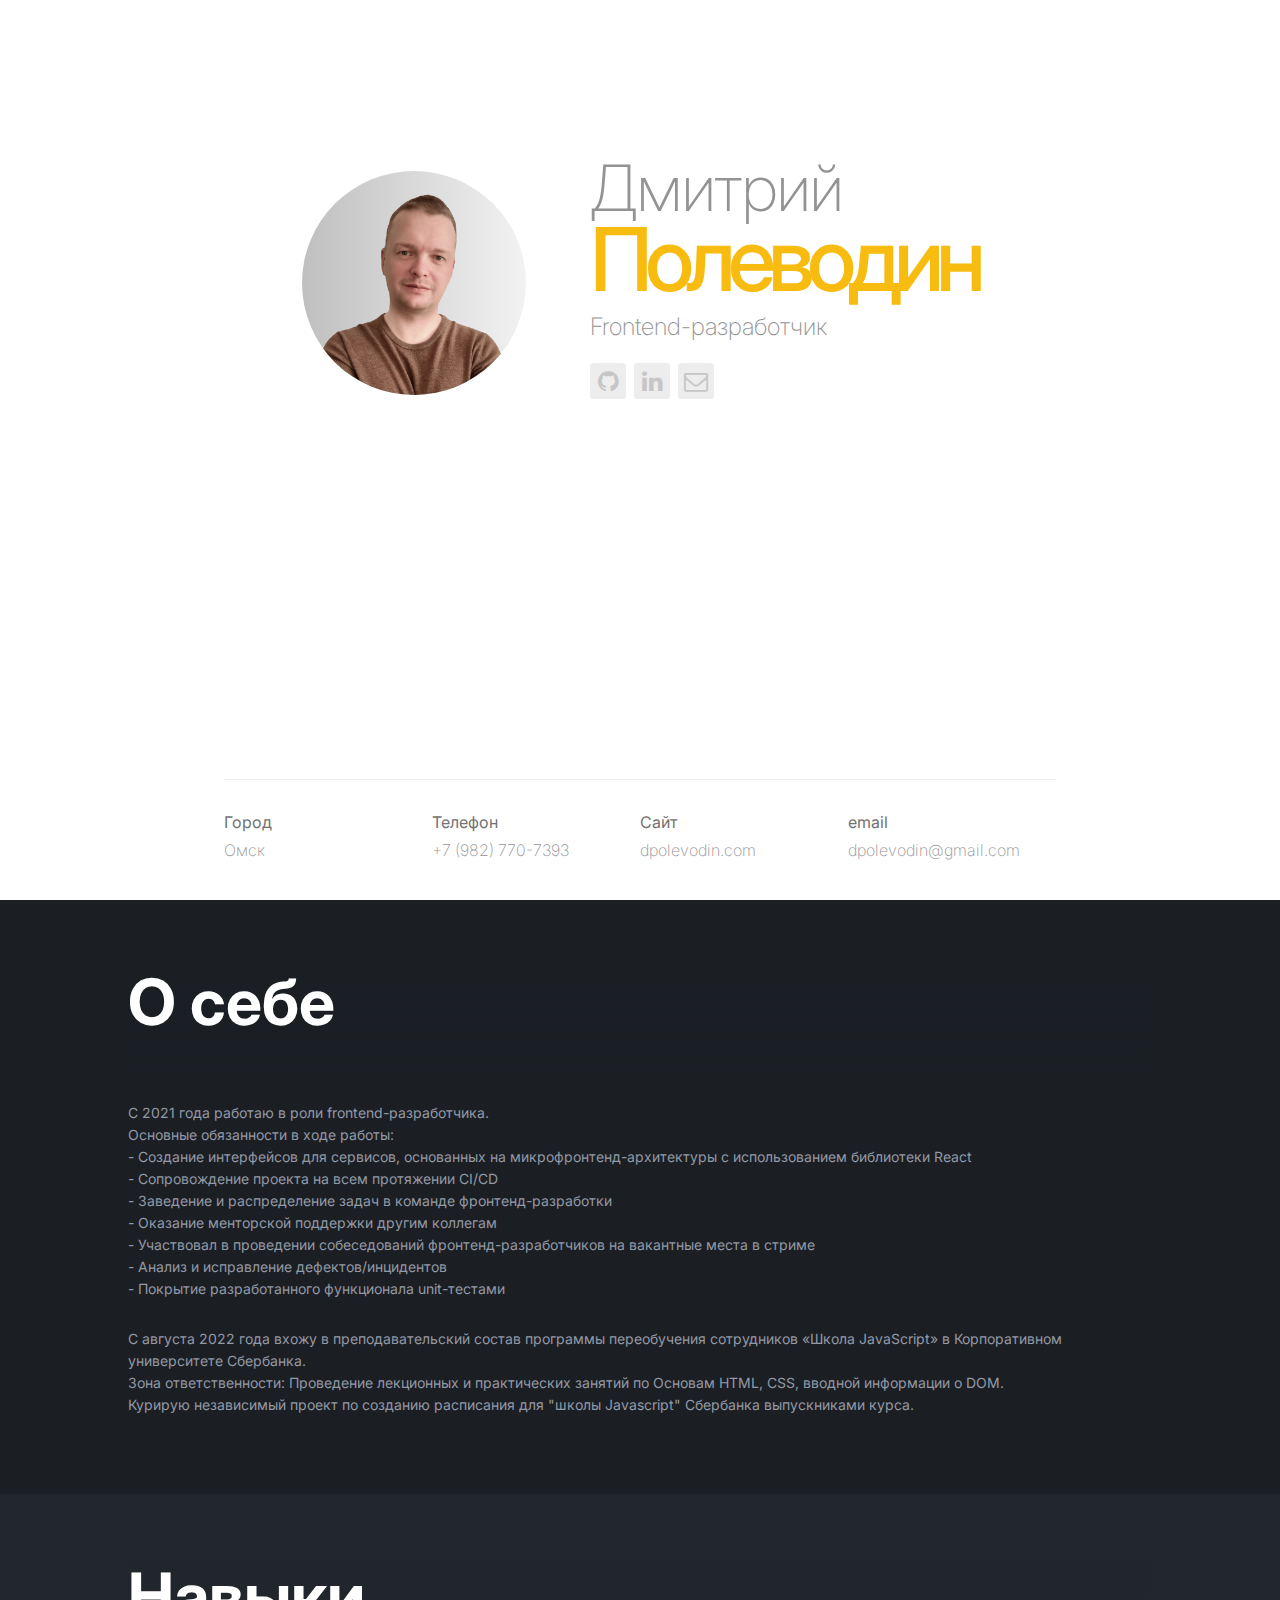
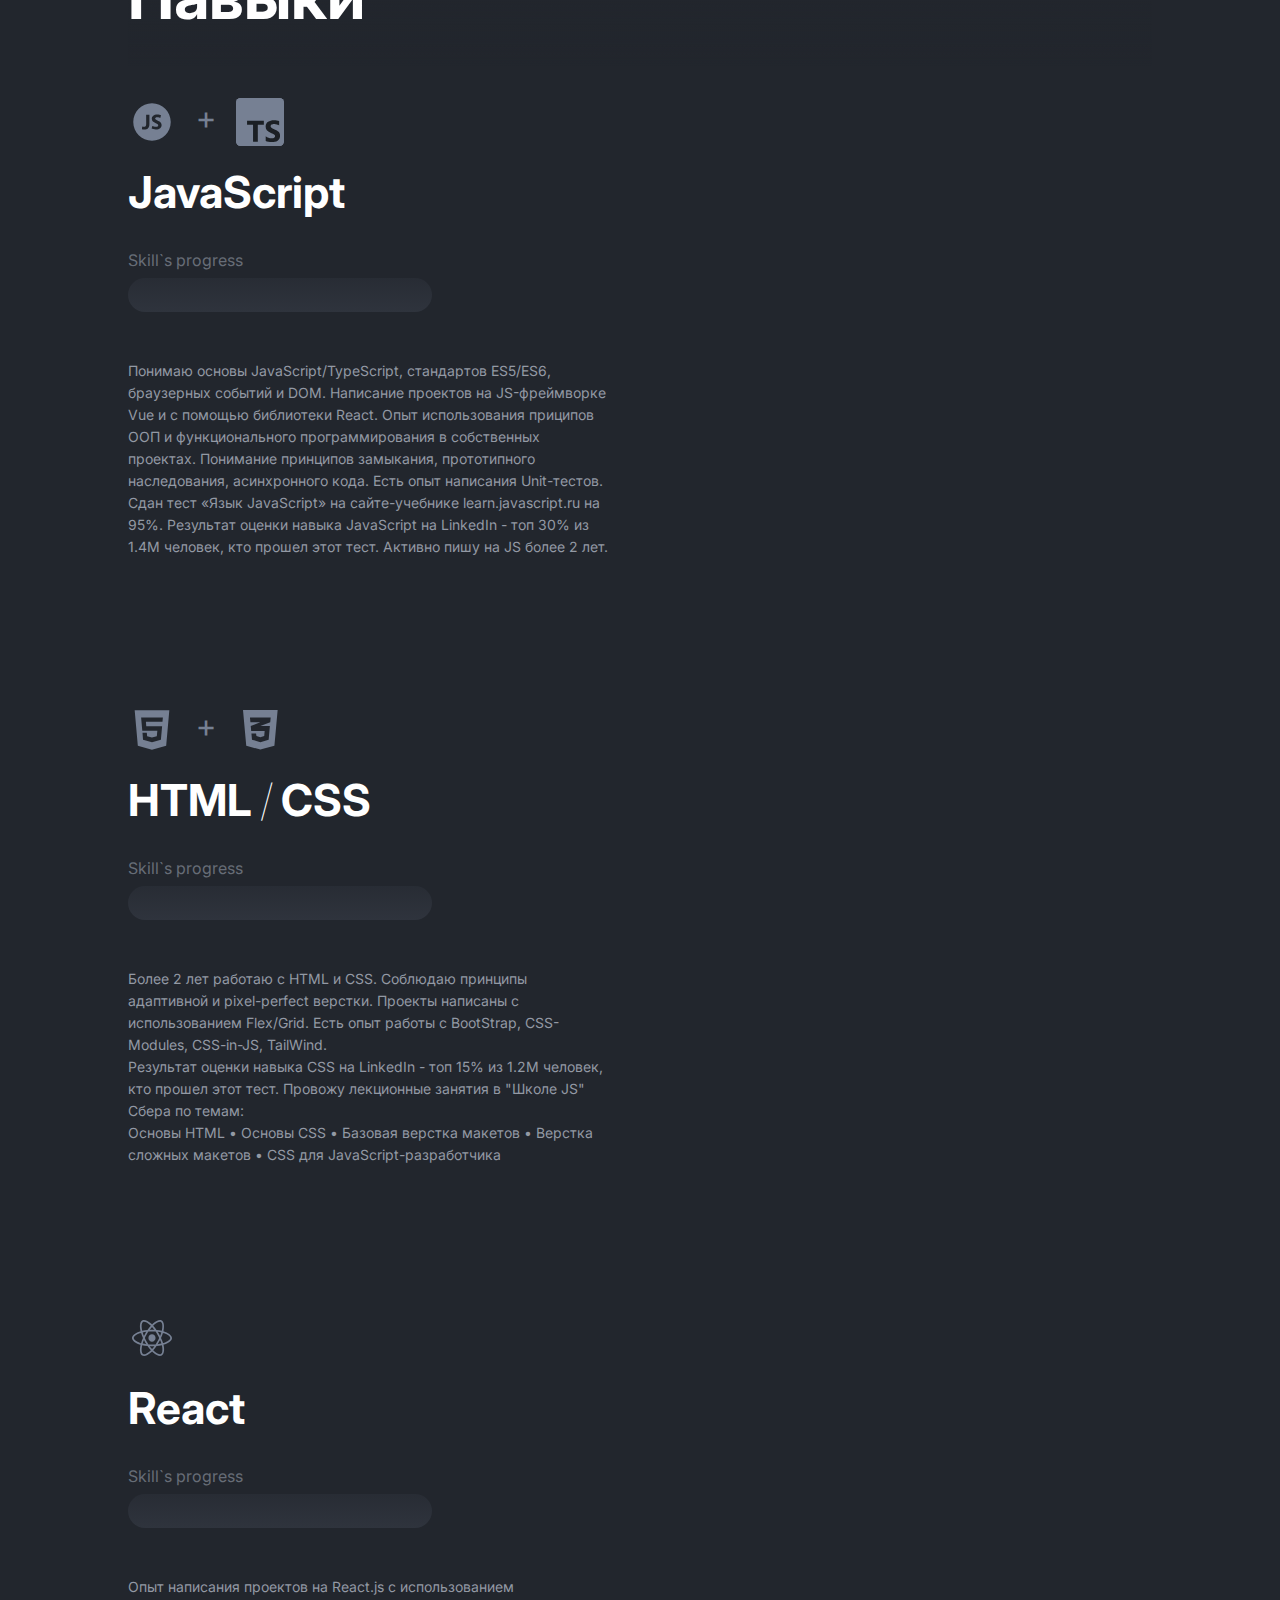
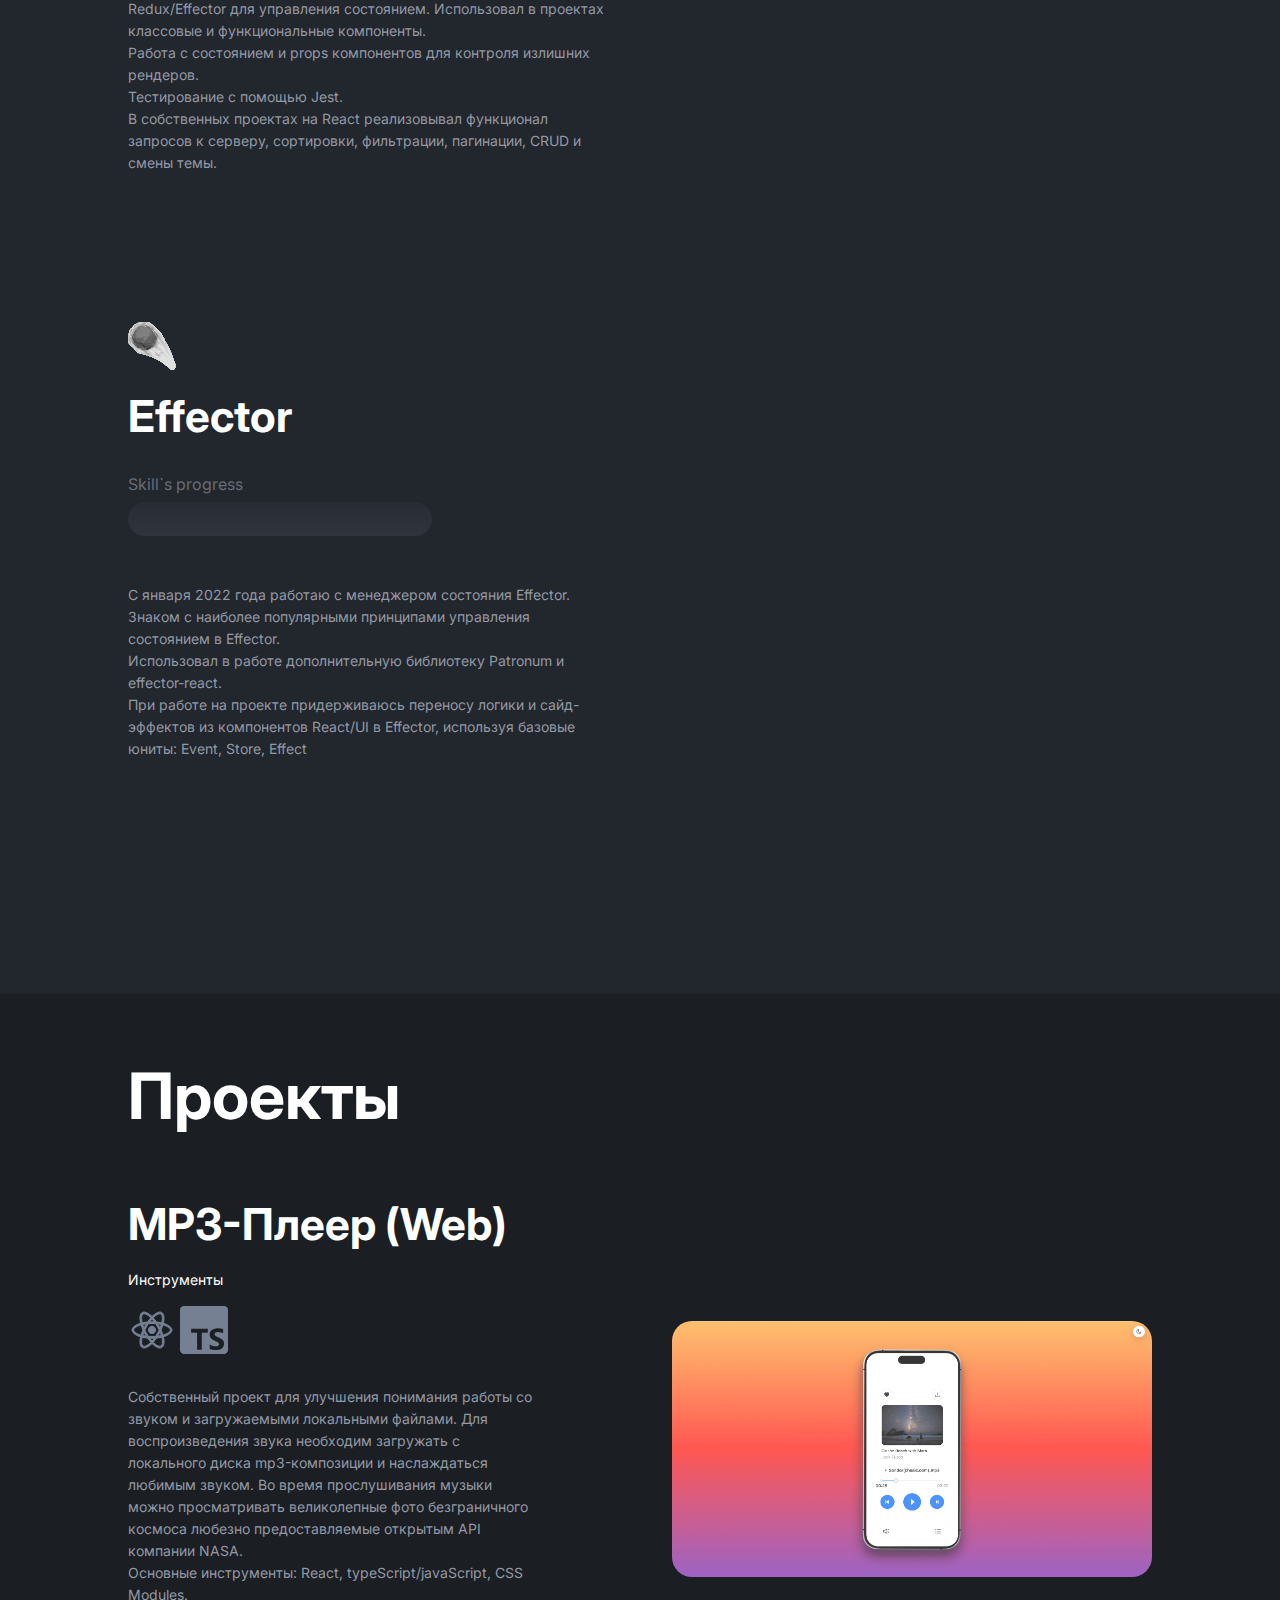
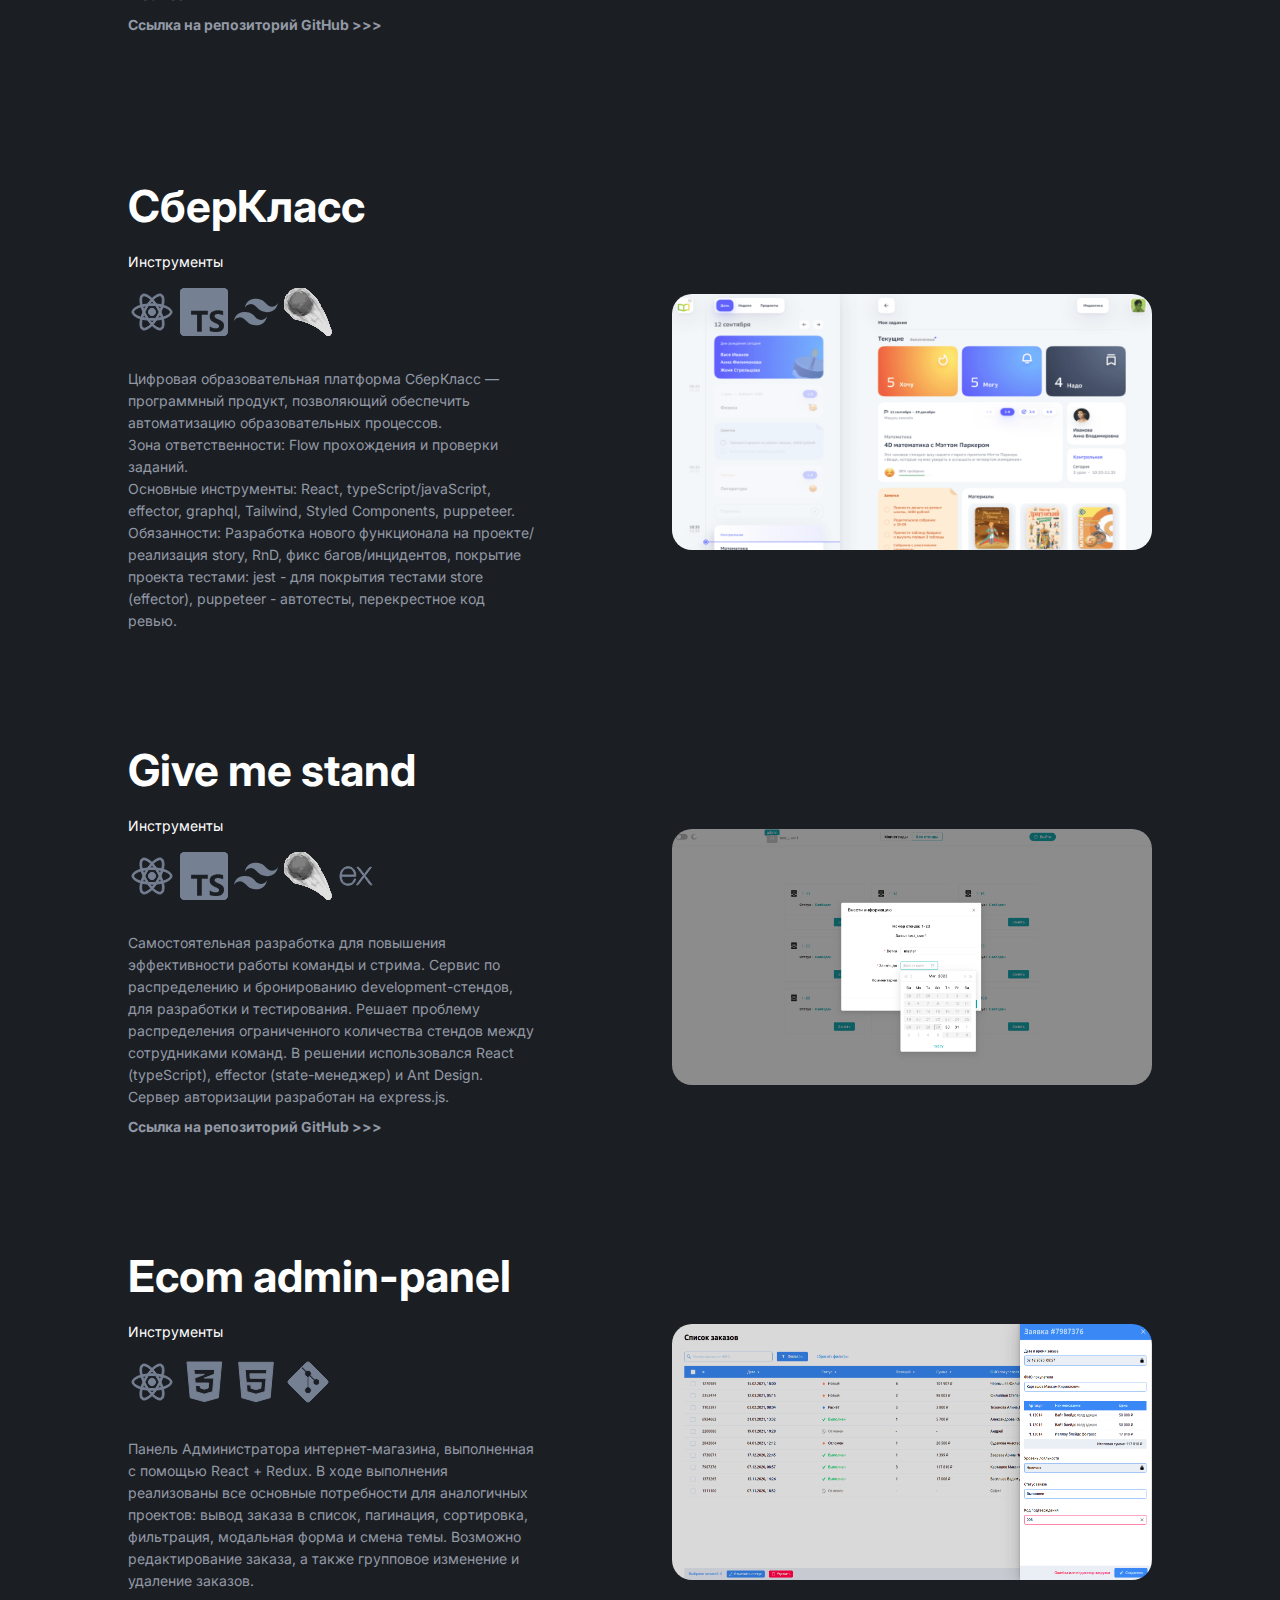
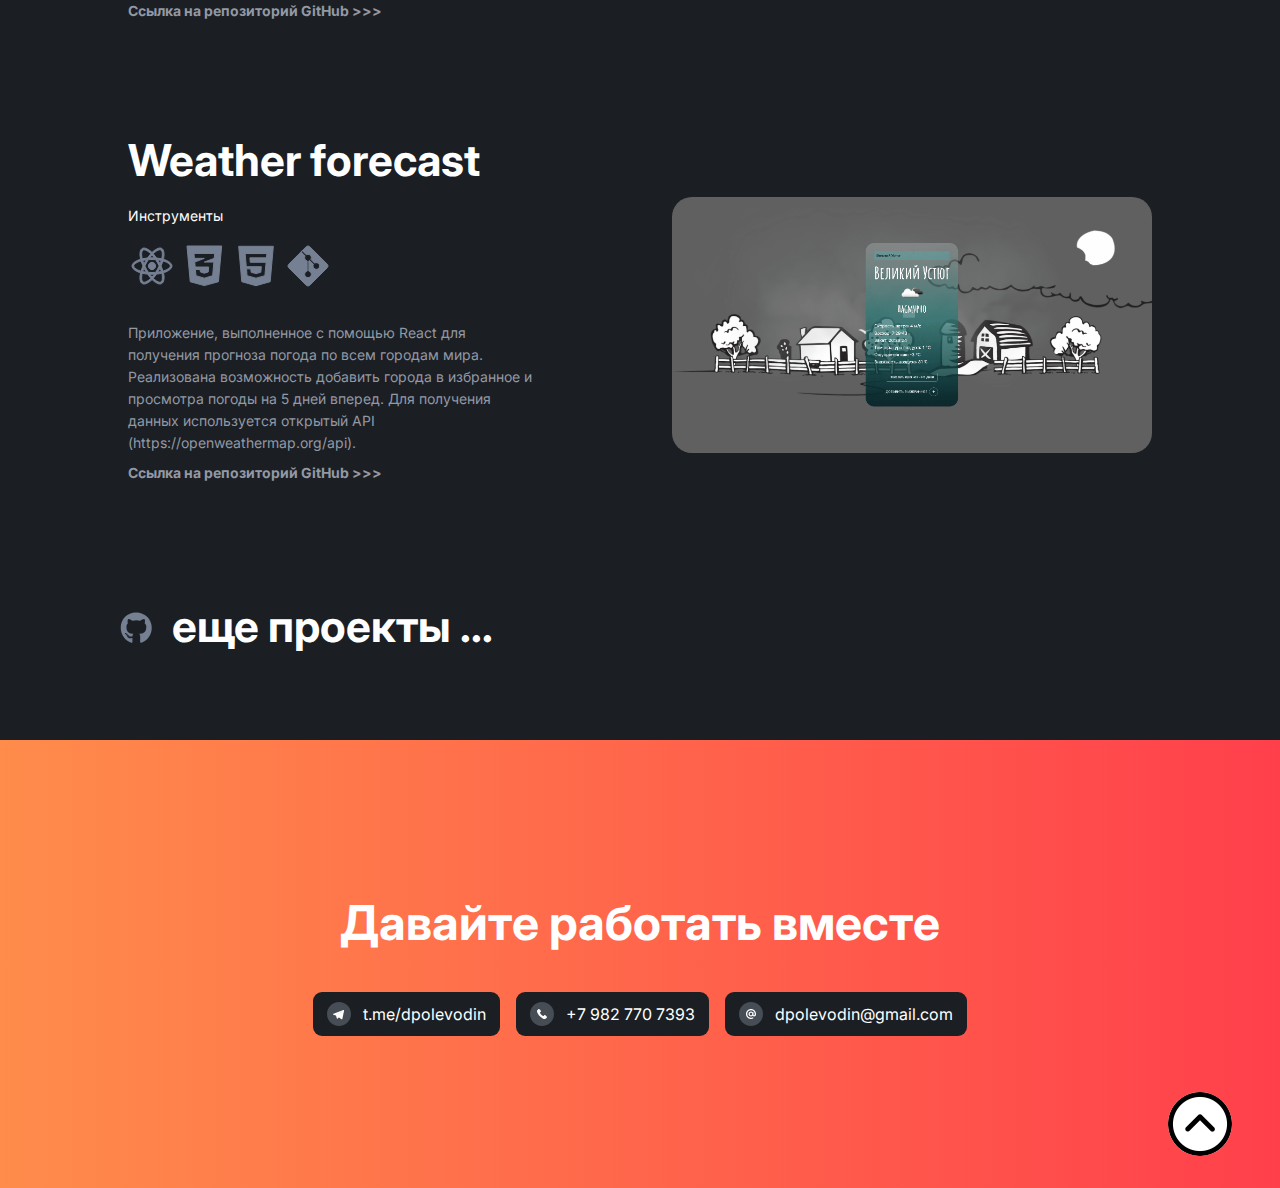
<file: index.html>
<!DOCTYPE html>
<html lang="en">
  <head>
    <meta charset="UTF-8" />
    <meta http-equiv="X-UA-Compatible" content="IE=edge" />
    <meta name="viewport" content="width=device-width, initial-scale=1.0" />
    <title>Dmitry Polevodin (Frontend-Разработчик)</title>
    <link rel="preconnect" href="https://fonts.googleapis.com" />
    <link rel="preconnect" href="https://fonts.gstatic.com" crossorigin />
    <link
      href="https://fonts.googleapis.com/css2?family=Inter:wght@100;200;300;400;500;600;700;800;900&display=swap"
      rel="stylesheet"
    />
    <link rel="stylesheet" href="./style.css" />
    <link
      rel="stylesheet"
      href="./font-awesome-4.7.0/css/font-awesome.min.css"
    />
    <link rel="icon" type="image/x-icon" href="/image/search.svg" />
  </head>
  <body>
    <div class="container">

      <div class="hero">
        <div class="hero__contact">
          <div class="hero__bio">
            <div class="hero__avatar">
              <img class="avatar" src="./image/avatar.png" alt="avatar" />
            </div>
            <div class="hero__contact-personal">
              <div class="hero__contact-name">Дмитрий</div>
              <div class="hero__contact-surname">Полеводин</div>
              <div class="hero__contact-role">
                Frontend-разработчик
              </div>
              <div class="hero__contact-social">
                <div class="hero__social-item">
                  <a
                    href="https://github.com/dpolevodin"
                    class="social-link"
                    target="_blank"
                  >
                    <i class="fa fa-github" aria-hidden="true"></i>
                  </a>
                </div>
                <div class="hero__social-item">
                  <a
                    href="https://www.linkedin.com/in/dmitry-polevodin-970940221/"
                    class="social-link"
                    target="_blank"
                  >
                    <i class="fa fa-linkedin" aria-hidden="true"></i>
                  </a>
                </div>
                <div class="hero__social-item">
                  <a
                    href="mailto:dpolevodin@gmail.com"
                    class="social-link"
                    target="_blank"
                  >
                    <i class="fa fa-envelope-o" aria-hidden="true"></i>
                  </a>
                </div>
              </div>
            </div>
          </div>

          <div class="hero__footer">
            <div class="hero__footer-content">
              <ul class="hero__foter-list">
                <li class="footer__item">Город</li>
                <li class="footer__item">Омск</li>
              </ul>
              <ul class="hero__foter-list">
                <li class="footer__item">Телефон</li>
                <li class="footer__item">+7 (982) 770-7393</li>
              </ul>
              <ul class="hero__foter-list">
                <li class="footer__item">Сайт</li>
                <li class="footer__item">
                  <a
                    class="footer__item-link"
                    href="https://dpolevodin.github.io/CV_Frontend/"
                    >dpolevodin.com</a
                  >
                </li>
              </ul>
              <ul class="hero__foter-list">
                <li class="footer__item">email</li>
                <li class="footer__item">dpolevodin@gmail.com</li>
              </ul>
            </div>
          </div>

        </div>
      </div>

      <div class="about">
        <div class="portfolio__container">
          <h2 class="portfolio__header">О себе</h2>
          <div class="portfolio__item">
            <div class="portfolio__item-content">
              <p>
                С 2021 года работаю в роли frontend-разработчика.
                <br> Основные обязанности в ходе работы:
                <br>- Создание интерфейсов для сервисов, основанных на микрофронтенд-архитектуры с использованием библиотеки React
                <br>- Сопровождение проекта на всем протяжении CI/CD 
                <br>- Заведение и распределение задач в команде фронтенд-разработки
                <br>- Оказание менторской поддержки другим коллегам
                <br>- Участвовал в проведении собеседований фронтенд-разработчиков на вакантные места в стриме
                <br>- Анализ и исправление дефектов/инцидентов
                <br>- Покрытие разработанного функционала unit-тестами
              <p>
                С августа 2022 года вхожу в преподавательский состав программы переобучения сотрудников «Школа JavaScript» в Корпоративном университете Сбербанка.
                <br>Зона ответственности: Проведение лекционных и практических занятий по Основам HTML, CSS, вводной информации о DOM.
                <br>Курирую независимый проект по созданию расписания для "школы Javascript" Сбербанка выпускниками курса.
              </p>
            </div>
          </div>
        </div>
      </div>

      <div class="skills">
        <div class="skills__container">
          <h2 class="skills__header">Навыки</h2>
          <div class="skills__item">
            <div class="skills__icon-wrapper skills__icon-wrapper_spacing">
              <svg class="skills__icon">
                <use xlink:href="#js"></use>
              </svg>
              <span class="skills__icon-text">+</span>
              <svg class="skills__icon">
                <use xlink:href="#typescript"></use>
              </svg>
            </div>
            <h3 class="skills__item-header">JavaScript</h3>
            <span class="skills__item-text">Skill`s progress</span>
            <div class="skills__progressbar-wrapper">
              <div class="skills__progressbar"></div>
            </div>
            <div class="skills__item-content">
              Понимаю основы JavaScript/TypeScript, стандартов ES5/ES6, браузерных событий
              и DOM. Написание проектов на JS-фреймворке Vue и с помощью
              библиотеки React. Опыт использования приципов ООП и
              функционального программирования в собственных проектах. Понимание
              принципов замыкания, прототипного наследования, асинхронного кода.
              Есть опыт написания Unit-тестов. Сдан тест «Язык JavaScript» на
              сайте-учебнике learn.javascript.ru на 95%. Результат оценки навыка
              JavaScript на LinkedIn - топ 30% из 1.4M человек, кто прошел этот
              тест. Активно пишу на JS более 2 лет.
            </div>
          </div>

          <div class="skills__item">
            <div class="skills__icon-wrapper">
              <svg class="skills__icon">
                <use xlink:href="#html"></use>
              </svg>
              <span class="skills__icon-text">+</span>
              <svg class="skills__icon">
                <use xlink:href="#css"></use>
              </svg>
            </div>
            <h3 class="skills__item-header">
              HTML
              <span class="skills__item-header skills__item-header_light"
                >/</span
              >
              CSS
            </h3>
            <span class="skills__item-text">Skill`s progress</span>
            <div class="skills__progressbar-wrapper">
              <div class="skills__progressbar"></div>
            </div>
            <div class="skills__item-content">
              Более 2 лет работаю с HTML и CSS. Соблюдаю принципы адаптивной и
              pixel-perfect верстки. Проекты написаны с использованием Flex/Grid.
              Есть опыт работы с BootStrap, CSS-Modules, CSS-in-JS, TailWind.
              <br>Результат оценки навыка CSS на LinkedIn - топ 15% из 1.2M человек, кто прошел этот
              тест. Провожу лекционные занятия в "Школе JS" Сбера по темам: <br>Основы HTML • Основы CSS • Базовая верстка макетов • Верстка сложных макетов • CSS для JavaScript-разработчика
            </div>
          </div>

          <div class="skills__item">
            <svg class="skills__icon">
              <use xlink:href="#react"></use>
            </svg>
            <h3 class="skills__item-header">React</h3>
            <span class="skills__item-text">Skill`s progress</span>
            <div class="skills__progressbar-wrapper">
              <div class="skills__progressbar"></div>
            </div>
            <div class="skills__item-content">
              Опыт написания проектов на React.js с использованием Redux/Effector для управления состоянием.
              Использовал в проектах классовые и функциональные компоненты.
              <br>Работа с состоянием и props компонентов для контроля излишних рендеров.
              <br>Тестирование с помощью Jest.
              <br>В собственных проектах на React реализовывал функционал запросов к серверу, сортировки, фильтрации, пагинации, CRUD и смены темы.
            </div>
          </div>

          <div class="skills__item">
            <svg class="skills__icon portfolio__icon_grey">
              <use xlink:href="#effector"></use>
            </svg>
            <h3 class="skills__item-header">Effector</h3>
            <span class="skills__item-text">Skill`s progress</span>
            <div class="skills__progressbar-wrapper">
              <div class="skills__progressbar"></div>
            </div>
            <div class="skills__item-content">
              C января 2022 года работаю с менеджером состояния Effector.
              Знаком с наиболее популярными принципами управления состоянием в Effector.
              <br>Использовал в работе дополнительную библиотеку Patronum и effector-react.
              <br>При работе на проекте придерживаюсь переносу логики и сайд-эффектов из компонентов React/UI в Effector, используя базовые юниты: Event, Store, Effect
            </div>
          </div>
        </div>
      </div>

      <div class="portfolio">
        <div class="portfolio__container">
          <h2 class="portfolio__header">Проекты</h2>

          <div class="portfolio__item">
            <div class="portfolio__item-column">
              <h3 class="portfolio__item-header">MP3-Плеер (Web)</h3>
              <span class="portfolio__item-text">Инструменты</span>
              <div class="portfolio__icon-wrapper">
                <svg class="portfolio__icon">
                  <use xlink:href="#react"></use>
                </svg>
                <svg class="portfolio__icon">
                  <use xlink:href="#typescript"></use>
                </svg>
              </div>
              <div class="portfolio__item-content portfolio__item-content_without-link">
                Собственный проект для улучшения понимания работы со звуком и загружаемыми локальными файлами.
                Для воспроизведения звука необходим загружать с локального диска mp3-композиции и наслаждаться любимым звуком.
                Во время прослушивания музыки можно просматривать великолепные фото безграничного космоса любезно предоставляемые
                открытым API компании NASA.
                <br>Основные инструменты: React, typeScript/javaScript, CSS Modules.
                </a>
                <a
                        class="portfolio__item-link"
                        href="https://github.com/dpolevodin/web-player"
                        target="_blank"
                >Ссылка на репозиторий GitHub >>>
              </a>
              </div>
            </div>
            <div class="portfolio__item-column">
              <img class="portfolio__image" src="./image/wplayer.png" />
              <div class="portfolio__image">
                <a
                        class="portfolio__link"
                        href="https://dpolevodin.github.io/web-player/"
                        target="_blank"
                >
                  <button class="portfolio__button">
                    <span class="portfolio__button-text">
                      Посмотреть проект
                    </span>
                    <svg class="portfolio__icon">
                      <use xlink:href="#arrow"></use>
                    </svg>
                  </button>
                </a>
              </div>
            </div>
          </div>

          <div class="portfolio__item">
            <div class="portfolio__item-column">
              <h3 class="portfolio__item-header">СберКласс</h3>
              <span class="portfolio__item-text">Инструменты</span>
              <div class="portfolio__icon-wrapper">
                <svg class="portfolio__icon">
                  <use xlink:href="#react"></use>
                </svg>
                <svg class="portfolio__icon">
                  <use xlink:href="#typescript"></use>
                </svg>
                <svg class="portfolio__icon">
                  <use xlink:href="#tailwind"></use>
                </svg>
                <svg class="portfolio__icon portfolio__icon_grey">
                  <use xlink:href="#effector"></use>
                </svg>
              </div>
              <div class="portfolio__item-content portfolio__item-content_without-link">
                Цифровая образовательная платформа СберКласс — программный продукт,
                позволяющий обеспечить автоматизацию образовательных процессов.
                <br>Зона ответственности: Flow прохождения и проверки заданий.
                <br>Основные инструменты: React, typeScript/javaScript, effector, graphql, Tailwind, Styled Components, puppeteer.
                <br>Обязанности: Разработка нового функционала на проекте/реализация story,
                RnD, фикс багов/инцидентов, покрытие проекта тестами:
                jest - для покрытия тестами store (effector), puppeteer - автотесты, перекрестное код ревью.
                </a>
              </div>
            </div>
            <div class="portfolio__item-column">
              <img class="portfolio__image" src="./image/sberclass.png" />
              <div class="portfolio__image">
                <a
                        class="portfolio__link"
                        href="https://sberclass.ru/"
                        target="_blank"
                >
                  <button class="portfolio__button">
                    <span class="portfolio__button-text">
                      Посмотреть проект
                    </span>
                    <svg class="portfolio__icon">
                      <use xlink:href="#arrow"></use>
                    </svg>
                  </button>
                </a>
              </div>
            </div>
          </div>

          <div class="portfolio__item">
            <div class="portfolio__item-column">
              <h3 class="portfolio__item-header">Give me stand</h3>
              <span class="portfolio__item-text">Инструменты</span>
              <div class="portfolio__icon-wrapper">
                <svg class="portfolio__icon">
                  <use xlink:href="#react"></use>
                </svg>
                <svg class="portfolio__icon">
                  <use xlink:href="#typescript"></use>
                </svg>
                <svg class="portfolio__icon">
                  <use xlink:href="#tailwind"></use>
                </svg>
                <svg class="portfolio__icon portfolio__icon_grey">
                  <use xlink:href="#effector"></use>
                </svg>
                <svg class="portfolio__icon">
                  <use xlink:href="#express"></use>
                </svg>
              </div>
              <div class="portfolio__item-content">
                Самостоятельная разработка для повышения эффективности работы команды и стрима. Сервис по распределению и бронированию
                development-стендов, для разработки и тестирования.
                Решает проблему распределения ограниченного количества стендов между сотрудниками команд.
                В решении использовался React (typeScript), effector (state-менеджер) и Ant Design.
                Сервер авторизации разработан на express.js.
                <a
                        class="portfolio__item-link"
                        href="https://github.com/dpolevodin/GiveMeStand"
                        target="_blank"
                >Ссылка на репозиторий GitHub >>>
                </a>
              </div>
            </div>
            <div class="portfolio__item-column">
              <img class="portfolio__image" src="./image/gms_main.png" />
              <div class="portfolio__image">
                <a
                        class="portfolio__link"
                        href="https://study-process.github.io/give-me-stand/"
                        target="_blank"
                >
                  <button class="portfolio__button">
                    <span class="portfolio__button-text">
                      Посмотреть проект
                    </span>
                    <svg class="portfolio__icon">
                      <use xlink:href="#arrow"></use>
                    </svg>
                  </button>
                </a>
              </div>
            </div>
          </div>

          <div class="portfolio__item">
            <div class="portfolio__item-column">
              <h3 class="portfolio__item-header">Ecom admin-panel</h3>
              <span class="portfolio__item-text">Инструменты</span>
              <div class="portfolio__icon-wrapper">
                <svg class="portfolio__icon">
                  <use xlink:href="#react"></use>
                </svg>
                <svg class="portfolio__icon">
                  <use xlink:href="#css"></use>
                </svg>
                <svg class="portfolio__icon">
                  <use xlink:href="#html"></use>
                </svg>
                <svg class="portfolio__icon">
                  <use xlink:href="#git"></use>
                </svg>
              </div>
              <div class="portfolio__item-content">
                Панель Администратора интернет-магазина, выполненная с помощью
                React + Redux. В ходе выполнения реализованы все основные
                потребности для аналогичных проектов: вывод заказа в список,
                пагинация, сортировка, фильтрация, модальная форма и смена темы.
                Возможно редактирование заказа, а также групповое изменение и
                удаление заказов.
                <a
                  class="portfolio__item-link"
                  href="https://github.com/dpolevodin/admin-panel-app"
                  target="_blank"
                  >Ссылка на репозиторий GitHub >>>
                </a>
              </div>
            </div>
            <div class="portfolio__item-column">
              <img class="portfolio__image" src="./image/admin-panel.png" />
              <div class="portfolio__image">
                <a
                  class="portfolio__link"
                  href="https://dpolevodin.github.io/admin-panel-deploy/"
                  target="_blank"
                >
                  <button class="portfolio__button">
                    <span class="portfolio__button-text">
                      Посмотреть проект
                    </span>
                    <svg class="portfolio__icon">
                      <use xlink:href="#arrow"></use>
                    </svg>
                  </button>
                </a>
              </div>
            </div>
          </div>

          <div class="portfolio__item">
            <div class="portfolio__item-column">
              <h3 class="portfolio__item-header">Weather forecast</h3>
              <span class="portfolio__item-text">Инструменты</span>
              <div class="portfolio__icon-wrapper">
                <svg class="portfolio__icon">
                  <use xlink:href="#react"></use>
                </svg>
                <svg class="portfolio__icon">
                  <use xlink:href="#css"></use>
                </svg>
                <svg class="portfolio__icon">
                  <use xlink:href="#html"></use>
                </svg>
                <svg class="portfolio__icon">
                  <use xlink:href="#git"></use>
                </svg>
              </div>
              <div class="portfolio__item-content">
                Приложение, выполненное c помощью React для получения прогноза погода по всем городам мира.
                Реализована возможность добавить города в избранное и просмотра погоды на 5 дней вперед.
                Для получения данных используется открытый API
                (https://openweathermap.org/api).
                <a
                  class="portfolio__item-link"
                  href="https://github.com/dpolevodin/weatherApp"
                  target="_blank"
                  >Ссылка на репозиторий GitHub >>>
                </a>
              </div>
            </div>
            <div class="portfolio__item-column">
              <img class="portfolio__image" src="./image/forecast.png" />
              <div class="portfolio__image">
                <a
                  class="portfolio__link"
                  href="https://dpolevodin.github.io/weatherApp/"
                  target="_blank"
                >
                  <button class="portfolio__button">
                    <span class="portfolio__button-text">
                      Посмотреть проект
                    </span>
                    <svg class="portfolio__icon">
                      <use xlink:href="#arrow"></use>
                    </svg>
                  </button>
                </a>
              </div>
            </div>
          </div>

          <a
            class="portfolio__link portfolio__item portfolio__item_more"
            href="https://github.com/dpolevodin?tab=repositories"
            target="_blank"
          >
            <svg class="portfolio__icon">
              <use xlink:href="#github"></use>
            </svg>
            <h3 class="portfolio__item-header">еще проекты ...</h3>
          </a>
        </div>
      </div>

      <div class="main-footer">
        <a class="main-footer__link main-footer__link_absolute" href="#"></a>
        <div class="main-footer__text">Давайте работать вместе</div>

        <div class="main-footer__item-wrapper">
          <a
            class="main-footer__link"
            href="https://t.me/dpolevodin"
            target="_blank"
          >
            <div class="main-footer__item">
              <svg class="main-footer__icon">
                <use xlink:href="#telegramm"></use>
              </svg>
              <span class="main-footer__item-text">t.me/dpolevodin</span>
            </div>
          </a>

          <a class="main-footer__link" href="tel:+79827707393">
            <div class="main-footer__item">
              <svg class="main-footer__icon">
                <use xlink:href="#phone"></use>
              </svg>
              <span class="main-footer__item-text">+7 982 770 7393</span>
            </div>
          </a>

          <a class="main-footer__link" href="mailto:dpolevodin@gmail.com">
            <div class="main-footer__item">
              <svg class="main-footer__icon">
                <use xlink:href="#email"></use>
              </svg>
              <span class="main-footer__item-text">dpolevodin@gmail.com</span>
            </div>
          </a>
        </div>
      </div>
    </div>

    <svg
      class="svg"
      version="1.1"
      xmlns="http://www.w3.org/2000/svg"
      xmlns:xlink="http://www.w3.org/1999/xlink"
    >
      <symbol id="js" view-box="0 0 48 48">
        <path
          fill-rule="evenodd"
          clip-rule="evenodd"
          d="M42.75 24C42.75 34.3553 34.3553 42.75 24 42.75C13.6447 42.75 5.25 34.3553 5.25 24C5.25 13.6447 13.6447 5.25 24 5.25C34.3553 5.25 42.75 13.6447 42.75 24ZM27.9375 28.8C26.55 28.8 25.1625 28.35 24.3 27.9L23.625 30.6C24.45 31.05 26.1 31.5 27.75 31.5C31.7625 31.5 33.6 29.4375 33.6 27C33.6 24.9375 32.4 23.5875 29.85 22.65C27.9375 21.9375 27.15 21.525 27.15 20.5875C27.15 19.875 27.825 19.2 29.25 19.2C30.6375 19.2 31.6875 19.6125 32.25 19.875L33 17.25C32.1375 16.8375 30.9375 16.5 29.2875 16.5C25.875 16.5 23.775 18.375 23.775 20.8125C23.775 22.95 25.3875 24.3 27.7875 25.1625C29.55 25.7625 30.225 26.2875 30.225 27.1875C30.225 28.1625 29.4375 28.8 27.9375 28.8ZM21.4125 16.725H18.15L18.1875 25.9125C18.1875 28.125 17.325 28.7625 15.9375 28.7625C15.3 28.7625 14.7 28.65 14.25 28.5L13.875 31.1625C14.5125 31.3875 15.4875 31.5 16.275 31.5C19.425 31.5 21.4125 30.0375 21.4125 25.9125V16.725Z"
        />
      </symbol>

      <symbol id="html" view-box="0 0 48 48">
        <path
          d="M6.67468 4.3125L9.82506 39.7012L23.9507 43.6875L38.1749 39.7012L41.3252 4.3125H6.67468ZM34.4831 15.8541H17.8973L18.2657 20.309H34.1148L32.8832 33.6957L24.0486 36.1323V36.1574H23.9507L15.0417 33.6957L14.5003 26.8543H18.8071L19.1267 30.3L23.9507 31.6044L28.7982 30.3L29.3402 24.6894H14.2792L13.1228 11.5479H34.8772L34.4831 15.8541Z"
        />
      </symbol>

      <symbol id="git" view-box="0 0 48 48">
        <path
          d="M43.2676 22.2192L43.2692 22.22C43.7396 22.6932 44 23.321 44 23.9879C44 24.6556 43.7396 25.2842 43.2676 25.7565L25.7676 43.2671C25.2972 43.7394 24.6689 44 24 44C23.3311 44 22.7028 43.7394 22.2308 43.2663L4.73242 25.7565C4.26042 25.2842 4 24.6556 4 23.9879C4 23.321 4.26042 22.6932 4.73079 22.22L17.0493 9.89467L21.1388 13.9846C20.8462 14.4802 20.6667 15.0506 20.6667 15.6668C20.6667 17.2156 21.7334 18.5091 23.1667 18.8817V29.1185C21.7334 29.4911 20.6667 30.7845 20.6667 32.3334C20.6667 34.1718 22.1624 35.6667 24 35.6667C25.8376 35.6667 27.3333 34.1718 27.3333 32.3334C27.3333 30.7845 26.2666 29.4911 24.8333 29.1185V18.8817C25.1279 18.8051 25.4042 18.6886 25.6615 18.5392L29.4609 22.3386C29.1756 22.8297 29 23.3923 29 24.0001C29 25.8385 30.4958 27.3334 32.3333 27.3334C34.1709 27.3334 35.6667 25.8385 35.6667 24.0001C35.6667 22.1617 34.1709 20.6667 32.3333 20.6667C31.7085 20.6667 31.13 20.8502 30.6296 21.1506L26.8495 17.3704C27.1498 16.8702 27.3333 16.2917 27.3333 15.6668C27.3333 13.8284 25.8376 12.3334 24 12.3334C23.3835 12.3334 22.8129 12.5131 22.317 12.806L18.2274 8.71598L17.0493 9.89467L22.2324 4.70867C23.1732 3.76405 24.8252 3.76323 25.7692 4.70948L43.2676 22.2192Z"
        />
      </symbol>

      <symbol id="css" view-box="0 0 48 48">
        <path
          fill-rule="evenodd"
          clip-rule="evenodd"
          d="M24.325 43.5972L38.4018 39.7476L41.65 4H7L10.2482 39.7476L24.325 43.5972ZM13.9382 11.4245H34.6722L34.223 16.3741L24.3559 20.074H33.8753L32.6491 33.6806L24.3238 36.1603L15.9861 33.6818L15.4181 27.5108H20.0336L20.4395 29.9658L24.3238 31.2107L28.2315 29.9856L28.6572 25.036H15.1904L14.7338 20.074L24.3238 16.3741H14.4245L13.9382 11.4245Z"
        />
      </symbol>

      <symbol id="vue" width="48" height="48" viewBox="0 0 128 128">
        <path
          fill="#35495e"
          d="m7.9411 0.0000076294 43.668 0.13898 12.525 21.385 12.525-21.385 43.401-0.13832-55.915 96.464zm111.23 0.55835-21.346 0.0183-33.698 57.856-33.681-57.859-21.679-0.01694 55.368 94.501zm-22.028-0.007-19.924 0.14687l-13.085 21.928-13.084-21.928-19.966-0.14669 33.05 56.479z"
        />
        <path
          style="
            block-progression: tb;
            isolation: auto;
            mix-blend-mode: normal;
            text-decoration-color: #000;
            text-decoration-line: none;
            text-decoration-style: solid;
            text-indent: 0;
            text-transform: none;
          "
          fill="#35495e"
          d="m31.393 97.211c-0.37519 0-0.74768 0.10771-1.0723 0.32226-0.32458 0.21456-0.62305 0.58536-0.62305 1.0586 0 0.06291-0.03496 0.20157 0.08594 0.44336l-0.03125-0.07617 6.5723 21.318c0.11667 0.3967 0.39457 0.70095 0.70898 0.875 0.31442 0.17406 0.66012 0.24024 0.99609 0.24024 0.7143 0 1.497-0.3415 1.7363-1.1074l6.5645-21.398v-0.07422c0 0.10376 0.03125 0.04012 0.03125-0.18945 0-0.48079-0.30694-0.83519-0.63672-1.0586-0.32978-0.2234-0.71765-0.35352-1.1211-0.35352-0.4975 0-1.0681 0.30187-1.2598 0.87695l-0.0039 0.0059-5.3125 17.729-5.333-17.705c-0.07809-0.31236-0.28651-0.57323-0.53125-0.71875s-0.51332-0.19531-0.77148-0.19531zm52.337 1.101c-1.0397 0-1.916 0.79407-1.916 1.7891 0 0.995 0.86302 1.8203 1.916 1.8203 1.0326 0 1.8516-0.84047 1.8516-1.8203 0-0.97984-0.8328-1.7891-1.8516-1.7891zm-15.408 6.8242c-3.5692 0-6.5078 2.8551-6.5078 6.2871v3.5234c0 1.9229 0.76639 3.5715 2.0664 4.709s3.1132 1.7676 5.1953 1.7676c1.5378 0 2.7923-0.34543 3.6875-0.8125 0.44762-0.23354 0.80753-0.49644 1.0723-0.78125 0.26473-0.28482 0.45898-0.59579 0.45898-0.98242 0-0.35539-0.13905-0.66357-0.36133-0.94141-0.22227-0.27784-0.56999-0.5332-1.0195-0.5332-0.32451 0-0.57511 0.13581-0.79297 0.26953s-0.42424 0.28325-0.67188 0.42578c-0.49528 0.28505-1.1506 0.5625-2.3086 0.5625-1.2892 0-2.3674-0.36804-3.1094-0.98633-0.74195-0.61829-1.1719-1.4787-1.1719-2.6035v-0.66407h6.6074c0.70333 0 1.4838 0.002 2.1562-0.42773 0.67246-0.42934 1.0801-1.2839 1.0801-2.5879 0-3.6108-3.0111-6.2246-6.3809-6.2246zm24.793 0c-1.8981 0-3.2921 0.61316-4.1875 1.5352-0.8954 0.92199-1.2812 2.1211-1.2812 3.2422 0 1.4293 0.57601 2.4512 1.4023 3.1074 0.82633 0.65627 1.857 0.98735 2.8379 1.2832 0.98088 0.29585 1.9198 0.5593 2.5527 0.94922 0.63292 0.38991 0.97461 0.81598 0.97461 1.707 0 0.47918-0.14467 0.86143-0.53516 1.1738-0.39049 0.31239-1.0803 0.55859-2.2031 0.55859-1.3283 0-2.0744-0.32958-2.6152-0.66406-0.27044-0.16725-0.48779-0.33991-0.71094-0.49414-0.22315-0.15424-0.47515-0.32032-0.82617-0.32032-0.42239 0-0.73368 0.26044-0.92383 0.53125-0.19014 0.27082-0.29883 0.57946-0.29883 0.91211 0 0.4109 0.19929 0.77261 0.48438 1.0879 0.28508 0.31529 0.67032 0.59607 1.1445 0.8418 0.94843 0.49146 2.2558 0.83594 3.8086 0.83594 1.6858 0 3.0713-0.41202 4.0508-1.209 0.97951-0.79696 1.5137-1.9827 1.5137-3.3496 0-1.5447-0.56211-2.6515-1.3887-3.3848-0.82656-0.73324-1.8702-1.113-2.8652-1.418-0.99501-0.30492-1.9542-0.54141-2.5977-0.87695-0.64342-0.33555-0.94922-0.65011-0.94922-1.3652 0-0.38766 0.15545-0.8738 0.54883-1.2578 0.39337-0.38401 1.0333-0.69531 2.0957-0.69531 0.84877 0 1.4816 0.19603 1.9863 0.40234 0.25236 0.10315 0.47033 0.20926 0.67774 0.29883 0.2074 0.0896 0.39828 0.17969 0.66992 0.17969 0.49121 0 0.82749-0.32621 1.0293-0.62891 0.2018-0.3027 0.32031-0.60175 0.32031-0.94141 0-0.42482-0.26554-0.72728-0.56055-0.95507-0.29501-0.2278-0.6657-0.41084-1.0957-0.56836-0.86001-0.31505-1.9575-0.51758-3.0586-0.51758zm-44.957 0.18945c-0.82568 0-1.5391 0.51883-1.5391 1.2852v8.3984c0 3.4 2.8915 6.4141 6.4766 6.4141 3.5244 0 6.4766-2.9788 6.4766-6.4141v-8.4297c0-0.38393-0.20992-0.71594-0.48828-0.92774-0.27836-0.21179-0.63265-0.32617-1.0176-0.32617-0.38493 0-0.74292 0.11292-1.0273 0.32031-0.28442 0.2074-0.51172 0.53685-0.51172 0.9336v8.4297c0 1.7931-1.5609 3.5254-3.4316 3.5254-1.9017 0-3.4316-1.763-3.4316-3.5254v-8.3984c0-0.39705-0.21764-0.70501-0.48828-0.92383s-0.62278-0.36133-1.0176-0.36133zm35.572 0c-0.38652 0-0.74569 0.0982-1.0293 0.3125-0.28361 0.21428-0.47852 0.56648-0.47852 0.94141v15.475c0 1.1617-0.07951 2.1375-0.33594 2.7305-0.25643 0.59299-0.56447 0.85937-1.4277 0.85937-0.75325 0-1.3809 0.65498-1.3809 1.4434 0 0.32731 0.10565 0.68667 0.37305 0.9668 0.26739 0.28012 0.68246 0.44531 1.1641 0.44531 1.6309 0 2.8759-0.72228 3.6191-1.8965 0.74322-1.1742 1.0332-2.7476 1.0332-4.5488v-15.475c0-0.39874-0.22792-0.74404-0.51758-0.94922s-0.64386-0.30469-1.0195-0.30469zm-15.439 2.5098c2.0482 0 3.4316 1.7155 3.4316 3.4629 0 0.19041-0.02067 0.3164-0.04102 0.375s-0.0203 0.0539-0.05078 0.0742c-0.06095 0.0406-0.37641 0.11914-0.98047 0.11914h-5.791v-0.69531c0-1.8288 1.5271-3.3359 3.4316-3.3359zm9.75 9.6309c-1.1085 0-1.9473 0.91714-1.9473 1.9785 0 1.0188 0.82643 1.9473 1.9473 1.9473 1.0604 0 1.9141-0.90073 1.9141-1.9473 0-1.087-0.86752-1.9785-1.9141-1.9785z"
        />
      </symbol>

      <symbol id="arrow" width="16" height="17" viewBox="0 0 16 17">
        <g clip-path="url(#clip0_2_657)">
          <path
            d="M9.15432 8.50243L4.67137 4.19264C4.54793 4.07425 4.48002 3.91597 4.48002 3.7472C4.48002 3.57833 4.54793 3.42014 4.67137 3.30157L5.06419 2.92412C5.18743 2.80537 5.35218 2.73999 5.52774 2.73999C5.7033 2.73999 5.86785 2.80536 5.99119 2.92412L11.3289 8.0553C11.4527 8.17425 11.5205 8.33318 11.52 8.50214C11.5205 8.67185 11.4528 8.8306 11.3289 8.94964L5.99616 14.0759C5.87282 14.1946 5.70827 14.26 5.53261 14.26C5.35705 14.26 5.1925 14.1946 5.06906 14.0759L4.67634 13.6984C4.42079 13.4527 4.42079 13.0528 4.67634 12.8073L9.15432 8.50243Z"
          />
        </g>
        <defs>
          <clipPath id="clip0_2_657">
            <rect
              width="16"
              height="16"
              fill="white"
              transform="translate(0 16.5) rotate(-90)"
            />
          </clipPath>
        </defs>
      </symbol>

      <symbol id="telegramm" viewBox="0 0 24 24">
        <path
          d="M12 24C18.6274 24 24 18.6274 24 12C24 5.37258 18.6274 0 12 0C5.37258 0 0 5.37258 0 12C0 18.6274 5.37258 24 12 24Z"
          fill="#474D55"
        />
        <path
          d="M10.178 16.7527C9.84705 16.7527 9.90332 16.6277 9.78916 16.3126L8.81602 13.11L16.307 8.66587"
          fill="white"
        />
        <path
          d="M10.178 16.7527C10.4334 16.7527 10.5462 16.6357 10.6888 16.4971L12.0508 15.1727L10.3518 14.1482"
          fill="white"
        />
        <path
          d="M10.3518 14.1482L14.4683 17.19C14.9381 17.4492 15.2771 17.3149 15.3941 16.7539L17.0698 8.85746C17.2413 8.16965 16.8076 7.85759 16.3581 8.06163L6.51861 11.8557C5.84697 12.1251 5.85098 12.4999 6.3962 12.6668L8.92125 13.455L14.767 9.76693C15.043 9.59958 15.2963 9.68947 15.0884 9.87402"
          fill="white"
        />
      </symbol>

      <symbol id="phone" viewBox="0 0 24 24">
        <path
          d="M12 24C18.6274 24 24 18.6274 24 12C24 5.37258 18.6274 0 12 0C5.37258 0 0 5.37258 0 12C0 18.6274 5.37258 24 12 24Z"
          fill="#474D55"
        />
        <path
          d="M15.4102 13.2557C15.0488 12.8989 14.5976 12.8989 14.2385 13.2557C13.9646 13.5273 13.6906 13.799 13.4213 14.0752C13.3476 14.1512 13.2855 14.1673 13.1957 14.1166C13.0185 14.0199 12.8297 13.9417 12.6593 13.8358C11.8652 13.3363 11.1999 12.6941 10.6106 11.9713C10.3182 11.6122 10.0581 11.2277 9.87627 10.795C9.83944 10.7075 9.84634 10.65 9.9177 10.5786C10.1916 10.3139 10.4587 10.0423 10.728 9.77063C11.1032 9.39312 11.1032 8.95115 10.7257 8.57134C10.5116 8.35496 10.2975 8.14318 10.0834 7.92681C9.86246 7.70582 9.64377 7.48254 9.42048 7.26386C9.05907 6.91167 8.60788 6.91167 8.24878 7.26616C7.97254 7.53778 7.70782 7.81631 7.42698 8.08333C7.16685 8.32964 7.03564 8.63119 7.00802 8.98338C6.96428 9.55655 7.1047 10.0975 7.30267 10.6246C7.70782 11.7157 8.32474 12.6848 9.07288 13.5734C10.0834 14.775 11.2897 15.7257 12.7008 16.4116C13.3361 16.7201 13.9945 16.9572 14.7104 16.9963C15.203 17.0239 15.6312 16.8996 15.9742 16.5152C16.209 16.2528 16.4737 16.0134 16.7223 15.7625C17.0906 15.3896 17.0929 14.9384 16.7269 14.5701C16.2895 14.1304 15.8499 13.6931 15.4102 13.2557Z"
          fill="white"
        />
      </symbol>

      <symbol id="email" view-box="0 0 24 24">
        <path
          d="M12 24C18.6274 24 24 18.6274 24 12C24 5.37258 18.6274 0 12 0C5.37258 0 0 5.37258 0 12C0 18.6274 5.37258 24 12 24Z"
          fill="#474D55"
        />
        <path
          d="M12 7C9.24304 7 7 9.24304 7 12C7 14.757 9.24304 17 12 17C12.8792 17 13.7438 16.7687 14.5006 16.3308L13.875 15.2486C13.308 15.5767 12.6595 15.75 12 15.75C9.93214 15.75 8.24999 14.0679 8.24999 12C8.24999 9.93214 9.93214 8.24999 12 8.24999C14.0679 8.24999 15.75 9.93214 15.75 12V12.5444C15.75 12.9534 15.4873 13.25 15.125 13.25C14.7804 13.25 14.5 12.9695 14.5 12.625V10.125H13.636C13.1963 9.74089 12.6283 9.49999 12 9.49999C10.6215 9.49999 9.49999 10.6215 9.49999 12C9.49999 13.3785 10.6215 14.5 12 14.5C12.6564 14.5 13.2499 14.2404 13.6965 13.8251C14.0407 14.2342 14.5498 14.5 15.125 14.5C16.1763 14.5 17 13.641 17 12.5444V12C17 9.24304 14.757 7 12 7ZM12 13.25C11.3106 13.25 10.75 12.6894 10.75 12C10.75 11.3106 11.3106 10.75 12 10.75C12.6894 10.75 13.25 11.3106 13.25 12C13.25 12.6894 12.6894 13.25 12 13.25Z"
          fill="white"
        />
      </symbol>

      <symbol id="react" view-box="0 0 16 16">
        <path
          d="M36.6719 17.6662C36.25 17.5216 35.8281 17.385 35.4062 17.2564C35.4766 16.9591 35.5391 16.6618 35.6016 16.3645C36.5625 11.5755 35.9297 7.72658 33.7969 6.45701C31.7422 5.24368 28.3906 6.50522 25 9.54256C24.6641 9.83986 24.3359 10.1532 24.0234 10.4666C23.8125 10.2577 23.5938 10.0488 23.375 9.8479C19.8203 6.60164 16.2578 5.23564 14.125 6.51325C12.0781 7.73462 11.4688 11.3585 12.3281 15.8904C12.4141 16.3404 12.5078 16.7823 12.6172 17.2323C12.1172 17.377 11.625 17.5377 11.1641 17.7064C6.99219 19.1929 4 21.5392 4 23.9659C4 26.4729 7.1875 28.9879 11.5234 30.5147C11.875 30.6352 12.2266 30.7557 12.5859 30.8602C12.4688 31.3423 12.3672 31.8164 12.2734 32.3065C11.4531 36.7661 12.0938 40.3016 14.1406 41.515C16.25 42.7685 19.7969 41.4828 23.25 38.3732C23.5234 38.1241 23.7969 37.8669 24.0703 37.5937C24.4141 37.9393 24.7734 38.2687 25.1328 38.5901C28.4766 41.5471 31.7812 42.7444 33.8203 41.531C35.9297 40.2775 36.6172 36.4768 35.7266 31.8485C35.6562 31.495 35.5781 31.1334 35.4922 30.7637C35.7422 30.6914 35.9844 30.6111 36.2266 30.5307C40.7344 28.996 44 26.5131 44 23.9659C44 21.5312 40.9219 19.1688 36.6719 17.6662ZM26.1016 10.8443C29.0078 8.24084 31.7188 7.22036 32.9531 7.95157C34.2734 8.73099 34.7812 11.8808 33.9531 16.019C33.8984 16.2922 33.8438 16.5574 33.7734 16.8225C32.0391 16.4208 30.2812 16.1315 28.5156 15.9708C27.5 14.4762 26.3906 13.0459 25.1875 11.704C25.4922 11.4067 25.7891 11.1255 26.1016 10.8443ZM17.0625 28.1362C17.4609 28.8353 17.8672 29.5343 18.2969 30.2173C17.0781 30.0807 15.8672 29.8799 14.6719 29.6147C15.0156 28.4576 15.4453 27.2604 15.9453 26.039C16.3047 26.7461 16.6719 27.4452 17.0625 28.1362ZM14.6953 18.4698C15.8203 18.2126 17.0156 18.0037 18.2578 17.843C17.8438 18.5099 17.4375 19.1929 17.0547 19.884C16.6719 20.567 16.2969 21.266 15.9453 21.9731C15.4531 20.7759 15.0391 19.6027 14.6953 18.4698ZM16.8359 24.0061C17.3516 22.8972 17.9141 21.8124 18.5078 20.7437C19.1016 19.675 19.7422 18.6385 20.4141 17.618C21.5859 17.5296 22.7812 17.4814 24 17.4814C25.2188 17.4814 26.4219 17.5296 27.5859 17.618C28.25 18.6305 28.8828 19.667 29.4844 20.7277C30.0859 21.7883 30.6484 22.8731 31.1797 23.9739C30.6562 25.0828 30.0937 26.1756 29.4922 27.2523C28.8984 28.321 28.2656 29.3576 27.6016 30.3861C26.4375 30.4745 25.2266 30.5147 24 30.5147C22.7734 30.5147 21.5859 30.4745 20.4375 30.4022C19.7578 29.3817 19.1172 28.3371 18.5156 27.2684C17.9141 26.1997 17.3594 25.1149 16.8359 24.0061ZM30.9453 28.1201C31.3438 27.413 31.7188 26.6979 32.0859 25.9747C32.5859 27.1398 33.0234 28.321 33.4062 29.5343C32.1953 29.8156 30.9688 30.0325 29.7344 30.1772C30.1562 29.5022 30.5547 28.8112 30.9453 28.1201ZM32.0703 21.9731C31.7031 21.266 31.3281 20.5589 30.9375 19.8679C30.5547 19.1849 30.1562 18.5099 29.7422 17.843C31 18.0037 32.2031 18.2207 33.3281 18.4858C32.9688 19.675 32.5469 20.8321 32.0703 21.9731ZM24.0156 12.9334C24.8359 13.8495 25.6094 14.8137 26.3281 15.8101C24.7812 15.7378 23.2266 15.7378 21.6797 15.8101C22.4453 14.7735 23.2344 13.8093 24.0156 12.9334ZM14.9531 8.00782C16.2656 7.22036 19.1797 8.3453 22.25 11.1416C22.4453 11.3184 22.6406 11.5112 22.8438 11.704C21.6328 13.0459 20.5156 14.4762 19.4922 15.9708C17.7266 16.1315 15.9766 16.4127 14.2422 16.8065C14.1406 16.3967 14.0547 15.9788 13.9688 15.561C13.2344 11.6719 13.7188 8.73903 14.9531 8.00782ZM13.0391 29.1888C12.7109 29.0924 12.3906 28.9879 12.0703 28.8755C10.4063 28.3371 8.51562 27.4853 7.14844 26.3684C6.35938 25.806 5.82812 24.9382 5.67969 23.9659C5.67969 22.4954 8.14844 20.6152 11.7109 19.3376C12.1562 19.1769 12.6094 19.0322 13.0625 18.8956C13.5938 20.6393 14.2344 22.3508 14.9766 24.0061C14.2266 25.6854 13.5781 27.4211 13.0391 29.1888ZM22.1484 37.0634C20.8594 38.2767 19.3672 39.241 17.7422 39.8999C16.875 40.3257 15.875 40.3659 14.9844 40.0043C13.7422 39.2651 13.2266 36.4286 13.9297 32.6119C14.0156 32.1619 14.1094 31.7119 14.2188 31.27C15.9688 31.6557 17.7344 31.9208 19.5234 32.0574C20.5547 33.56 21.6875 34.9983 22.8984 36.3483C22.6484 36.5974 22.3984 36.8384 22.1484 37.0634ZM24.0625 35.1108C23.2656 34.2269 22.4688 33.2466 21.6953 32.194C22.4453 32.2262 23.2188 32.2422 24 32.2422C24.8047 32.2422 25.5938 32.2262 26.375 32.186C25.6562 33.2065 24.8828 34.1787 24.0625 35.1108ZM34.2734 37.5214C34.2031 38.5017 33.7344 39.4177 32.9844 40.0365C31.7422 40.7757 29.0938 39.8115 26.2344 37.2884C25.9062 36.9991 25.5781 36.6857 25.2422 36.3643C26.4375 35.0064 27.5391 33.5681 28.5391 32.0574C30.3281 31.9048 32.1094 31.6235 33.8672 31.2137C33.9453 31.5432 34.0156 31.8726 34.0781 32.194C34.4609 33.9296 34.5234 35.7376 34.2734 37.5214ZM35.6953 28.8835C35.4766 28.9558 35.2578 29.0281 35.0312 29.0924C34.4844 27.3407 33.8125 25.6292 33.0391 23.9659C33.7891 22.3267 34.4219 20.6393 34.9531 18.9117C35.3594 19.0322 35.75 19.1608 36.125 19.2894C39.7656 20.575 42.3203 22.4874 42.3203 23.9498C42.3203 25.5247 39.5938 27.5577 35.6953 28.8835ZM24 27.6782C25.9766 27.6782 27.5781 26.031 27.5781 23.998C27.5781 21.9651 25.9766 20.3179 24 20.3179C22.0234 20.3179 20.4219 21.9651 20.4219 23.998C20.4219 26.031 22.0234 27.6782 24 27.6782Z"
        />
      </symbol>
      <symbol id="express" width="40" height="40" viewBox="-4 0 40 24">
        <path d="M32 24.795c-1.164.296-1.884.013-2.53-.957l-4.594-6.356-.664-.88-5.365 7.257c-.613.873-1.256 1.253-2.4.944l6.87-9.222-6.396-8.33c1.1-.214 1.86-.105 2.535.88l4.765 6.435 4.8-6.4c.615-.873 1.276-1.205 2.38-.883l-2.48 3.288-3.36 4.375c-.4.5-.345.842.023 1.325L32 24.795zM.008 15.427l.562-2.764C2.1 7.193 8.37 4.92 12.694 8.3c2.527 1.988 3.155 4.8 3.03 7.95H1.48c-.214 5.67 3.867 9.092 9.07 7.346 1.825-.613 2.9-2.042 3.438-3.83.273-.896.725-1.036 1.567-.78-.43 2.236-1.4 4.104-3.45 5.273-3.063 1.75-7.435 1.184-9.735-1.248C1 21.6.434 19.812.18 17.9c-.04-.316-.12-.617-.18-.92q.008-.776.008-1.552zm1.498-.38h12.872c-.084-4.1-2.637-7.012-6.126-7.037-3.83-.03-6.58 2.813-6.746 7.037z"/>
      </symbol>
      <symbol id="typescript" viewBox="0 0 512 512">
        <rect fill="#768093" height="512" rx="50" width="512"/><rect fill="#768093" height="512" rx="50" width="512"/><path clip-rule="evenodd" d="m316.939 407.424v50.061c8.138 4.172 17.763 7.3 28.875 9.386s22.823 3.129 35.135 3.129c11.999 0 23.397-1.147 34.196-3.442 10.799-2.294 20.268-6.075 28.406-11.342 8.138-5.266 14.581-12.15 19.328-20.65s7.121-19.007 7.121-31.522c0-9.074-1.356-17.026-4.069-23.857s-6.625-12.906-11.738-18.225c-5.112-5.319-11.242-10.091-18.389-14.315s-15.207-8.213-24.18-11.967c-6.573-2.712-12.468-5.345-17.685-7.9-5.217-2.556-9.651-5.163-13.303-7.822-3.652-2.66-6.469-5.476-8.451-8.448-1.982-2.973-2.974-6.336-2.974-10.091 0-3.441.887-6.544 2.661-9.308s4.278-5.136 7.512-7.118c3.235-1.981 7.199-3.52 11.894-4.615 4.696-1.095 9.912-1.642 15.651-1.642 4.173 0 8.581.313 13.224.938 4.643.626 9.312 1.591 14.008 2.894 4.695 1.304 9.259 2.947 13.694 4.928 4.434 1.982 8.529 4.276 12.285 6.884v-46.776c-7.616-2.92-15.937-5.084-24.962-6.492s-19.381-2.112-31.066-2.112c-11.895 0-23.163 1.278-33.805 3.833s-20.006 6.544-28.093 11.967c-8.086 5.424-14.476 12.333-19.171 20.729-4.695 8.395-7.043 18.433-7.043 30.114 0 14.914 4.304 27.638 12.912 38.172 8.607 10.533 21.675 19.45 39.204 26.751 6.886 2.816 13.303 5.579 19.25 8.291s11.086 5.528 15.415 8.448c4.33 2.92 7.747 6.101 10.252 9.543 2.504 3.441 3.756 7.352 3.756 11.733 0 3.233-.783 6.231-2.348 8.995s-3.939 5.162-7.121 7.196-7.147 3.624-11.894 4.771c-4.748 1.148-10.303 1.721-16.668 1.721-10.851 0-21.597-1.903-32.24-5.71-10.642-3.806-20.502-9.516-29.579-17.13zm-84.159-123.342h64.22v-41.082h-179v41.082h63.906v182.918h50.874z" fill="#1b1f24" fill-rule="evenodd"/>
      </symbol>

      <symbol id="github" viewBox="0 -256 744 768">
        <path d="M165.9 397.4c0 2-2.3 3.6-5.2 3.6-3.3.3-5.6-1.3-5.6-3.6 0-2 2.3-3.6 5.2-3.6 3-.3 5.6 1.3 5.6 3.6zm-31.1-4.5c-.7 2 1.3 4.3 4.3 4.9 2.6 1 5.6 0 6.2-2s-1.3-4.3-4.3-5.2c-2.6-.7-5.5.3-6.2 2.3zm44.2-1.7c-2.9.7-4.9 2.6-4.6 4.9.3 2 2.9 3.3 5.9 2.6 2.9-.7 4.9-2.6 4.6-4.6-.3-1.9-3-3.2-5.9-2.9zM244.8 8C106.1 8 0 113.3 0 252c0 110.9 69.8 205.8 169.5 239.2 12.8 2.3 17.3-5.6 17.3-12.1 0-6.2-.3-40.4-.3-61.4 0 0-70 15-84.7-29.8 0 0-11.4-29.1-27.8-36.6 0 0-22.9-15.7 1.6-15.4 0 0 24.9 2 38.6 25.8 21.9 38.6 58.6 27.5 72.9 20.9 2.3-16 8.8-27.1 16-33.7-55.9-6.2-112.3-14.3-112.3-110.5 0-27.5 7.6-41.3 23.6-58.9-2.6-6.5-11.1-33.3 2.6-67.9 20.9-6.5 69 27 69 27 20-5.6 41.5-8.5 62.8-8.5s42.8 2.9 62.8 8.5c0 0 48.1-33.6 69-27 13.7 34.7 5.2 61.4 2.6 67.9 16 17.7 25.8 31.5 25.8 58.9 0 96.5-58.9 104.2-114.8 110.5 9.2 7.9 17 22.9 17 46.4 0 33.7-.3 75.4-.3 83.6 0 6.5 4.6 14.4 17.3 12.1C428.2 457.8 496 362.9 496 252 496 113.3 383.5 8 244.8 8zM97.2 352.9c-1.3 1-1 3.3.7 5.2 1.6 1.6 3.9 2.3 5.2 1 1.3-1 1-3.3-.7-5.2-1.6-1.6-3.9-2.3-5.2-1zm-10.8-8.1c-.7 1.3.3 2.9 2.3 3.9 1.6 1 3.6.7 4.3-.7.7-1.3-.3-2.9-2.3-3.9-2-.6-3.6-.3-4.3.7zm32.4 35.6c-1.6 1.3-1 4.3 1.3 6.2 2.3 2.3 5.2 2.6 6.5 1 1.3-1.3.7-4.3-1.3-6.2-2.2-2.3-5.2-2.6-6.5-1zm-11.4-14.7c-1.6 1-1.6 3.6 0 5.9 1.6 2.3 4.3 3.3 5.6 2.3 1.6-1.3 1.6-3.9 0-6.2-1.4-2.3-4-3.3-5.6-2z"/>
      </symbol>

      <symbol id="tailwind" viewBox="0 0 1000 1000">
        <path d="M489.5 226.499C328 231.632 280 346.999 269 409.499C283.333 386.332 328.5 335.5 395 335.5C472.5 335.5 531.5 422 567.5 449C611.237 481.803 699.123 525.115 814.5 490C906.5 462 949.167 364.332 958.5 317.999C914 378.499 846.5 414.838 763 371.999C705.5 342.499 662.5 221 489.5 226.499Z" fill="#768093"/>
        <path d="M261 500.999C99.5 506.132 51.5 621.499 40.5 683.999C54.8333 660.832 100 610 166.5 610C244 610 303 696.5 339 723.5C382.737 756.303 470.623 799.615 586 764.5C678 736.5 720.667 638.832 730 592.499C685.5 652.999 618 689.338 534.5 646.499C477 616.999 434 495.5 261 500.999Z" fill="#768093"/>
      </symbol>

      <symbol id="effector" viewBox="0 0 1600 1600">
        <g id="layer101" fill="#7f2400" stroke="none">
          <path d="M1367 1532 c-40 -37 -85 -77 -102 -87 -16 -10 -58 -42 -91 -71 -34 -29 -72 -55 -85 -59 -13 -4 -37 -17 -53 -28 -45 -32 -288 -147 -310 -147 -12 0 -30 -7 -40 -15 -11 -8 -31 -15 -44 -15 -13 0 -57 -11 -98 -25 -41 -14 -91 -25 -112 -25 -23 0 -59 -13 -97 -33 -49 -28 -66 -45 -101 -102 -23 -37 -50 -72 -60 -78 -39 -21 -98 -72 -124 -108 l-27 -37 3 -182 c3 -208 13 -243 84 -300 22 -18 49 -49 60 -69 38 -75 124 -121 237 -127 41 -2 91 -8 111 -13 20 -5 70 -8 110 -6 90 4 118 21 247 149 50 48 106 99 126 112 20 12 52 45 70 71 18 26 48 70 66 97 18 26 33 56 33 66 0 9 13 31 30 48 17 18 30 42 30 55 0 21 14 47 86 157 12 19 26 49 30 65 4 17 15 41 26 54 10 13 18 29 18 35 0 6 15 43 33 81 18 39 39 90 46 115 7 25 19 56 26 70 7 14 16 41 20 60 4 19 11 40 16 45 4 6 10 22 12 35 3 14 14 41 25 60 16 28 19 47 15 93 -3 31 -9 57 -14 57 -5 0 -9 6 -9 13 0 24 -39 51 -81 54 -38 4 -44 0 -112 -65z"/>
        </g>
        <g id="layer102" fill="#943102" stroke="none">
          <path d="M1367 1532 c-40 -37 -85 -77 -102 -87 -16 -10 -58 -42 -91 -71 -34 -29 -72 -55 -85 -59 -13 -4 -37 -17 -53 -28 -45 -32 -288 -147 -310 -147 -12 0 -30 -7 -40 -15 -11 -8 -31 -15 -44 -15 -13 0 -57 -11 -98 -25 -41 -14 -91 -25 -112 -25 -23 0 -59 -13 -97 -33 -49 -28 -66 -45 -101 -102 -23 -37 -50 -72 -60 -78 -39 -21 -98 -72 -124 -108 l-27 -37 3 -182 c3 -208 13 -243 84 -300 22 -18 49 -49 60 -69 38 -75 124 -121 237 -127 41 -2 91 -8 111 -13 20 -5 70 -8 110 -6 90 4 118 21 247 149 50 48 106 99 126 112 20 12 52 45 70 71 18 26 48 70 66 97 18 26 33 56 33 66 0 9 13 31 30 48 17 18 30 42 30 55 0 21 14 47 86 157 12 19 26 49 30 65 4 17 15 41 26 54 10 13 18 29 18 35 0 6 15 43 33 81 18 39 39 90 46 115 7 25 19 56 26 70 7 14 16 41 20 60 4 19 11 40 16 45 4 6 10 22 12 35 3 14 14 41 25 60 16 28 19 47 15 93 -3 31 -9 57 -14 57 -5 0 -9 6 -9 13 0 24 -39 51 -81 54 -38 4 -44 0 -112 -65z m-687 -622 c0 -6 -14 -19 -31 -29 -26 -16 -35 -17 -51 -8 -17 11 -16 13 19 29 44 20 63 22 63 8z m47 -47 c-4 -3 -10 -3 -14 0 -3 4 0 7 7 7 7 0 10 -3 7 -7z m-144 -9 c9 -9 -31 -51 -65 -70 -38 -20 -37 1 1 44 29 31 50 39 64 26z"/>
        </g>
        <g id="layer103" fill="#af3a01" stroke="none">
          <path d="M1367 1532 c-40 -37 -85 -77 -102 -87 -16 -10 -58 -42 -91 -71 -34 -29 -72 -55 -85 -59 -13 -4 -37 -17 -53 -28 -45 -32 -288 -147 -310 -147 -12 0 -30 -7 -40 -15 -11 -8 -31 -15 -44 -15 -13 0 -57 -11 -98 -25 -41 -14 -91 -25 -112 -25 -23 0 -59 -13 -97 -33 -49 -28 -66 -45 -101 -102 -23 -37 -50 -72 -60 -78 -39 -21 -98 -72 -124 -108 l-27 -37 3 -182 c3 -208 13 -243 84 -300 22 -18 49 -49 60 -69 38 -75 124 -121 237 -127 41 -2 91 -8 111 -13 20 -5 70 -8 110 -6 90 4 118 21 247 149 50 48 106 99 126 112 20 12 52 45 70 71 18 26 48 70 66 97 18 26 33 56 33 66 0 9 13 31 30 48 17 18 30 42 30 55 0 21 14 47 86 157 12 19 26 49 30 65 4 17 15 41 26 54 10 13 18 29 18 35 0 6 15 43 33 81 18 39 39 90 46 115 7 25 19 56 26 70 7 14 16 41 20 60 4 19 11 40 16 45 4 6 10 22 12 35 3 14 14 41 25 60 16 28 19 47 15 93 -3 31 -9 57 -14 57 -5 0 -9 6 -9 13 0 24 -39 51 -81 54 -38 4 -44 0 -112 -65z m-658 -611 c7 -5 11 -14 7 -19 -4 -6 2 -16 13 -22 13 -6 18 -16 14 -26 -5 -13 -17 -15 -59 -12 -64 5 -111 32 -93 54 21 25 93 41 118 25z m-352 -58 c-4 -3 -10 -3 -14 0 -3 4 0 7 7 7 7 0 10 -3 7 -7z m248 -18 c31 -19 35 -25 20 -26 -11 -1 -24 -1 -28 0 -5 1 -28 -14 -50 -34 -23 -19 -50 -41 -59 -49 -41 -35 -108 -57 -108 -35 0 21 2 24 22 32 19 7 19 6 7 -10 -7 -10 0 -6 17 10 30 27 51 36 39 17 -3 -5 -1 -10 4 -10 14 0 14 17 0 26 -7 4 8 25 37 55 27 27 51 49 54 49 3 0 23 -12 45 -25z m100 -25 c3 -5 -1 -10 -10 -10 -9 0 -13 5 -10 10 3 6 8 10 10 10 2 0 7 -4 10 -10z m56 -10 c10 0 19 -4 19 -10 0 -13 -6 -13 -31 0 -10 6 -19 16 -18 23 0 9 2 9 6 0 2 -7 13 -13 24 -13z m-421 -100 c0 -5 -7 -10 -17 -10 -9 0 -31 -11 -50 -26 -32 -24 -33 -24 -33 -5 0 14 11 26 33 35 39 17 67 20 67 6z m507 -37 c-4 -3 -7 0 -7 7 0 7 3 10 7 7 3 -4 3 -10 0 -14z"/>
        </g>
        <g id="layer104" fill="#b94703" stroke="none">
          <path d="M1367 1532 c-40 -37 -85 -77 -102 -87 -16 -10 -58 -42 -91 -71 -34 -29 -72 -55 -85 -59 -13 -4 -37 -17 -53 -28 -45 -32 -288 -147 -310 -147 -12 0 -30 -7 -40 -15 -11 -8 -31 -15 -44 -15 -13 0 -57 -11 -98 -25 -41 -14 -91 -25 -112 -25 -23 0 -59 -13 -97 -33 -49 -28 -66 -45 -101 -102 -23 -37 -50 -72 -60 -78 -39 -21 -98 -72 -124 -108 l-27 -37 3 -182 c3 -208 13 -243 84 -300 22 -18 49 -49 60 -69 38 -75 124 -121 237 -127 41 -2 91 -8 111 -13 20 -5 70 -8 110 -6 90 4 118 21 247 149 50 48 106 99 126 112 20 12 52 45 70 71 18 26 48 70 66 97 18 26 33 56 33 66 0 9 13 31 30 48 17 18 30 42 30 55 0 21 14 47 86 157 12 19 26 49 30 65 4 17 15 41 26 54 10 13 18 29 18 35 0 6 15 43 33 81 18 39 39 90 46 115 7 25 19 56 26 70 7 14 16 41 20 60 4 19 11 40 16 45 4 6 10 22 12 35 3 14 14 41 25 60 16 28 19 47 15 93 -3 31 -9 57 -14 57 -5 0 -9 6 -9 13 0 24 -39 51 -81 54 -38 4 -44 0 -112 -65z m-658 -611 c7 -5 11 -13 8 -18 -3 -5 11 -20 32 -34 25 -15 35 -27 27 -32 -8 -5 -5 -12 8 -22 11 -8 16 -18 13 -22 -4 -4 -57 -7 -118 -8 -109 -1 -111 -1 -131 -28 -11 -15 -39 -38 -61 -51 -48 -28 -147 -43 -158 -25 -11 18 -63 -27 -69 -59 -3 -15 -15 -31 -26 -37 -12 -6 -28 -16 -36 -23 -35 -28 -38 34 -5 75 13 15 26 35 30 45 3 9 19 19 35 23 22 4 32 14 37 33 4 15 10 21 12 15 3 -7 17 -13 31 -13 52 0 106 28 159 81 l52 53 46 -23 c25 -12 51 -21 58 -18 6 2 -4 11 -23 20 -61 27 -65 32 -44 55 20 22 96 30 123 13z m-312 -66 c-15 -14 -27 -30 -27 -35 0 -6 -9 -10 -20 -10 -14 0 -20 6 -18 18 2 10 -2 16 -10 14 -8 -1 -12 3 -10 10 4 11 41 21 98 27 9 0 4 -9 -13 -24z m303 -135 c0 -5 -9 -10 -20 -10 -11 0 -20 5 -20 10 0 6 9 10 20 10 11 0 20 -4 20 -10z m27 -7 c-4 -3 -10 -3 -14 0 -3 4 0 7 7 7 7 0 10 -3 7 -7z m159 -20 c-7 -7 -26 7 -26 19 0 6 6 6 15 -2 9 -7 13 -15 11 -17z m-26 -32 c0 -11 -5 -10 -20 4 -15 14 -17 20 -8 26 13 8 28 -7 28 -30z"/>
        </g>
        <g id="layer105" fill="#cd3b01" stroke="none">
          <path d="M1367 1532 c-40 -37 -85 -77 -102 -87 -16 -10 -58 -42 -91 -71 -34 -29 -72 -55 -85 -59 -13 -4 -37 -17 -53 -28 -45 -32 -288 -147 -310 -147 -12 0 -30 -7 -40 -15 -11 -8 -31 -15 -44 -15 -13 0 -57 -11 -98 -25 -41 -14 -91 -25 -112 -25 -23 0 -59 -13 -97 -33 -49 -28 -66 -45 -101 -102 -23 -37 -50 -72 -60 -78 -39 -21 -98 -72 -124 -108 l-27 -37 3 -182 c3 -208 13 -243 84 -300 22 -18 49 -49 60 -69 38 -75 124 -121 237 -127 41 -2 91 -8 111 -13 20 -5 70 -8 110 -6 90 4 118 21 247 149 50 48 106 99 126 112 20 12 52 45 70 71 18 26 48 70 66 97 18 26 33 56 33 66 0 9 13 31 30 48 17 18 30 42 30 55 0 21 14 47 86 157 12 19 26 49 30 65 4 17 15 41 26 54 10 13 18 29 18 35 0 6 15 43 33 81 18 39 39 90 46 115 7 25 19 56 26 70 7 14 16 41 20 60 4 19 11 40 16 45 4 6 10 22 12 35 3 14 14 41 25 60 16 28 19 47 15 93 -3 31 -9 57 -14 57 -5 0 -9 6 -9 13 0 24 -39 51 -81 54 -38 4 -44 0 -112 -65z m-664 -609 c10 -2 16 -11 13 -18 -3 -8 15 -23 45 -39 27 -15 50 -34 51 -42 0 -8 1 -20 2 -26 1 -7 -12 -15 -28 -18 -21 -4 -30 -12 -33 -29 -2 -17 1 -22 11 -18 20 8 27 -3 15 -24 -7 -13 -21 -19 -47 -19 -46 0 -112 18 -112 30 0 15 39 32 60 25 11 -4 20 -3 20 2 0 5 -23 14 -51 20 -59 14 -71 10 -134 -48 -51 -47 -81 -59 -153 -60 -57 -1 -97 -14 -88 -27 7 -11 -15 -34 -63 -67 -23 -16 -47 -39 -51 -51 -12 -31 -30 -40 -30 -15 0 11 8 25 18 30 13 7 19 22 20 47 1 21 6 42 12 48 5 5 10 18 10 28 0 10 6 18 14 18 8 0 16 6 19 14 3 8 19 17 35 21 22 4 32 14 37 33 4 15 10 21 12 15 14 -39 130 4 195 73 l47 48 45 -23 c26 -12 52 -21 59 -18 6 2 -4 11 -23 20 -62 28 -64 31 -45 61 16 25 22 27 59 21 23 -4 49 -9 59 -12z m-311 -84 c-41 -39 -62 -43 -62 -13 0 8 -7 14 -16 14 -33 0 6 29 44 33 80 8 78 9 34 -34z m-172 -63 c0 -3 -5 -8 -12 -12 -7 -4 -8 -3 -4 4 7 12 16 16 16 8z m690 -60 c0 -8 -3 -22 -6 -31 -6 -14 -10 -13 -31 7 -22 21 -23 23 -6 29 29 12 43 10 43 -5z m-44 -60 c10 -24 22 -43 25 -40 4 2 12 -3 19 -10 9 -12 6 -18 -14 -31 -14 -10 -26 -21 -26 -26 0 -16 32 -10 46 9 12 15 13 13 14 -22 0 -22 -3 -36 -7 -33 -3 4 -12 2 -19 -4 -10 -8 -24 -1 -56 29 -24 22 -52 41 -62 43 -10 2 -24 11 -29 20 -15 23 15 52 45 45 13 -3 17 -3 10 0 -10 5 -10 9 -1 20 9 11 8 15 -6 20 -13 5 -14 9 -3 15 28 18 46 9 64 -35z m94 -108 c0 -18 -2 -20 -9 -8 -6 8 -7 18 -5 22 9 14 14 9 14 -14z m-210 -22 c0 -3 -4 -8 -10 -11 -5 -3 -10 -1 -10 4 0 6 5 11 10 11 6 0 10 -2 10 -4z"/>
        </g>
        <g id="layer106" fill="#d14c02" stroke="none">
          <path d="M1367 1532 c-40 -37 -85 -77 -102 -87 -16 -10 -58 -42 -91 -71 -34 -29 -72 -55 -85 -59 -13 -4 -37 -17 -53 -28 -45 -32 -288 -147 -310 -147 -12 0 -30 -7 -40 -15 -11 -8 -31 -15 -44 -15 -13 0 -57 -11 -98 -25 -41 -14 -91 -25 -112 -25 -23 0 -59 -13 -97 -33 -49 -28 -66 -45 -101 -102 -23 -37 -50 -72 -60 -78 -39 -21 -98 -72 -124 -108 l-27 -37 3 -182 c3 -208 13 -243 84 -300 22 -18 49 -49 60 -69 38 -75 124 -121 237 -127 41 -2 91 -8 111 -13 20 -5 70 -8 110 -6 90 4 118 21 247 149 50 48 106 99 126 112 20 12 52 45 70 71 18 26 48 70 66 97 18 26 33 56 33 66 0 9 13 31 30 48 17 18 30 42 30 55 0 21 14 47 86 157 12 19 26 49 30 65 4 17 15 41 26 54 10 13 18 29 18 35 0 6 15 43 33 81 18 39 39 90 46 115 7 25 19 56 26 70 7 14 16 41 20 60 4 19 11 40 16 45 4 6 10 22 12 35 3 14 14 41 25 60 16 28 19 47 15 93 -3 31 -9 57 -14 57 -5 0 -9 6 -9 13 0 24 -39 51 -81 54 -38 4 -44 0 -112 -65z m-664 -609 c10 -2 16 -11 13 -18 -3 -8 15 -23 45 -39 27 -15 50 -34 51 -42 0 -8 1 -20 2 -26 1 -7 -12 -15 -28 -18 -21 -4 -30 -12 -33 -28 -2 -17 1 -22 14 -20 12 2 18 -3 18 -17 0 -19 -6 -20 -82 -18 -49 2 -83 -2 -83 -7 0 -15 -34 -12 -56 5 -23 17 -60 19 -70 4 -12 -20 -71 -39 -126 -40 -77 -1 -88 -6 -88 -37 0 -29 -16 -43 -83 -74 -22 -10 -36 -22 -32 -28 7 -12 -12 -40 -26 -40 -18 0 -9 48 9 52 14 4 19 16 20 43 1 21 6 43 12 49 5 5 10 21 10 35 0 29 26 61 50 61 23 0 50 31 33 37 -24 8 -13 49 20 80 25 24 44 32 92 38 l60 7 -22 -24 c-13 -13 -23 -35 -23 -48 0 -23 0 -23 21 -4 20 18 21 18 31 1 8 -16 14 -14 51 23 23 22 45 40 49 40 4 0 25 -9 47 -21 23 -11 46 -19 53 -16 8 3 1 9 -14 16 -16 6 -39 18 -52 26 l-24 16 22 25 c18 21 27 23 61 18 22 -3 48 -8 58 -11z m-479 -157 c-6 -16 -24 -23 -24 -8 0 10 22 33 27 28 2 -2 1 -11 -3 -20z m-31 -51 c-21 -29 -38 -33 -23 -6 8 16 20 25 38 30 2 1 -5 -10 -15 -24z m717 1 c0 -8 -3 -22 -6 -31 -6 -14 -10 -13 -31 7 -22 21 -23 23 -6 29 29 12 43 10 43 -5z m-44 -60 c10 -24 22 -43 25 -40 4 2 12 -3 19 -10 9 -12 6 -18 -14 -31 -14 -10 -26 -21 -26 -26 0 -16 32 -10 46 9 12 15 13 13 14 -22 0 -22 -3 -36 -7 -33 -3 4 -12 2 -19 -4 -10 -8 -24 -1 -56 29 -24 22 -52 41 -62 43 -10 2 -24 11 -29 20 -15 23 15 52 45 45 13 -3 17 -3 10 0 -10 5 -10 9 -1 20 9 11 8 15 -6 20 -13 5 -14 9 -3 15 28 18 46 9 64 -35z m-166 -46 c0 -5 -9 -10 -20 -10 -11 0 -20 5 -20 10 0 6 9 10 20 10 11 0 20 -4 20 -10z m-340 -20 c0 -5 -5 -10 -11 -10 -5 0 -7 5 -4 10 3 6 8 10 11 10 2 0 4 -4 4 -10z m600 -42 c0 -18 -2 -20 -9 -8 -6 8 -7 18 -5 22 9 14 14 9 14 -14z m-210 -22 c0 -3 -4 -8 -10 -11 -5 -3 -10 -1 -10 4 0 6 5 11 10 11 6 0 10 -2 10 -4z"/>
          <path d="M670 750 c19 -13 30 -13 30 0 0 6 -10 10 -22 10 -19 0 -20 -2 -8 -10z"/>
        </g>
        <g id="layer107" fill="#ea3d00" stroke="none">
          <path d="M1367 1532 c-40 -37 -85 -77 -102 -87 -16 -10 -58 -42 -91 -71 -34 -29 -72 -55 -85 -59 -13 -4 -37 -17 -53 -28 -45 -32 -288 -147 -310 -147 -12 0 -30 -7 -40 -15 -11 -8 -31 -15 -44 -15 -13 0 -57 -11 -98 -25 -41 -14 -91 -25 -112 -25 -23 0 -59 -13 -97 -33 -49 -28 -66 -45 -101 -102 -23 -37 -50 -72 -60 -78 -39 -21 -98 -72 -124 -108 l-27 -37 3 -182 c3 -208 13 -243 84 -300 22 -18 49 -49 60 -69 38 -75 124 -121 237 -127 41 -2 91 -8 111 -13 20 -5 70 -8 110 -6 90 4 118 21 247 149 50 48 106 99 126 112 20 12 52 45 70 71 18 26 48 70 66 97 18 26 33 56 33 66 0 9 13 31 30 48 17 18 30 42 30 55 0 21 14 47 86 157 12 19 26 49 30 65 4 17 15 41 26 54 10 13 18 29 18 35 0 6 15 43 33 81 18 39 39 90 46 115 7 25 19 56 26 70 7 14 16 41 20 60 4 19 11 40 16 45 4 6 10 22 12 35 3 14 14 41 25 60 16 28 19 47 15 93 -3 31 -9 57 -14 57 -5 0 -9 6 -9 13 0 24 -39 51 -81 54 -38 4 -44 0 -112 -65z m-661 -609 c8 -3 13 -11 10 -18 -2 -7 15 -24 42 -39 26 -14 58 -34 72 -45 l25 -20 -23 -23 c-26 -29 -27 -32 -7 -52 9 -8 26 -38 39 -65 13 -28 25 -48 28 -46 3 3 11 -2 18 -10 19 -23 29 -103 18 -141 -7 -27 -14 -33 -40 -36 -34 -3 -35 -6 -53 -91 -9 -46 -30 -26 -30 29 0 43 -3 50 -27 62 -17 8 -28 21 -28 33 0 13 -7 19 -21 19 -24 0 -48 26 -49 51 0 9 -12 30 -27 46 -16 17 -28 38 -28 47 0 15 -40 46 -92 72 -7 3 -27 -6 -44 -20 -17 -14 -35 -26 -40 -26 -5 0 -9 -9 -9 -20 0 -22 12 -25 40 -10 20 11 50 4 50 -11 0 -5 -8 -12 -17 -15 -58 -18 -64 -23 -53 -44 14 -27 6 -25 -35 6 -21 15 -36 21 -40 15 -10 -17 -53 -13 -64 7 -7 11 -13 13 -18 6 -9 -13 -49 -27 -78 -28 -14 -1 -28 -17 -47 -54 -25 -49 -28 -52 -38 -32 -15 28 -9 65 10 65 11 0 15 11 16 38 0 21 6 43 12 49 7 7 12 23 12 36 0 36 18 62 44 62 35 0 52 25 32 45 -19 19 -12 37 31 77 24 23 40 28 109 34 56 5 83 3 88 -5 8 -12 -34 -33 -69 -35 -13 -1 -21 -9 -24 -26 l-3 -25 22 20 c21 19 22 19 32 1 9 -17 14 -15 48 23 21 22 43 41 49 41 6 0 28 -9 50 -21 23 -11 46 -19 53 -17 6 2 -15 18 -48 34 -59 29 -69 46 -40 67 11 8 114 1 142 -10z m-188 -15 c-3 -7 -15 -13 -28 -13 -13 0 -25 6 -27 13 -3 8 6 12 27 12 21 0 30 -4 28 -12z m-288 -137 c-10 -20 -30 -29 -30 -14 0 10 33 44 37 39 3 -2 0 -14 -7 -25z m17 -18 c-4 -3 -7 0 -7 7 0 7 3 10 7 7 3 -4 3 -10 0 -14z m-54 -38 c-18 -25 -40 -35 -27 -12 14 24 27 37 36 37 5 0 1 -11 -9 -25z m721 9 c3 -9 6 -32 6 -51 l0 -36 -35 39 c-40 45 -41 51 -17 57 32 9 40 7 46 -9z m56 -178 c0 -47 -22 -16 -26 36 -3 42 -3 42 11 18 8 -14 14 -38 15 -54z m-745 -118 c4 -3 9 -27 11 -53 6 -47 5 -47 -17 -32 -12 9 -30 34 -39 55 l-18 40 29 -2 c16 -1 31 -5 34 -8z m682 -105 c-4 -3 -7 0 -7 7 0 7 3 10 7 7 3 -4 3 -10 0 -14z"/>
        </g>
        <g id="layer108" fill="#b1562f" stroke="none">
          <path d="M1367 1532 c-40 -37 -85 -77 -102 -87 -16 -10 -58 -42 -91 -71 -34 -29 -72 -55 -85 -59 -13 -4 -37 -17 -53 -28 -45 -32 -288 -147 -310 -147 -12 0 -30 -7 -40 -15 -11 -8 -31 -15 -44 -15 -13 0 -57 -11 -98 -25 -41 -14 -91 -25 -112 -25 -23 0 -59 -13 -97 -33 -49 -28 -66 -45 -101 -102 -23 -37 -50 -72 -60 -78 -39 -21 -98 -72 -124 -108 l-27 -37 3 -182 c3 -208 13 -243 84 -300 22 -18 49 -49 60 -69 38 -75 124 -121 237 -127 41 -2 91 -8 111 -13 20 -5 70 -8 110 -6 90 4 118 21 247 149 50 48 106 99 126 112 20 12 52 45 70 71 18 26 48 70 66 97 18 26 33 56 33 66 0 9 13 31 30 48 17 18 30 42 30 55 0 21 14 47 86 157 12 19 26 49 30 65 4 17 15 41 26 54 10 13 18 29 18 35 0 6 15 43 33 81 18 39 39 90 46 115 7 25 19 56 26 70 7 14 16 41 20 60 4 19 11 40 16 45 4 6 10 22 12 35 3 14 14 41 25 60 16 28 19 47 15 93 -3 31 -9 57 -14 57 -5 0 -9 6 -9 13 0 24 -39 51 -81 54 -38 4 -44 0 -112 -65z m-661 -609 c8 -3 13 -11 10 -18 -2 -7 15 -24 42 -39 26 -14 58 -34 72 -45 l25 -20 -23 -23 c-26 -29 -27 -32 -7 -52 9 -8 26 -38 39 -65 13 -28 25 -48 28 -46 3 3 11 -2 18 -10 19 -23 29 -103 18 -141 -7 -27 -14 -33 -40 -36 -34 -3 -35 -6 -53 -91 -9 -46 -30 -26 -30 29 0 43 -3 50 -27 62 -17 8 -28 21 -28 33 0 13 -7 19 -23 19 -15 0 -28 9 -34 23 -6 12 -16 34 -23 49 -7 14 -23 29 -35 32 -13 3 -42 28 -65 56 -23 27 -46 50 -50 50 -5 0 -24 -10 -44 -22 -50 -33 -48 -76 3 -49 10 6 28 7 40 4 17 -4 19 -8 10 -19 -6 -8 -20 -14 -31 -14 -27 0 -33 -27 -12 -52 19 -20 19 -21 -6 -13 -14 4 -38 18 -54 30 l-29 23 -29 -21 c-28 -21 -30 -21 -42 -4 -15 19 -46 23 -63 6 -6 -6 -9 -28 -6 -49 4 -26 0 -47 -12 -67 -16 -28 -16 -31 4 -76 23 -50 27 -77 11 -77 -5 0 -10 5 -10 10 0 6 -12 23 -27 38 -16 15 -36 44 -45 65 -16 36 -16 37 2 37 44 0 81 73 44 87 -17 6 -63 -41 -64 -67 0 -11 -4 -10 -16 5 -18 25 -15 70 6 70 11 0 15 11 16 38 0 21 6 43 12 49 7 7 12 24 12 39 0 15 11 40 24 56 13 15 27 39 31 52 4 13 23 40 41 61 33 36 39 39 109 45 41 4 82 4 91 1 15 -6 15 -8 -1 -26 -23 -26 -10 -26 22 0 32 25 43 25 92 -1 23 -11 46 -19 53 -17 6 2 -15 18 -48 34 -59 29 -69 46 -40 67 11 8 114 1 142 -10z m-188 -15 c-3 -7 -15 -13 -28 -13 -13 0 -25 6 -27 13 -3 8 6 12 27 12 21 0 30 -4 28 -12z m-288 -137 c-10 -20 -30 -29 -30 -14 0 10 33 44 37 39 3 -2 0 -14 -7 -25z m-37 -56 c-18 -25 -40 -35 -27 -12 14 24 27 37 36 37 5 0 1 -11 -9 -25z m721 9 c3 -9 6 -32 6 -51 l0 -36 -35 39 c-40 45 -41 51 -17 57 32 9 40 7 46 -9z m56 -178 c0 -47 -22 -16 -26 36 -3 42 -3 42 11 18 8 -14 14 -38 15 -54z m-63 -223 c-4 -3 -7 0 -7 7 0 7 3 10 7 7 3 -4 3 -10 0 -14z"/>
        </g>
        <g id="layer109" fill="#f35701" stroke="none">
          <path d="M1367 1532 c-40 -37 -85 -77 -102 -87 -16 -10 -58 -42 -91 -71 -34 -29 -72 -55 -85 -59 -13 -4 -37 -17 -53 -28 -45 -32 -288 -147 -310 -147 -12 0 -30 -7 -40 -15 -11 -8 -31 -15 -44 -15 -13 0 -57 -11 -98 -25 -41 -14 -91 -25 -112 -25 -23 0 -59 -13 -97 -33 -49 -28 -66 -45 -101 -102 -23 -37 -50 -72 -60 -78 -39 -21 -98 -72 -124 -108 l-27 -37 3 -182 c3 -208 13 -243 84 -300 22 -18 49 -49 60 -69 38 -75 124 -121 237 -127 41 -2 91 -8 111 -13 20 -5 70 -8 110 -6 90 4 118 21 247 149 50 48 106 99 126 112 20 12 52 45 70 71 18 26 48 70 66 97 18 26 33 56 33 66 0 9 13 31 30 48 17 18 30 42 30 55 0 21 14 47 86 157 12 19 26 49 30 65 4 17 15 41 26 54 10 13 18 29 18 35 0 6 15 43 33 81 18 39 39 90 46 115 7 25 19 56 26 70 7 14 16 41 20 60 4 19 11 40 16 45 4 6 10 22 12 35 3 14 14 41 25 60 16 28 19 47 15 93 -3 31 -9 57 -14 57 -5 0 -9 6 -9 13 0 24 -39 51 -81 54 -38 4 -44 0 -112 -65z m-639 -617 c51 -24 71 -42 32 -30 -29 9 -25 -2 8 -20 15 -8 40 -26 57 -39 l29 -25 -22 -24 c-27 -28 -27 -28 -2 -57 15 -17 20 -19 20 -8 0 21 50 34 61 16 5 -7 9 -33 9 -57 0 -42 -1 -43 -15 -25 -22 29 -18 0 6 -40 25 -43 42 -47 34 -8 l-6 27 15 -25 c19 -32 21 -80 2 -80 -8 0 -18 -19 -25 -44 -10 -40 -14 -45 -43 -48 -34 -3 -35 -6 -53 -91 -9 -46 -30 -26 -30 29 0 43 -3 50 -27 62 -17 8 -28 21 -28 33 0 13 -7 19 -23 19 -15 0 -28 9 -34 23 -6 12 -16 34 -23 49 -7 14 -23 29 -35 32 -13 3 -42 28 -65 56 -23 27 -46 50 -50 50 -5 0 -24 -10 -44 -22 -50 -33 -48 -76 3 -49 10 6 28 7 40 4 17 -4 19 -8 10 -19 -6 -8 -20 -14 -31 -14 -27 0 -33 -27 -12 -52 19 -20 19 -21 -6 -13 -14 4 -38 18 -54 30 l-29 23 -29 -21 c-28 -21 -30 -21 -42 -4 -15 19 -46 23 -63 6 -6 -6 -9 -28 -6 -49 4 -26 0 -47 -12 -67 -16 -28 -16 -31 4 -76 23 -50 27 -77 11 -77 -5 0 -10 5 -10 10 0 6 -12 23 -27 38 -16 15 -36 44 -45 65 -16 36 -16 37 2 37 44 0 81 73 44 87 -17 6 -63 -41 -64 -66 0 -11 -6 -9 -20 7 -26 27 -25 47 1 66 16 11 22 28 25 66 3 34 13 64 32 92 15 22 36 58 47 78 11 21 33 52 48 70 26 31 33 33 103 37 42 3 83 2 91 -1 14 -6 14 -9 -2 -26 -23 -26 -10 -26 22 0 14 11 37 20 52 20 25 1 25 1 5 13 -21 12 -21 35 0 49 24 17 112 7 164 -17z m-301 -1 c-3 -3 -12 -4 -19 -1 -8 3 -5 6 6 6 11 1 17 -2 13 -5z m91 -6 c-3 -7 -15 -13 -28 -13 -13 0 -25 6 -27 13 -3 8 6 12 27 12 21 0 30 -4 28 -12z m-288 -137 c-6 -12 -17 -21 -26 -21 -11 0 -12 4 -4 19 9 18 31 32 38 25 2 -1 -1 -12 -8 -23z m-36 -56 c-16 -25 -34 -33 -34 -16 0 12 29 41 41 41 5 0 2 -11 -7 -25z m713 -392 c-4 -3 -7 0 -7 7 0 7 3 10 7 7 3 -4 3 -10 0 -14z"/>
        </g>
        <g id="layer110" fill="#db592c" stroke="none">
          <path d="M1367 1532 c-40 -37 -85 -77 -102 -87 -16 -10 -58 -42 -91 -71 -34 -29 -72 -55 -85 -59 -13 -4 -37 -17 -53 -28 -45 -32 -288 -147 -310 -147 -12 0 -30 -7 -40 -15 -11 -8 -31 -15 -44 -15 -13 0 -57 -11 -98 -25 -41 -14 -91 -25 -112 -25 -23 0 -59 -13 -97 -33 -49 -28 -66 -45 -101 -102 -23 -37 -50 -72 -60 -78 -39 -21 -98 -72 -124 -108 l-27 -37 3 -182 c3 -208 13 -243 84 -300 22 -18 49 -49 60 -69 38 -75 124 -121 237 -127 41 -2 91 -8 111 -13 20 -5 70 -8 110 -6 90 4 118 21 247 149 50 48 106 99 126 112 20 12 52 45 70 71 18 26 48 70 66 97 18 26 33 56 33 66 0 9 13 31 30 48 17 18 30 42 30 55 0 21 14 47 86 157 12 19 26 49 30 65 4 17 15 41 26 54 10 13 18 29 18 35 0 6 15 43 33 81 18 39 39 90 46 115 7 25 19 56 26 70 7 14 16 41 20 60 4 19 11 40 16 45 4 6 10 22 12 35 3 14 14 41 25 60 16 28 19 47 15 93 -3 31 -9 57 -14 57 -5 0 -9 6 -9 13 0 24 -39 51 -81 54 -38 4 -44 0 -112 -65z m-639 -617 c54 -25 69 -41 30 -30 -21 5 -22 4 -5 -7 78 -55 116 -88 107 -93 -14 -8 6 -35 26 -35 20 0 34 -33 34 -81 0 -40 -1 -41 -15 -23 -22 29 -18 0 6 -40 25 -43 42 -47 34 -8 l-6 27 15 -25 c20 -32 21 -80 2 -80 -9 0 -19 -19 -26 -50 -7 -27 -21 -62 -33 -76 -19 -25 -21 -25 -33 -9 -15 20 -18 16 -28 -44 -4 -19 -14 -43 -24 -54 -9 -11 -17 -28 -17 -40 0 -13 -22 -38 -60 -69 -75 -60 -113 -78 -167 -78 l-43 0 47 25 c26 14 56 25 66 25 10 0 27 10 38 22 l19 22 -27 -17 c-37 -23 -46 -21 -41 7 4 20 14 27 57 37 86 20 96 42 45 98 -29 32 -30 38 -24 86 6 50 5 53 -22 63 -15 7 -41 11 -58 9 -24 -2 -30 2 -30 18 0 11 9 24 21 29 21 9 20 10 -12 43 -40 40 -51 41 -66 8 -10 -21 -8 -29 10 -48 12 -13 22 -28 22 -34 0 -15 -30 -25 -44 -14 -6 5 -38 19 -70 31 -56 21 -60 22 -93 6 -18 -9 -42 -16 -52 -16 -20 0 -37 -42 -25 -61 3 -5 0 -16 -6 -24 -13 -16 -8 -50 17 -102 11 -24 12 -36 3 -52 -9 -19 -7 -23 16 -32 15 -5 33 -8 41 -5 18 7 17 32 -2 40 -19 7 -20 26 -1 26 8 0 22 -14 30 -32 20 -39 20 -48 0 -48 -10 0 -14 -7 -12 -22 2 -18 10 -23 33 -24 33 0 55 -10 55 -23 0 -10 -47 -3 -80 12 -50 23 -100 60 -105 78 -4 10 -22 33 -41 51 -19 18 -34 42 -34 54 0 26 -58 144 -71 144 -17 0 -9 39 12 54 16 11 22 28 25 66 3 34 13 64 32 92 15 22 36 58 47 78 11 21 33 53 49 71 28 33 30 34 120 36 107 3 108 3 77 12 -44 12 -33 27 26 38 101 18 153 15 211 -12z m-301 -1 c-3 -3 -12 -4 -19 -1 -8 3 -5 6 6 6 11 1 17 -2 13 -5z m-197 -143 c-6 -12 -17 -21 -26 -21 -11 0 -12 4 -4 19 9 18 31 32 38 25 2 -1 -1 -12 -8 -23z m-36 -56 c-16 -25 -34 -33 -34 -16 0 12 29 41 41 41 5 0 2 -11 -7 -25z m-114 -199 c0 -3 -5 -8 -12 -12 -7 -4 -8 -3 -4 4 7 12 16 16 16 8z m253 -126 c-7 -8 -22 24 -16 34 4 5 10 1 13 -10 4 -10 6 -21 3 -24z m637 26 c0 -2 -3 -11 -6 -20 -9 -24 -33 -20 -27 4 4 16 33 30 33 16z m-621 -89 c-9 -21 -15 -24 -25 -16 -11 9 -10 15 4 34 22 30 37 16 21 -18z m558 -4 c-4 -3 -7 0 -7 7 0 7 3 10 7 7 3 -4 3 -10 0 -14z"/>
          <path d="M520 880 c0 -5 15 -10 33 -10 24 0 28 3 17 10 -20 13 -50 13 -50 0z"/>
          <path d="M840 710 c0 -7 3 -10 7 -7 3 4 3 10 0 14 -4 3 -7 0 -7 -7z"/>
          <path d="M588 113 c7 -3 16 -2 19 1 4 3 -2 6 -13 5 -11 0 -14 -3 -6 -6z"/>
        </g>
        <g id="layer111" fill="#fe6801" stroke="none">
          <path d="M1367 1532 c-40 -37 -85 -77 -102 -87 -16 -10 -58 -42 -91 -71 -34 -29 -72 -55 -85 -59 -13 -4 -37 -17 -53 -28 -45 -32 -288 -147 -310 -147 -12 0 -30 -7 -40 -15 -11 -8 -31 -15 -44 -15 -13 0 -57 -11 -98 -25 -41 -14 -91 -25 -112 -25 -23 0 -59 -13 -97 -33 -49 -28 -66 -45 -101 -102 -23 -37 -50 -72 -60 -78 -39 -21 -98 -72 -124 -108 l-27 -37 3 -182 c3 -208 13 -243 84 -300 22 -18 49 -49 60 -69 38 -75 124 -121 237 -127 41 -2 91 -8 111 -13 20 -5 70 -8 110 -6 90 4 118 21 247 149 50 48 106 99 126 112 20 12 52 45 70 71 18 26 48 70 66 97 18 26 33 56 33 66 0 9 13 31 30 48 17 18 30 42 30 55 0 21 14 47 86 157 12 19 26 49 30 65 4 17 15 41 26 54 10 13 18 29 18 35 0 6 15 43 33 81 18 39 39 90 46 115 7 25 19 56 26 70 7 14 16 41 20 60 4 19 11 40 16 45 4 6 10 22 12 35 3 14 14 41 25 60 16 28 19 47 15 93 -3 31 -9 57 -14 57 -5 0 -9 6 -9 13 0 24 -39 51 -81 54 -38 4 -44 0 -112 -65z m-639 -617 c53 -25 70 -42 30 -30 -29 9 -19 0 55 -49 41 -28 55 -42 47 -51 -12 -14 6 -35 31 -35 17 0 39 -46 39 -81 0 -10 9 -33 20 -51 22 -36 28 -132 9 -158 -8 -12 -10 -9 -6 12 2 15 0 33 -4 40 -6 9 -9 5 -9 -12 0 -26 -32 -103 -52 -127 -8 -10 -14 -10 -24 -2 -10 8 -15 2 -23 -29 -6 -21 -20 -47 -31 -57 -12 -11 -18 -25 -15 -36 4 -12 -5 -26 -31 -46 -21 -15 -50 -40 -66 -54 -34 -33 -78 -49 -132 -49 -46 0 -49 -4 37 43 16 8 28 17 28 21 -4 39 1 44 52 56 87 21 98 43 46 99 -29 32 -30 38 -24 86 6 50 5 53 -22 63 -15 7 -41 11 -58 9 -24 -2 -30 2 -30 18 0 11 9 24 21 29 21 9 20 10 -12 43 -40 40 -51 41 -66 8 -10 -21 -8 -29 10 -48 12 -13 22 -28 22 -34 0 -15 -30 -25 -44 -14 -6 5 -38 19 -70 31 -56 21 -60 22 -93 6 -18 -9 -42 -16 -52 -16 -20 0 -37 -42 -25 -61 3 -5 0 -16 -6 -24 -13 -16 -8 -50 17 -102 11 -24 12 -36 3 -52 -9 -19 -7 -23 16 -32 15 -5 33 -8 41 -5 18 7 17 32 -2 40 -19 7 -20 26 -1 26 8 0 22 -14 30 -32 20 -39 20 -48 0 -48 -10 0 -14 -7 -12 -23 2 -17 10 -22 33 -23 33 0 55 -10 55 -23 0 -24 -124 25 -160 63 -66 69 -99 116 -109 152 -6 22 -25 61 -42 87 -34 51 -34 74 1 152 27 58 33 85 21 85 -15 0 -14 26 2 42 6 8 19 27 27 43 8 15 31 37 50 47 19 11 43 29 53 40 17 20 70 31 140 28 25 0 27 1 15 14 -8 8 -26 16 -39 18 -13 2 8 8 46 12 39 4 75 9 80 11 38 13 135 3 183 -20z m-648 -399 c0 -3 -5 -8 -12 -12 -7 -4 -8 -3 -4 4 7 12 16 16 16 8z m253 -126 c-7 -8 -22 24 -16 34 4 5 10 1 13 -10 4 -10 6 -21 3 -24z m637 17 c0 -7 -12 -24 -27 -38 -16 -14 -34 -34 -41 -44 -12 -19 -12 -19 -6 3 14 56 74 119 74 79z m-621 -80 c-9 -21 -15 -24 -25 -16 -11 9 -10 15 4 34 22 30 37 16 21 -18z m-98 -124 c13 -16 12 -17 -3 -4 -10 7 -18 15 -18 17 0 8 8 3 21 -13z"/>
          <path d="M558 873 c7 -3 16 -2 19 1 4 3 -2 6 -13 5 -11 0 -14 -3 -6 -6z"/>
          <path d="M890 651 c0 -7 11 -26 25 -43 14 -17 25 -23 25 -15 0 7 -11 27 -25 43 -14 16 -25 23 -25 15z"/>
          <path d="M643 153 c4 -3 10 -3 14 0 3 4 0 7 -7 7 -7 0 -10 -3 -7 -7z"/>
          <path d="M588 113 c7 -3 16 -2 19 1 4 3 -2 6 -13 5 -11 0 -14 -3 -6 -6z"/>
        </g>
        <g id="layer112" fill="#b76f4a" stroke="none">
          <path d="M1367 1532 c-40 -37 -85 -77 -102 -87 -16 -10 -58 -42 -91 -71 -34 -29 -72 -55 -85 -59 -13 -4 -37 -17 -53 -28 -45 -32 -288 -147 -310 -147 -12 0 -30 -7 -40 -15 -11 -8 -31 -15 -44 -15 -13 0 -57 -11 -98 -25 -41 -14 -91 -25 -112 -25 -23 0 -59 -13 -97 -33 -49 -28 -66 -45 -101 -102 -23 -37 -50 -72 -60 -78 -39 -21 -98 -72 -124 -108 l-27 -37 3 -182 c3 -208 13 -243 84 -300 22 -18 49 -49 60 -69 38 -75 124 -121 237 -127 41 -2 91 -8 111 -13 20 -5 70 -8 110 -6 90 4 118 21 247 149 50 48 106 99 126 112 20 12 52 45 70 71 18 26 48 70 66 97 18 26 33 56 33 66 0 9 13 31 30 48 17 18 30 42 30 55 0 21 14 47 86 157 12 19 26 49 30 65 4 17 15 41 26 54 10 13 18 29 18 35 0 6 15 43 33 81 18 39 39 90 46 115 7 25 19 56 26 70 7 14 16 41 20 60 4 19 11 40 16 45 4 6 10 22 12 35 3 14 14 41 25 60 16 28 19 47 15 93 -3 31 -9 57 -14 57 -5 0 -9 6 -9 13 0 24 -39 51 -81 54 -38 4 -44 0 -112 -65z m-639 -617 c54 -25 69 -41 30 -30 -21 5 -22 5 -4 -7 99 -67 135 -100 155 -140 11 -24 21 -54 21 -66 0 -12 9 -36 20 -54 22 -36 28 -132 9 -158 -8 -12 -10 -9 -6 12 2 15 0 33 -4 40 -6 9 -9 5 -9 -12 0 -26 -32 -103 -52 -127 -8 -10 -14 -10 -24 -2 -10 8 -15 2 -23 -29 -6 -21 -20 -47 -31 -57 -12 -11 -18 -25 -15 -36 4 -12 -5 -26 -31 -46 -21 -15 -50 -40 -66 -55 -35 -33 -117 -61 -146 -51 -20 8 -17 11 30 35 38 20 48 29 36 33 -9 4 -29 0 -45 -8 -46 -23 -98 -28 -165 -16 -67 12 -62 8 -167 129 -21 25 -44 63 -50 86 -6 22 -25 61 -42 87 -34 51 -34 74 1 152 27 58 33 85 21 85 -15 0 -14 26 2 42 6 8 19 27 27 43 8 15 31 37 50 47 19 11 43 29 53 40 17 20 70 31 140 28 25 0 27 1 15 14 -8 8 -26 16 -39 18 -13 2 8 8 46 12 39 4 75 9 80 11 38 13 135 3 183 -20z m-648 -399 c0 -3 -5 -8 -12 -12 -7 -4 -8 -3 -4 4 7 12 16 16 16 8z m906 -80 c-12 -25 -33 -55 -46 -68 -14 -14 -31 -33 -38 -44 -12 -18 -12 -17 -6 5 7 27 37 72 79 119 16 17 30 32 31 32 1 0 -8 -20 -20 -44z m-861 -176 c3 -5 4 -10 1 -10 -3 0 -8 5 -11 10 -3 6 -4 10 -1 10 3 0 8 -4 11 -10z m135 -65 c13 -14 21 -25 18 -25 -2 0 -15 11 -28 25 -13 14 -21 25 -18 25 2 0 15 -11 28 -25z m347 -172 c-4 -3 -10 -3 -14 0 -3 4 0 7 7 7 7 0 10 -3 7 -7z"/>
          <path d="M558 873 c7 -3 16 -2 19 1 4 3 -2 6 -13 5 -11 0 -14 -3 -6 -6z"/>
          <path d="M890 651 c0 -7 11 -26 25 -43 14 -17 25 -23 25 -15 0 7 -11 27 -25 43 -14 16 -25 23 -25 15z"/>
          <path d="M643 153 c4 -3 10 -3 14 0 3 4 0 7 -7 7 -7 0 -10 -3 -7 -7z"/>
        </g>
        <g id="layer113" fill="#d46a34" stroke="none">
          <path d="M1367 1532 c-40 -37 -85 -77 -102 -87 -16 -10 -58 -42 -91 -71 -34 -29 -72 -55 -85 -59 -13 -4 -37 -17 -53 -28 -45 -32 -288 -147 -310 -147 -12 0 -30 -7 -40 -15 -11 -8 -31 -15 -44 -15 -13 0 -57 -11 -98 -25 -41 -14 -91 -25 -112 -25 -23 0 -59 -13 -97 -33 -49 -28 -66 -45 -101 -102 -23 -37 -50 -72 -60 -78 -39 -21 -98 -72 -124 -108 l-27 -37 3 -182 c3 -208 13 -243 84 -300 22 -18 49 -49 60 -69 38 -75 124 -121 237 -127 41 -2 91 -8 111 -13 20 -5 70 -8 110 -6 90 4 118 21 247 149 50 48 106 99 126 112 20 12 52 45 70 71 18 26 48 70 66 97 18 26 33 56 33 66 0 9 13 31 30 48 17 18 30 42 30 55 0 21 14 47 86 157 12 19 26 49 30 65 4 17 15 41 26 54 10 13 18 29 18 35 0 6 15 43 33 81 18 39 39 90 46 115 7 25 19 56 26 70 7 14 16 41 20 60 4 19 11 40 16 45 4 6 10 22 12 35 3 14 14 41 25 60 16 28 19 47 15 93 -3 31 -9 57 -14 57 -5 0 -9 6 -9 13 0 24 -39 51 -81 54 -38 4 -44 0 -112 -65z m-613 -626 c30 -18 44 -31 37 -36 -8 -4 7 -21 42 -48 55 -41 97 -106 97 -150 0 -12 9 -36 20 -54 22 -36 28 -132 9 -158 -8 -12 -10 -9 -6 12 2 15 0 33 -4 40 -6 9 -9 5 -9 -12 0 -26 -32 -103 -52 -127 -8 -10 -14 -10 -24 -2 -10 8 -15 2 -23 -29 -6 -21 -20 -47 -31 -57 -12 -11 -18 -25 -15 -36 4 -12 -5 -26 -31 -46 -21 -15 -50 -40 -66 -55 -35 -33 -117 -61 -146 -51 -20 8 -17 11 30 35 38 20 48 29 36 33 -9 4 -29 0 -45 -8 -46 -23 -98 -28 -165 -16 -67 12 -62 8 -167 129 -22 25 -43 59 -47 75 -9 40 -32 84 -60 117 l-22 27 20 58 c11 32 24 63 28 68 15 20 20 63 8 67 -7 3 -9 14 -4 31 4 17 11 25 18 21 6 -4 8 -3 4 4 -7 11 40 72 56 72 17 0 69 41 63 50 -9 15 11 20 89 21 66 1 73 3 61 16 -11 10 -25 12 -48 8 -25 -6 -30 -5 -20 5 6 7 45 15 85 17 40 3 75 7 78 10 3 2 39 3 80 1 61 -2 84 -8 124 -32z m-627 -253 c-3 -10 -5 -2 -5 17 0 19 2 27 5 18 2 -10 2 -26 0 -35z m-47 -137 c0 -3 -5 -8 -12 -12 -7 -4 -8 -3 -4 4 7 12 16 16 16 8z m906 -80 c-12 -25 -33 -55 -46 -68 -14 -14 -31 -33 -38 -44 -12 -18 -12 -17 -6 5 7 27 37 72 79 119 16 17 30 32 31 32 1 0 -8 -20 -20 -44z m-861 -176 c3 -5 4 -10 1 -10 -3 0 -8 5 -11 10 -3 6 -4 10 -1 10 3 0 8 -4 11 -10z m135 -65 c13 -14 21 -25 18 -25 -2 0 -15 11 -28 25 -13 14 -21 25 -18 25 2 0 15 -11 28 -25z m347 -172 c-4 -3 -10 -3 -14 0 -3 4 0 7 7 7 7 0 10 -3 7 -7z"/>
          <path d="M890 651 c0 -7 11 -26 25 -43 14 -17 25 -23 25 -15 0 7 -11 27 -25 43 -14 16 -25 23 -25 15z"/>
          <path d="M643 153 c4 -3 10 -3 14 0 3 4 0 7 -7 7 -7 0 -10 -3 -7 -7z"/>
        </g>
        <g id="layer114" fill="#f46f32" stroke="none">
          <path d="M1367 1532 c-40 -37 -85 -77 -102 -87 -16 -10 -58 -42 -91 -71 -34 -29 -72 -55 -85 -59 -13 -4 -37 -17 -53 -28 -45 -32 -288 -147 -310 -147 -12 0 -30 -7 -40 -15 -11 -8 -31 -15 -44 -15 -13 0 -57 -11 -98 -25 -41 -14 -91 -25 -112 -25 -23 0 -59 -13 -97 -33 -49 -28 -66 -45 -101 -102 -23 -37 -50 -72 -60 -78 -39 -21 -98 -72 -124 -108 l-27 -37 3 -182 c3 -208 13 -243 84 -300 22 -18 49 -49 60 -69 38 -75 124 -121 237 -127 41 -2 91 -8 111 -13 20 -5 70 -8 110 -6 90 4 118 21 247 149 50 48 106 99 126 112 20 12 52 45 70 71 18 26 48 70 66 97 18 26 33 56 33 66 0 9 13 31 30 48 17 18 30 42 30 55 0 21 14 47 86 157 12 19 26 49 30 65 4 17 15 41 26 54 10 13 18 29 18 35 0 6 15 43 33 81 18 39 39 90 46 115 7 25 19 56 26 70 7 14 16 41 20 60 4 19 11 40 16 45 4 6 10 22 12 35 3 14 14 41 25 60 16 28 19 47 15 93 -3 31 -9 57 -14 57 -5 0 -9 6 -9 13 0 24 -39 51 -81 54 -38 4 -44 0 -112 -65z m-834 -589 c-5 -13 -3 -15 13 -8 25 12 124 8 160 -5 45 -17 144 -84 141 -95 -2 -5 16 -33 40 -63 24 -29 43 -63 43 -76 0 -13 11 -48 25 -78 28 -59 31 -99 10 -143 -11 -24 -14 -26 -14 -10 -1 12 -15 -5 -38 -48 -27 -51 -39 -65 -48 -57 -10 8 -15 4 -20 -18 -3 -16 -17 -40 -31 -53 -15 -14 -22 -29 -19 -40 4 -12 -6 -26 -31 -46 -21 -15 -50 -40 -66 -55 -35 -33 -117 -61 -146 -51 -20 8 -17 11 30 35 38 20 48 29 36 33 -9 4 -29 0 -45 -8 -46 -23 -98 -28 -165 -16 -67 12 -64 10 -166 129 -22 25 -47 68 -56 96 -9 28 -25 60 -35 71 -41 43 -41 53 -5 147 39 102 38 97 19 90 -9 -4 -15 0 -15 9 0 22 62 110 85 122 36 18 61 40 68 58 5 13 18 17 54 18 48 0 104 16 73 19 -8 1 -24 2 -35 1 -20 -2 -20 -1 -1 14 11 8 34 15 52 15 17 0 37 7 44 15 18 21 51 20 43 -2z m-406 -290 c-3 -10 -5 -2 -5 17 0 19 2 27 5 18 2 -10 2 -26 0 -35z m-47 -137 c0 -3 -5 -8 -12 -12 -7 -4 -8 -3 -4 4 7 12 16 16 16 8z m902 -88 c-14 -29 -34 -62 -46 -74 -12 -11 -26 -29 -32 -40 -20 -34 -27 -6 -8 30 15 28 102 136 110 136 0 0 -10 -24 -24 -52z m-857 -168 c3 -5 4 -10 1 -10 -3 0 -8 5 -11 10 -3 6 -4 10 -1 10 3 0 8 -4 11 -10z m135 -65 c13 -14 21 -25 18 -25 -2 0 -15 11 -28 25 -13 14 -21 25 -18 25 2 0 15 -11 28 -25z m347 -172 c-4 -3 -10 -3 -14 0 -3 4 0 7 7 7 7 0 10 -3 7 -7z"/>
          <path d="M800 850 c14 -11 30 -20 35 -20 6 0 -1 9 -15 20 -14 11 -29 20 -35 20 -5 0 1 -9 15 -20z"/>
          <path d="M643 153 c4 -3 10 -3 14 0 3 4 0 7 -7 7 -7 0 -10 -3 -7 -7z"/>
        </g>
        <g id="layer115" fill="#da774e" stroke="none">
          <path d="M1367 1532 c-40 -37 -85 -77 -102 -87 -16 -10 -58 -42 -91 -71 -34 -29 -72 -55 -85 -59 -13 -4 -37 -17 -53 -28 -45 -32 -288 -147 -310 -147 -12 0 -30 -7 -40 -15 -11 -8 -31 -15 -44 -15 -13 0 -57 -11 -98 -25 -41 -14 -91 -25 -112 -25 -23 0 -59 -13 -97 -33 -49 -28 -66 -45 -101 -102 -23 -37 -50 -72 -60 -78 -39 -21 -98 -72 -124 -108 l-27 -37 3 -182 c3 -208 13 -243 84 -300 22 -18 49 -49 60 -69 38 -75 124 -121 237 -127 41 -2 91 -8 111 -13 20 -5 70 -8 110 -6 90 4 118 21 247 149 50 48 106 99 126 112 20 12 52 45 70 71 18 26 48 70 66 97 18 26 33 56 33 66 0 9 13 31 30 48 17 18 30 42 30 55 0 21 14 47 86 157 12 19 26 49 30 65 4 17 15 41 26 54 10 13 18 29 18 35 0 6 15 43 33 81 18 39 39 90 46 115 7 25 19 56 26 70 7 14 16 41 20 60 4 19 11 40 16 45 4 6 10 22 12 35 3 14 14 41 25 60 16 28 19 47 15 93 -3 31 -9 57 -14 57 -5 0 -9 6 -9 13 0 24 -39 51 -81 54 -38 4 -44 0 -112 -65z m-737 -587 c80 -14 95 -21 198 -86 12 -7 22 -18 22 -22 0 -5 -14 1 -31 13 -16 12 -32 20 -35 18 -5 -6 106 -82 120 -83 5 0 10 -11 12 -25 5 -47 21 -105 44 -154 18 -39 21 -59 16 -100 -5 -44 -4 -49 8 -33 19 25 27 21 20 -10 -8 -31 -36 -76 -68 -109 -12 -11 -26 -29 -32 -40 -19 -32 -27 -7 -9 28 10 18 23 44 31 58 7 14 15 39 18 55 6 29 6 29 -10 -5 -33 -72 -55 -101 -69 -90 -10 9 -15 4 -20 -19 -3 -17 -15 -42 -26 -56 -17 -21 -18 -25 -5 -25 9 0 16 -6 16 -14 0 -18 -17 -30 -22 -17 -1 6 -32 -17 -68 -51 -81 -76 -164 -107 -208 -79 -10 6 -7 11 15 19 34 12 70 38 62 46 -3 3 -24 -4 -46 -15 -41 -20 -77 -23 -177 -17 -41 3 -52 8 -65 29 -24 40 -72 101 -97 124 -12 11 -29 45 -38 75 -8 31 -24 64 -34 75 -38 41 -40 54 -21 117 9 33 22 65 27 71 5 7 13 22 16 34 6 18 4 22 -8 17 -10 -4 -16 -1 -16 9 0 22 62 110 85 122 36 18 61 40 68 58 5 13 18 17 54 18 48 0 104 16 73 19 -8 1 -24 2 -35 1 -20 -2 -20 -1 -1 14 11 8 34 15 52 15 17 0 37 7 44 15 15 19 33 19 140 0z m-503 -292 c-3 -10 -5 -2 -5 17 0 19 2 27 5 18 2 -10 2 -26 0 -35z m-51 -117 c9 -18 7 -27 -7 -45 l-18 -22 -6 35 c-11 54 11 76 31 32z m64 -289 c0 -6 -9 -2 -20 8 -11 10 -17 22 -13 28 6 10 33 -19 33 -36z m141 -75 c-13 -4 -71 45 -71 61 0 5 19 -6 41 -24 24 -19 37 -35 30 -37z m554 28 c-3 -5 -11 -10 -16 -10 -6 0 -7 5 -4 10 3 6 11 10 16 10 6 0 7 -4 4 -10z m-75 -34 c0 -2 -8 -10 -17 -17 -16 -13 -17 -12 -4 4 13 16 21 21 21 13z m-265 -86 c8 -13 -5 -13 -25 0 -13 8 -13 10 2 10 9 0 20 -4 23 -10z m71 -39 c5 1 16 0 24 -4 8 -3 22 -8 30 -10 8 -3 -1 -6 -20 -6 -33 0 -70 17 -70 34 0 4 6 2 14 -4 8 -6 18 -11 22 -10z"/>
        </g>
        <g id="layer116" fill="#b78d65" stroke="none">
          <path d="M1367 1532 c-40 -37 -85 -77 -102 -87 -16 -10 -58 -42 -91 -71 -34 -29 -72 -55 -85 -59 -13 -4 -37 -17 -53 -28 -45 -32 -288 -147 -310 -147 -12 0 -30 -7 -40 -15 -11 -8 -31 -15 -44 -15 -13 0 -57 -11 -98 -25 -41 -14 -91 -25 -112 -25 -23 0 -59 -13 -97 -33 -49 -28 -66 -45 -101 -102 -23 -37 -50 -72 -60 -78 -39 -21 -98 -72 -124 -108 l-27 -37 3 -182 c3 -208 13 -243 84 -300 22 -18 49 -49 60 -69 38 -75 124 -121 237 -127 41 -2 91 -8 111 -13 20 -5 70 -8 110 -6 90 4 118 21 247 149 50 48 106 99 126 112 20 12 52 45 70 71 18 26 48 70 66 97 18 26 33 56 33 66 0 9 13 31 30 48 17 18 30 42 30 55 0 21 14 47 86 157 12 19 26 49 30 65 4 17 15 41 26 54 10 13 18 29 18 35 0 6 15 43 33 81 18 39 39 90 46 115 7 25 19 56 26 70 7 14 16 41 20 60 4 19 11 40 16 45 4 6 10 22 12 35 3 14 14 41 25 60 16 28 19 47 15 93 -3 31 -9 57 -14 57 -5 0 -9 6 -9 13 0 24 -39 51 -81 54 -38 4 -44 0 -112 -65z m-697 -593 c62 -13 179 -86 200 -124 9 -16 23 -30 31 -30 8 0 14 -7 14 -15 1 -21 24 -96 47 -154 14 -36 19 -65 16 -102 -3 -29 -1 -51 4 -48 4 3 8 12 8 20 0 8 5 12 10 9 12 -8 3 -51 -19 -85 -21 -34 -103 -131 -107 -127 -2 2 1 19 6 38 9 31 8 32 -5 15 -15 -20 -15 -20 -15 0 -1 15 -4 12 -17 -11 -8 -16 -22 -38 -31 -47 -14 -16 -13 -18 1 -18 10 0 17 -6 17 -14 0 -18 -17 -30 -22 -17 -1 6 -32 -17 -68 -51 -81 -76 -164 -107 -208 -79 -10 6 -7 11 15 19 34 12 70 38 62 46 -3 3 -24 -4 -46 -15 -41 -20 -77 -23 -177 -17 -41 3 -52 8 -65 29 -24 39 -72 101 -97 124 -12 11 -30 45 -39 75 -10 30 -21 59 -26 64 -12 14 -12 -11 1 -34 9 -18 8 -18 -16 -5 -31 16 -44 33 -44 58 0 11 4 15 11 11 8 -5 10 2 7 21 -6 30 -1 51 31 135 14 37 16 49 6 36 -8 -11 -15 -23 -15 -28 0 -4 -7 -8 -16 -8 -12 0 -15 6 -10 23 3 12 6 33 7 47 0 23 1 23 8 5 7 -18 11 -15 30 22 26 52 78 113 97 113 7 0 23 14 36 30 17 24 29 30 59 30 21 0 46 3 56 7 16 6 15 8 -7 14 l-25 6 30 13 c17 6 44 18 60 26 32 15 117 12 205 -7z m-594 -403 c9 -18 7 -27 -7 -45 l-18 -22 -6 35 c-11 54 11 76 31 32z m64 -289 c0 -6 -9 -2 -20 8 -11 10 -17 22 -13 28 6 10 33 -19 33 -36z m754 -2 c-4 -8 -10 -15 -15 -15 -4 0 -6 7 -3 15 4 8 10 15 15 15 4 0 6 -7 3 -15z m-613 -73 c-13 -4 -71 45 -71 61 0 5 19 -6 41 -24 24 -19 37 -35 30 -37z m554 28 c-3 -5 -11 -10 -16 -10 -6 0 -7 5 -4 10 3 6 11 10 16 10 6 0 7 -4 4 -10z m-75 -34 c0 -2 -8 -10 -17 -17 -16 -13 -17 -12 -4 4 13 16 21 21 21 13z m-265 -86 c8 -13 -5 -13 -25 0 -13 8 -13 10 2 10 9 0 20 -4 23 -10z m71 -39 c5 1 16 0 24 -4 8 -3 22 -8 30 -10 8 -3 -1 -6 -20 -6 -33 0 -70 17 -70 34 0 4 6 2 14 -4 8 -6 18 -11 22 -10z"/>
          <path d="M915 412 c-29 -56 -30 -58 -7 -39 19 17 38 64 29 73 -2 2 -12 -13 -22 -34z"/>
        </g>
        <g id="layer117" fill="#f6784c" stroke="none">
          <path d="M1367 1532 c-40 -37 -85 -77 -102 -87 -16 -10 -58 -42 -91 -71 -34 -29 -72 -55 -85 -59 -13 -4 -37 -17 -53 -28 -45 -32 -288 -147 -310 -147 -12 0 -30 -7 -40 -15 -11 -8 -31 -15 -44 -15 -13 0 -57 -11 -98 -25 -41 -14 -91 -25 -112 -25 -23 0 -59 -13 -97 -33 -49 -28 -66 -45 -101 -102 -23 -37 -50 -72 -60 -78 -39 -21 -98 -72 -124 -108 l-27 -37 3 -182 c3 -208 13 -243 84 -300 22 -18 49 -49 60 -69 38 -75 124 -121 237 -127 41 -2 91 -8 111 -13 20 -5 70 -8 110 -6 90 4 118 21 247 149 50 48 106 99 126 112 20 12 52 45 70 71 18 26 48 70 66 97 18 26 33 56 33 66 0 9 13 31 30 48 17 18 30 42 30 55 0 21 14 47 86 157 12 19 26 49 30 65 4 17 15 41 26 54 10 13 18 29 18 35 0 6 15 43 33 81 18 39 39 90 46 115 7 25 19 56 26 70 7 14 16 41 20 60 4 19 11 40 16 45 4 6 10 22 12 35 3 14 14 41 25 60 16 28 19 47 15 93 -3 31 -9 57 -14 57 -5 0 -9 6 -9 13 0 24 -39 51 -81 54 -38 4 -44 0 -112 -65z m-697 -593 c62 -13 179 -86 200 -124 9 -16 23 -30 31 -30 8 0 14 -7 14 -15 1 -21 24 -96 47 -154 14 -36 19 -65 16 -102 -3 -29 -1 -51 4 -48 4 3 8 12 8 20 0 8 5 12 10 9 12 -8 3 -51 -19 -85 -21 -34 -103 -131 -107 -127 -2 2 1 19 6 38 9 31 8 32 -5 15 -15 -20 -15 -20 -15 0 -1 15 -4 12 -17 -11 -8 -16 -22 -38 -31 -47 -14 -16 -13 -18 1 -18 10 0 17 -6 17 -14 0 -18 -17 -30 -22 -17 -1 6 -32 -17 -68 -51 -81 -76 -164 -107 -208 -79 -10 6 -7 11 15 19 34 12 70 38 62 46 -3 3 -24 -4 -46 -15 -41 -20 -77 -23 -177 -17 -41 3 -52 8 -65 29 -24 39 -72 101 -97 124 -12 11 -30 45 -39 75 -10 30 -21 59 -26 64 -12 14 -12 -11 1 -34 9 -18 8 -18 -16 -5 -31 16 -44 33 -44 58 0 11 4 15 11 11 8 -5 10 2 7 21 -6 30 -1 51 31 135 14 37 16 49 6 36 -8 -11 -15 -23 -15 -28 0 -4 -7 -8 -15 -8 -12 0 -13 9 -9 48 7 52 24 81 24 42 0 -21 4 -18 26 20 30 53 73 100 91 100 7 0 22 14 35 30 18 25 29 30 62 30 23 0 48 5 56 11 12 8 9 10 -12 6 -38 -6 -35 8 5 23 17 6 46 18 62 26 32 15 116 12 205 -7z m-594 -403 c9 -18 7 -27 -7 -45 l-18 -22 -6 35 c-11 54 11 76 31 32z m64 -289 c0 -6 -9 -2 -20 8 -11 10 -17 22 -13 28 6 10 33 -19 33 -36z m754 -2 c-4 -8 -10 -15 -15 -15 -4 0 -6 7 -3 15 4 8 10 15 15 15 4 0 6 -7 3 -15z m-613 -73 c-13 -4 -71 45 -71 61 0 5 19 -6 41 -24 24 -19 37 -35 30 -37z m554 28 c-3 -5 -11 -10 -16 -10 -6 0 -7 5 -4 10 3 6 11 10 16 10 6 0 7 -4 4 -10z m-75 -34 c0 -2 -8 -10 -17 -17 -16 -13 -17 -12 -4 4 13 16 21 21 21 13z m-265 -86 c8 -13 -5 -13 -25 0 -13 8 -13 10 2 10 9 0 20 -4 23 -10z m71 -39 c5 1 16 0 24 -4 8 -3 22 -8 30 -10 8 -3 -1 -6 -20 -6 -33 0 -70 17 -70 34 0 4 6 2 14 -4 8 -6 18 -11 22 -10z"/>
          <path d="M915 412 c-29 -56 -30 -58 -7 -39 19 17 38 64 29 73 -2 2 -12 -13 -22 -34z"/>
        </g>
        <g id="layer118" fill="#ff9927" stroke="none">
          <path d="M1367 1532 c-40 -37 -85 -77 -102 -87 -16 -10 -58 -42 -91 -71 -34 -29 -72 -55 -85 -59 -13 -4 -37 -17 -53 -28 -45 -32 -288 -147 -310 -147 -12 0 -30 -7 -40 -15 -11 -8 -31 -15 -44 -15 -13 0 -57 -11 -98 -25 -41 -14 -91 -25 -112 -25 -23 0 -59 -13 -97 -33 -49 -28 -66 -45 -101 -102 -23 -37 -50 -72 -60 -78 -39 -21 -98 -72 -124 -108 l-27 -37 3 -182 c3 -208 13 -243 84 -300 22 -18 49 -49 60 -69 38 -75 124 -121 237 -127 41 -2 91 -8 111 -13 20 -5 70 -8 110 -6 90 4 118 21 247 149 50 48 106 99 126 112 20 12 52 45 70 71 18 26 48 70 66 97 18 26 33 56 33 66 0 9 13 31 30 48 17 18 30 42 30 55 0 21 14 47 86 157 12 19 26 49 30 65 4 17 15 41 26 54 10 13 18 29 18 35 0 6 15 43 33 81 18 39 39 90 46 115 7 25 19 56 26 70 7 14 16 41 20 60 4 19 11 40 16 45 4 6 10 22 12 35 3 14 14 41 25 60 16 28 19 47 15 93 -3 31 -9 57 -14 57 -5 0 -9 6 -9 13 0 24 -39 51 -81 54 -38 4 -44 0 -112 -65z m-725 -587 c102 -22 220 -92 239 -142 5 -14 12 -23 16 -19 8 8 34 -14 28 -24 -6 -10 17 -101 39 -152 9 -21 16 -59 17 -85 0 -26 3 -42 6 -35 2 6 9 10 14 6 11 -7 1 -51 -20 -84 -21 -34 -103 -131 -107 -127 -2 2 1 19 6 38 9 31 8 32 -5 15 -15 -20 -15 -20 -15 0 0 12 -9 4 -25 -25 -29 -51 -30 -52 -10 -45 9 4 15 0 15 -9 0 -9 -7 -22 -15 -31 -8 -8 -15 -18 -15 -22 0 -5 5 -3 12 4 17 17 29 15 22 -3 -4 -8 -16 -15 -28 -15 -13 0 -33 -11 -46 -25 -13 -14 -31 -25 -39 -25 -13 1 -12 4 4 15 40 28 65 50 65 58 0 13 -34 -10 -79 -53 -58 -57 -142 -84 -196 -64 -11 5 -2 13 35 30 27 13 50 28 50 34 0 13 -13 13 -26 0 -19 -19 -128 -47 -149 -39 -11 4 -36 8 -55 9 -49 2 -127 47 -169 100 -36 44 -36 44 -6 23 17 -12 43 -35 59 -52 29 -30 46 -39 46 -23 0 4 -25 33 -54 65 -40 43 -59 72 -71 112 -8 30 -20 57 -25 60 -13 8 -13 -1 0 -25 15 -28 -21 -20 -42 10 -18 26 -25 65 -10 56 5 -3 10 26 10 65 1 39 4 74 7 80 4 5 2 9 -4 9 -7 0 -8 17 -5 48 7 52 24 81 24 42 0 -21 4 -18 26 20 30 53 73 100 91 100 7 0 22 14 35 30 18 25 29 30 62 30 23 0 48 5 56 11 12 8 9 10 -12 6 -38 -6 -35 8 5 23 17 6 46 18 62 25 40 18 89 18 177 0z m-566 -404 c4 -11 7 -11 21 0 17 13 17 12 2 -11 -9 -14 -22 -35 -29 -47 -14 -21 -14 -21 -26 13 -9 25 -9 45 -1 76 l11 42 9 -29 c5 -17 11 -36 13 -44z m60 -273 c3 -11 3 -22 0 -25 -9 -10 -36 18 -36 38 0 24 27 14 36 -13z m758 -23 c-4 -8 -10 -15 -15 -15 -4 0 -6 7 -3 15 4 8 10 15 15 15 4 0 6 -7 3 -15z m-703 -12 c13 -16 12 -17 -3 -4 -10 7 -18 15 -18 17 0 8 8 3 21 -13z m604 -103 c-3 -5 -11 -10 -16 -10 -6 0 -7 5 -4 10 3 6 11 10 16 10 6 0 7 -4 4 -10z m-50 -20 c-3 -5 -14 -10 -23 -9 -14 0 -13 2 3 9 27 11 27 11 20 0z m-231 -35 c26 -14 51 -23 56 -20 4 3 13 -2 20 -10 7 -9 21 -13 31 -10 9 3 20 1 24 -5 8 -13 -87 -14 -101 0 -5 5 -34 23 -64 39 -37 21 -48 31 -34 31 12 0 42 -11 68 -25z m-249 5 c3 -5 4 -10 1 -10 -3 0 -8 5 -11 10 -3 6 -4 10 -1 10 3 0 8 -4 11 -10z m32 -17 c-4 -3 -10 -3 -14 0 -3 4 0 7 7 7 7 0 10 -3 7 -7z"/>
          <path d="M155 649 c-4 -6 -5 -12 -2 -15 2 -3 7 2 10 11 7 17 1 20 -8 4z"/>
          <path d="M930 440 c0 -7 3 -10 7 -7 3 4 3 10 0 14 -4 3 -7 0 -7 -7z"/>
          <path d="M906 388 l-17 -33 20 24 c18 20 27 41 18 41 -1 0 -11 -15 -21 -32z"/>
        </g>
        <g id="layer119" fill="#fe9034" stroke="none">
          <path d="M1367 1532 c-40 -37 -85 -77 -102 -87 -16 -10 -58 -42 -91 -71 -34 -29 -72 -55 -85 -59 -13 -4 -37 -17 -53 -28 -45 -32 -288 -147 -310 -147 -12 0 -30 -7 -40 -15 -11 -8 -31 -15 -44 -15 -13 0 -57 -11 -98 -25 -41 -14 -91 -25 -112 -25 -23 0 -59 -13 -97 -33 -49 -28 -66 -45 -101 -102 -23 -37 -50 -72 -60 -78 -39 -21 -98 -72 -124 -108 l-27 -37 3 -182 c3 -208 13 -243 84 -300 22 -18 49 -49 60 -69 38 -75 124 -121 237 -127 41 -2 91 -8 111 -13 20 -5 70 -8 110 -6 90 4 118 21 247 149 50 48 106 99 126 112 20 12 52 45 70 71 18 26 48 70 66 97 18 26 33 56 33 66 0 9 13 31 30 48 17 18 30 42 30 55 0 21 14 47 86 157 12 19 26 49 30 65 4 17 15 41 26 54 10 13 18 29 18 35 0 6 15 43 33 81 18 39 39 90 46 115 7 25 19 56 26 70 7 14 16 41 20 60 4 19 11 40 16 45 4 6 10 22 12 35 3 14 14 41 25 60 16 28 19 47 15 93 -3 31 -9 57 -14 57 -5 0 -9 6 -9 13 0 24 -39 51 -81 54 -38 4 -44 0 -112 -65z m-652 -481 c-3 -5 -19 -13 -36 -16 -17 -4 -48 -16 -68 -27 l-36 -21 30 27 c37 32 126 62 110 37z m-73 -106 c102 -22 220 -92 239 -142 5 -14 12 -23 16 -19 8 8 34 -14 28 -24 -6 -10 17 -101 39 -152 9 -21 16 -59 16 -85 0 -35 3 -44 10 -33 5 8 10 11 10 5 0 -5 7 -1 15 9 15 19 15 19 15 -1 0 -12 -6 -28 -12 -35 -7 -7 -22 -29 -32 -48 -21 -38 -107 -143 -112 -137 -2 2 1 19 6 38 9 31 8 32 -5 15 -15 -20 -15 -20 -15 0 0 12 -9 4 -25 -25 -29 -51 -30 -52 -10 -45 9 4 15 0 15 -9 0 -9 -7 -22 -15 -31 -8 -8 -15 -18 -15 -22 0 -5 5 -3 12 4 17 17 29 15 22 -3 -4 -8 -16 -15 -28 -15 -13 0 -33 -11 -46 -25 -13 -14 -31 -25 -39 -25 -13 1 -12 4 4 15 40 28 65 50 65 58 0 13 -34 -10 -79 -53 -58 -57 -142 -84 -196 -64 -11 5 -2 13 35 30 27 13 50 28 50 34 0 13 -13 13 -26 0 -19 -19 -128 -47 -149 -39 -11 4 -36 8 -55 9 -49 2 -127 47 -169 100 -36 44 -36 44 -6 23 17 -12 43 -35 59 -52 29 -30 46 -39 46 -23 0 4 -25 33 -54 65 -40 43 -59 72 -71 112 -8 30 -20 57 -25 60 -13 8 -13 -1 0 -25 15 -28 -21 -20 -42 10 -18 26 -25 65 -10 56 5 -3 10 26 10 65 1 39 4 74 7 80 4 5 2 9 -4 9 -7 0 -8 17 -5 48 7 52 24 81 24 42 0 -21 4 -18 26 20 30 53 73 100 91 100 7 0 22 14 35 30 18 25 29 30 62 30 23 0 48 5 56 11 12 8 9 10 -12 6 -38 -6 -35 8 5 23 17 6 46 18 62 25 40 18 89 18 177 0z m-566 -404 c4 -11 7 -11 21 0 17 13 17 12 2 -11 -9 -14 -22 -35 -29 -47 -14 -21 -14 -21 -26 13 -9 25 -9 45 -1 76 l11 42 9 -29 c5 -17 11 -36 13 -44z m1014 29 c-6 -12 -14 -19 -17 -16 -4 3 -13 0 -22 -7 -14 -11 -15 -10 -1 8 31 43 45 56 48 46 2 -5 -2 -20 -8 -31z m-954 -302 c3 -11 3 -22 0 -25 -9 -10 -36 18 -36 38 0 24 27 14 36 -13z m758 -23 c-4 -8 -10 -15 -15 -15 -4 0 -6 7 -3 15 4 8 10 15 15 15 4 0 6 -7 3 -15z m-703 -12 c13 -16 12 -17 -3 -4 -10 7 -18 15 -18 17 0 8 8 3 21 -13z m604 -103 c-3 -5 -11 -10 -16 -10 -6 0 -7 5 -4 10 3 6 11 10 16 10 6 0 7 -4 4 -10z m-50 -20 c-3 -5 -14 -10 -23 -9 -14 0 -13 2 3 9 27 11 27 11 20 0z m-231 -35 c26 -14 51 -23 56 -20 4 3 13 -2 20 -10 7 -9 21 -13 31 -10 9 3 20 1 24 -5 8 -13 -87 -14 -101 0 -5 5 -34 23 -64 39 -37 21 -48 31 -34 31 12 0 42 -11 68 -25z m-249 5 c3 -5 4 -10 1 -10 -3 0 -8 5 -11 10 -3 6 -4 10 -1 10 3 0 8 -4 11 -10z m32 -17 c-4 -3 -10 -3 -14 0 -3 4 0 7 7 7 7 0 10 -3 7 -7z"/>
          <path d="M155 649 c-4 -6 -5 -12 -2 -15 2 -3 7 2 10 11 7 17 1 20 -8 4z"/>
          <path d="M930 440 c0 -7 3 -10 7 -7 3 4 3 10 0 14 -4 3 -7 0 -7 -7z"/>
          <path d="M906 388 l-17 -33 20 24 c18 20 27 41 18 41 -1 0 -11 -15 -21 -32z"/>
        </g>
        <g id="layer120" fill="#d69064" stroke="none">
          <path d="M1367 1532 c-40 -37 -85 -77 -102 -87 -16 -10 -58 -42 -91 -71 -34 -29 -72 -55 -85 -59 -13 -4 -37 -17 -53 -28 -45 -32 -288 -147 -310 -147 -12 0 -30 -7 -40 -15 -11 -8 -31 -15 -44 -15 -13 0 -57 -11 -98 -25 -41 -14 -91 -25 -112 -25 -23 0 -59 -13 -97 -33 -49 -28 -66 -45 -101 -102 -23 -37 -50 -72 -60 -78 -39 -21 -98 -72 -124 -108 l-27 -37 3 -182 c3 -208 13 -243 84 -300 22 -18 49 -49 60 -69 38 -75 124 -121 237 -127 41 -2 91 -8 111 -13 20 -5 70 -8 110 -6 90 4 118 21 247 149 50 48 106 99 126 112 20 12 52 45 70 71 18 26 48 70 66 97 18 26 33 56 33 66 0 9 13 31 30 48 17 18 30 42 30 55 0 21 14 47 86 157 12 19 26 49 30 65 4 17 15 41 26 54 10 13 18 29 18 35 0 6 15 43 33 81 18 39 39 90 46 115 7 25 19 56 26 70 7 14 16 41 20 60 4 19 11 40 16 45 4 6 10 22 12 35 3 14 14 41 25 60 16 28 19 47 15 93 -3 31 -9 57 -14 57 -5 0 -9 6 -9 13 0 24 -39 51 -81 54 -38 4 -44 0 -112 -65z m-710 -438 c-3 -3 -12 -4 -19 -1 -8 3 -5 6 6 6 11 1 17 -2 13 -5z m77 -29 c-4 -9 -109 -66 -146 -79 -10 -3 -18 -10 -18 -15 0 -11 5 -12 95 -31 52 -12 136 -55 185 -97 21 -17 36 -23 48 -17 16 7 62 13 62 7 0 -1 -9 -20 -20 -41 -19 -37 -20 -43 -6 -93 8 -30 21 -71 30 -91 9 -21 16 -58 16 -84 l0 -47 23 26 c50 57 93 112 110 141 10 17 15 22 11 11 -3 -11 -9 -31 -12 -45 -3 -14 -17 -41 -32 -60 -14 -19 -46 -64 -70 -100 -46 -69 -131 -173 -136 -167 -2 2 1 19 6 38 9 31 8 32 -5 15 -15 -20 -15 -20 -15 0 0 12 -9 4 -25 -25 -29 -51 -30 -52 -10 -45 9 4 15 0 15 -9 0 -9 -7 -22 -15 -31 -8 -8 -15 -18 -15 -22 0 -5 5 -3 12 4 17 17 29 15 22 -3 -4 -8 -16 -15 -28 -15 -13 0 -33 -11 -46 -25 -13 -14 -31 -25 -39 -25 -13 1 -12 4 4 15 40 28 65 50 65 58 0 13 -34 -10 -79 -53 -58 -57 -142 -84 -196 -64 -11 5 -2 13 35 30 27 13 50 28 50 34 0 7 -7 7 -22 -1 -44 -24 -133 -46 -153 -38 -11 4 -36 8 -55 9 -49 2 -127 47 -169 100 -36 44 -36 44 -6 23 17 -12 43 -35 59 -52 29 -30 46 -39 46 -23 0 4 -25 33 -54 65 -40 43 -59 72 -71 112 -8 30 -20 57 -25 60 -13 8 -13 -1 0 -25 15 -28 -21 -20 -42 10 -18 26 -25 65 -10 56 5 -3 10 26 10 65 1 39 4 74 7 80 4 5 2 9 -4 9 -7 0 -8 17 -5 48 7 52 24 81 24 42 0 -21 4 -18 26 20 30 53 73 100 91 100 7 0 22 14 35 30 18 25 29 30 62 30 23 0 48 5 56 11 12 8 9 10 -12 6 -38 -6 -35 8 5 23 17 6 47 18 65 26 18 8 42 14 54 14 11 0 37 16 56 36 19 20 50 43 69 50 18 8 33 19 33 24 0 6 13 9 29 8 16 -1 27 -7 25 -13z m-658 -524 c4 -11 7 -11 21 0 17 13 17 12 2 -11 -9 -14 -22 -35 -29 -47 -14 -21 -14 -21 -26 13 -9 25 -9 45 -1 76 l11 42 9 -29 c5 -17 11 -36 13 -44z m60 -273 c3 -11 3 -22 0 -25 -9 -10 -36 18 -36 38 0 24 27 14 36 -13z m758 -23 c-4 -8 -10 -15 -15 -15 -4 0 -6 7 -3 15 4 8 10 15 15 15 4 0 6 -7 3 -15z m-703 -12 c13 -16 12 -17 -3 -4 -10 7 -18 15 -18 17 0 8 8 3 21 -13z m604 -103 c-3 -5 -11 -10 -16 -10 -6 0 -7 5 -4 10 3 6 11 10 16 10 6 0 7 -4 4 -10z m-45 -14 c0 -8 -81 -59 -86 -54 -7 8 48 46 84 57 1 1 2 -1 2 -3z m-236 -41 c26 -14 51 -23 56 -20 4 3 13 -2 20 -10 7 -9 21 -13 31 -10 9 3 20 1 24 -5 8 -13 -87 -14 -101 0 -5 5 -34 23 -64 39 -37 21 -48 31 -34 31 12 0 42 -11 68 -25z m-249 5 c3 -5 4 -10 1 -10 -3 0 -8 5 -11 10 -3 6 -4 10 -1 10 3 0 8 -4 11 -10z m32 -17 c-4 -3 -10 -3 -14 0 -3 4 0 7 7 7 7 0 10 -3 7 -7z"/>
          <path d="M703 1063 c4 -3 10 -3 14 0 3 4 0 7 -7 7 -7 0 -10 -3 -7 -7z"/>
          <path d="M155 649 c-4 -6 -5 -12 -2 -15 2 -3 7 2 10 11 7 17 1 20 -8 4z"/>
          <path d="M930 440 c0 -7 3 -10 7 -7 3 4 3 10 0 14 -4 3 -7 0 -7 -7z"/>
          <path d="M906 388 l-17 -33 20 24 c18 20 27 41 18 41 -1 0 -11 -15 -21 -32z"/>
        </g>
        <g id="layer121" fill="#f78f55" stroke="none">
          <path d="M1367 1532 c-40 -37 -85 -77 -102 -87 -16 -10 -58 -42 -91 -71 -34 -29 -72 -55 -85 -59 -13 -4 -37 -17 -53 -28 -45 -32 -288 -147 -310 -147 -12 0 -30 -7 -40 -15 -11 -8 -31 -15 -44 -15 -13 0 -57 -11 -98 -25 -41 -14 -91 -25 -112 -25 -23 0 -59 -13 -97 -33 -49 -28 -66 -45 -101 -102 -23 -37 -50 -72 -60 -78 -39 -21 -98 -72 -124 -108 l-27 -37 3 -182 c3 -208 13 -243 84 -300 22 -18 49 -49 60 -69 38 -75 124 -121 237 -127 41 -2 91 -8 111 -13 20 -5 70 -8 110 -6 90 4 118 21 247 149 50 48 106 99 126 112 20 12 52 45 70 71 18 26 48 70 66 97 18 26 33 56 33 66 0 9 13 31 30 48 17 18 30 42 30 55 0 21 14 47 86 157 12 19 26 49 30 65 4 17 15 41 26 54 10 13 18 29 18 35 0 6 15 43 33 81 18 39 39 90 46 115 7 25 19 56 26 70 7 14 16 41 20 60 4 19 11 40 16 45 4 6 10 22 12 35 3 14 14 41 25 60 16 28 19 47 15 93 -3 31 -9 57 -14 57 -5 0 -9 6 -9 13 0 24 -39 51 -81 54 -38 4 -44 0 -112 -65z m-710 -438 c-3 -3 -12 -4 -19 -1 -8 3 -5 6 6 6 11 1 17 -2 13 -5z m77 -29 c-4 -9 -109 -66 -146 -79 -10 -3 -18 -10 -18 -15 0 -11 17 -17 80 -26 57 -9 155 -58 197 -97 23 -23 36 -29 50 -23 17 8 63 14 63 8 0 -1 -9 -19 -20 -40 -16 -33 -18 -44 -9 -83 6 -25 20 -65 32 -90 11 -25 20 -66 21 -92 l0 -47 20 24 c51 57 92 111 109 139 10 17 15 22 11 11 -3 -11 -9 -31 -12 -45 -3 -14 -17 -41 -32 -60 -14 -19 -48 -66 -73 -105 -52 -78 -142 -180 -133 -152 3 10 0 25 -8 33 -12 12 -17 9 -35 -22 -25 -42 -26 -45 -6 -38 9 4 15 0 15 -9 0 -9 -7 -22 -15 -31 -8 -8 -15 -18 -15 -22 0 -5 5 -3 12 4 17 17 29 15 22 -3 -4 -8 -16 -15 -28 -15 -13 0 -33 -11 -46 -25 -13 -14 -31 -25 -39 -25 -13 1 -12 4 4 15 40 28 65 50 65 58 0 13 -34 -10 -79 -53 -58 -57 -142 -84 -196 -64 -11 5 -2 13 35 30 27 13 50 28 50 34 0 7 -7 7 -22 -1 -44 -24 -133 -46 -153 -38 -11 4 -36 8 -55 9 -49 2 -127 47 -169 100 -36 44 -36 44 -6 23 17 -12 43 -35 59 -52 29 -30 46 -39 46 -23 0 4 -25 34 -56 66 -30 33 -58 72 -61 88 -3 15 -12 28 -19 28 -8 0 -14 5 -14 11 0 5 5 7 10 4 15 -9 12 9 -6 31 -15 19 -15 19 -9 -2 3 -14 0 -24 -8 -27 -21 -8 -63 71 -50 92 18 28 27 103 13 111 -9 5 -9 21 -1 66 11 56 22 79 41 79 5 0 23 19 40 43 17 24 46 50 63 57 18 8 28 14 24 15 -20 1 16 39 43 45 17 4 28 10 25 14 -2 5 24 16 58 26 34 10 66 22 72 27 5 4 22 8 38 8 21 0 40 11 65 36 19 20 50 43 69 50 18 8 33 19 33 24 0 6 13 9 29 8 16 -1 27 -7 25 -13z m270 -467 c7 -29 8 -53 1 -46 -11 10 -23 68 -15 68 4 0 10 -10 14 -22z m-928 -57 c4 -11 7 -11 21 0 17 13 17 12 2 -11 -9 -14 -22 -35 -29 -47 -14 -21 -14 -21 -26 13 -9 25 -9 45 -1 76 l11 42 9 -29 c5 -17 11 -36 13 -44z m60 -273 c3 -11 3 -22 0 -25 -9 -10 -36 18 -36 38 0 24 27 14 36 -13z m762 -20 c-2 -6 -10 -14 -16 -16 -7 -2 -10 2 -6 12 7 18 28 22 22 4z m-707 -15 c13 -16 12 -17 -3 -4 -10 7 -18 15 -18 17 0 8 8 3 21 -13z m604 -103 c-3 -5 -11 -10 -16 -10 -6 0 -7 5 -4 10 3 6 11 10 16 10 6 0 7 -4 4 -10z m-45 -14 c0 -8 -81 -59 -86 -54 -7 8 48 46 84 57 1 1 2 -1 2 -3z m-236 -41 c26 -14 51 -23 56 -20 4 3 13 -2 20 -10 7 -9 21 -13 31 -10 9 3 20 1 24 -5 8 -13 -87 -14 -101 0 -5 5 -34 23 -64 39 -37 21 -48 31 -34 31 12 0 42 -11 68 -25z m-249 5 c3 -5 4 -10 1 -10 -3 0 -8 5 -11 10 -3 6 -4 10 -1 10 3 0 8 -4 11 -10z m32 -17 c-4 -3 -10 -3 -14 0 -3 4 0 7 7 7 7 0 10 -3 7 -7z"/>
          <path d="M703 1063 c4 -3 10 -3 14 0 3 4 0 7 -7 7 -7 0 -10 -3 -7 -7z"/>
          <path d="M150 640 c0 -7 3 -10 7 -7 3 4 3 10 0 14 -4 3 -7 0 -7 -7z"/>
          <path d="M930 440 c0 -7 3 -10 7 -7 3 4 3 10 0 14 -4 3 -7 0 -7 -7z"/>
          <path d="M906 388 l-17 -33 20 24 c18 20 27 41 18 41 -1 0 -11 -15 -21 -32z"/>
          <path d="M874 338 c-4 -7 -3 -8 4 -4 12 7 16 16 8 16 -3 0 -8 -5 -12 -12z"/>
        </g>
        <g id="layer122" fill="#f9956d" stroke="none">
          <path d="M1367 1532 c-40 -37 -85 -77 -102 -87 -16 -10 -58 -42 -91 -71 -34 -29 -72 -55 -85 -59 -13 -4 -37 -17 -53 -28 -45 -32 -288 -147 -310 -147 -12 0 -30 -7 -40 -15 -11 -8 -31 -15 -44 -15 -13 0 -57 -11 -98 -25 -41 -14 -91 -25 -112 -25 -23 0 -59 -13 -97 -33 -49 -28 -66 -45 -101 -102 -23 -37 -50 -72 -60 -78 -39 -21 -98 -72 -124 -108 l-27 -37 3 -182 c3 -208 13 -243 84 -300 22 -18 49 -49 60 -69 38 -75 124 -121 237 -127 41 -2 91 -8 111 -13 20 -5 70 -8 110 -6 90 4 118 21 247 149 50 48 106 99 126 112 20 12 52 45 70 71 18 26 48 70 66 97 18 26 33 56 33 66 0 9 13 31 30 48 17 18 30 42 30 55 0 21 14 47 86 157 12 19 26 49 30 65 4 17 15 41 26 54 10 13 18 29 18 35 0 6 15 43 33 81 18 39 39 90 46 115 7 25 19 56 26 70 7 14 16 41 20 60 4 19 11 40 16 45 4 6 10 22 12 35 3 14 14 41 25 60 16 28 19 47 15 93 -3 31 -9 57 -14 57 -5 0 -9 6 -9 13 0 24 -39 51 -81 54 -38 4 -44 0 -112 -65z m-710 -438 c-3 -3 -12 -4 -19 -1 -8 3 -5 6 6 6 11 1 17 -2 13 -5z m77 -29 c-3 -6 -24 -21 -47 -33 -88 -46 -107 -57 -107 -64 0 -4 26 -12 58 -19 62 -13 158 -57 209 -95 33 -25 49 -30 55 -15 2 5 17 6 35 4 l31 -5 -18 -31 c-11 -17 -16 -35 -13 -40 3 -5 1 -12 -4 -16 -6 -4 -5 -17 4 -36 l14 -30 -4 27 c-2 15 0 25 5 22 5 -3 7 -22 3 -43 -4 -24 1 -55 15 -93 11 -32 20 -64 20 -73 0 -8 7 -15 15 -15 8 0 15 5 15 10 0 6 17 29 39 53 21 23 46 56 55 72 10 17 14 21 10 10 -3 -11 -9 -31 -12 -45 -3 -13 -24 -50 -46 -81 -23 -32 -52 -76 -65 -98 -13 -22 -50 -68 -82 -103 -55 -59 -71 -69 -50 -30 6 11 4 21 -4 29 -11 10 -17 7 -29 -19 -20 -39 -20 -44 -2 -29 12 10 14 7 11 -18 -5 -37 1 -38 32 -9 19 18 23 19 23 5 0 -9 -11 -24 -25 -33 -14 -9 -25 -21 -25 -27 0 -10 -30 -36 -42 -37 -4 0 -4 8 -1 17 5 12 -3 9 -28 -10 -50 -38 -161 -77 -217 -77 -62 0 -86 15 -39 24 35 6 94 45 70 46 -6 0 -14 -4 -17 -9 -4 -5 -29 -15 -56 -22 -28 -7 -50 -16 -50 -21 0 -9 82 -53 94 -50 5 2 17 -5 27 -14 19 -17 21 -16 52 13 33 31 61 48 131 77 39 16 39 16 21 -4 -10 -11 -22 -17 -27 -14 -8 5 -90 -54 -114 -82 -19 -23 -87 -20 -122 4 -17 13 -47 29 -66 37 -20 9 -36 22 -36 30 0 10 -10 15 -31 15 -35 0 -115 37 -178 83 -32 24 -45 40 -45 59 -2 25 -1 26 16 11 25 -22 34 -10 14 19 -9 12 -16 30 -16 40 0 9 -9 22 -20 28 -16 9 -20 8 -20 -7 -1 -10 -15 9 -31 41 -25 47 -29 63 -21 80 6 12 13 34 17 51 l7 30 -23 -29 c-12 -15 -28 -44 -35 -65 l-13 -36 -1 33 c0 18 -4 41 -9 51 -6 10 -5 35 2 66 6 28 12 42 15 32 7 -33 30 -69 37 -58 3 6 8 37 11 68 5 62 23 108 41 108 6 0 26 19 43 43 17 24 46 50 63 57 18 8 28 14 24 15 -20 1 16 39 43 45 17 4 28 10 25 14 -2 5 24 16 58 27 34 10 73 24 87 31 14 7 31 13 39 13 7 0 21 8 30 18 9 10 25 22 36 26 16 6 17 9 5 16 -12 8 -11 10 5 10 11 0 34 9 50 20 31 21 86 24 79 5z m271 -487 c5 -31 5 -32 -6 -8 -6 14 -15 33 -20 42 -15 29 -10 44 6 21 8 -12 18 -37 20 -55z m-933 -170 c-7 -7 -12 -8 -12 -2 0 14 12 26 19 19 2 -3 -1 -11 -7 -17z m938 -62 c0 -3 -5 -8 -12 -12 -7 -4 -8 -3 -4 4 7 12 16 16 16 8z m-943 -43 c-4 -3 -7 0 -7 7 0 7 3 10 7 7 3 -4 3 -10 0 -14z m923 13 c0 -3 -5 -8 -12 -12 -7 -4 -8 -3 -4 4 7 12 16 16 16 8z m-854 -43 c4 -13 4 -27 0 -30 -9 -10 -45 27 -40 41 8 21 34 14 40 -11z m174 -219 c0 -2 -13 2 -30 11 -16 9 -30 18 -30 21 0 2 14 -2 30 -11 17 -9 30 -18 30 -21z m60 1 c-7 -8 -20 -15 -29 -15 -11 1 -8 5 9 15 32 18 35 18 20 0z"/>
          <path d="M703 1063 c4 -3 10 -3 14 0 3 4 0 7 -7 7 -7 0 -10 -3 -7 -7z"/>
          <path d="M235 250 c-8 -12 19 -46 49 -62 14 -8 12 -1 -10 28 -15 22 -29 40 -30 42 -1 2 -5 -2 -9 -8z"/>
          <path d="M752 184 c-24 -19 -39 -34 -34 -34 5 0 26 16 48 35 50 44 42 44 -14 -1z"/>
        </g>
        <g id="layer123" fill="#ffad53" stroke="none">
          <path d="M1367 1532 c-40 -37 -85 -77 -102 -87 -16 -10 -58 -42 -91 -71 -34 -29 -72 -55 -85 -59 -13 -4 -37 -17 -53 -28 -45 -32 -288 -147 -310 -147 -12 0 -30 -7 -40 -15 -11 -8 -31 -15 -44 -15 -13 0 -57 -11 -98 -25 -41 -14 -91 -25 -112 -25 -23 0 -59 -13 -97 -33 -49 -28 -66 -45 -100 -101 -23 -38 -56 -76 -74 -87 -18 -11 -31 -23 -28 -26 3 -3 -15 -30 -39 -60 -42 -52 -45 -58 -39 -97 4 -22 11 -45 16 -51 5 -5 9 -20 9 -34 0 -45 17 -8 28 62 11 67 26 102 42 92 5 -3 17 10 29 27 30 49 113 126 144 133 15 4 25 11 22 15 -3 4 7 11 23 15 64 16 202 74 199 84 -1 3 4 16 11 28 8 15 18 20 33 16 16 -5 20 -3 15 6 -5 8 -3 11 5 10 8 -2 24 2 36 9 26 14 72 12 67 -3 -3 -6 -21 -19 -42 -30 -20 -10 -45 -26 -55 -34 -18 -15 -18 -16 0 -22 14 -6 11 -8 -12 -8 -23 -1 -27 -4 -15 -11 8 -5 25 -10 36 -10 24 0 198 -84 227 -108 12 -11 21 -13 25 -6 5 8 51 11 69 5 2 -1 -6 -16 -16 -35 -19 -33 -19 -34 0 -65 10 -17 19 -41 19 -52 0 -11 9 -37 20 -59 11 -22 20 -52 19 -67 0 -25 -2 -23 -16 15 -8 24 -16 42 -18 40 -8 -8 20 -98 32 -102 7 -3 13 -1 13 5 0 5 17 28 39 52 21 23 46 56 55 72 10 17 14 21 10 10 -3 -11 -9 -31 -12 -45 -3 -13 -25 -51 -49 -83 -23 -33 -43 -64 -43 -71 0 -18 -44 -71 -134 -165 -52 -52 -59 -77 -13 -40 41 31 33 3 -15 -54 -41 -48 -38 -54 7 -18 20 16 20 16 1 -6 -19 -23 -88 -63 -109 -63 -7 0 -33 -20 -59 -44 -38 -35 -57 -45 -96 -50 -44 -6 -53 -3 -92 25 -24 17 -59 36 -79 42 -20 5 -30 12 -23 14 19 7 3 23 -23 23 -27 0 -86 28 -155 73 -58 38 -71 55 -64 82 3 14 -4 35 -20 59 -38 57 -62 124 -48 138 7 7 12 23 12 36 0 20 -3 22 -14 13 -21 -17 -29 -63 -16 -95 7 -19 7 -33 0 -47 -9 -15 -7 -19 5 -19 19 0 70 -104 60 -121 -5 -7 -24 5 -51 32 -43 43 -45 45 -43 104 0 33 -4 80 -9 105 -6 26 -7 86 -4 142 l7 97 45 46 c24 25 40 45 34 45 -11 0 -63 -52 -86 -87 -12 -18 -14 -57 -12 -203 3 -208 13 -243 84 -300 22 -18 49 -49 60 -69 38 -75 124 -121 237 -127 41 -2 91 -8 111 -13 20 -5 70 -8 110 -6 90 4 118 21 247 149 50 48 106 99 126 112 20 12 52 45 70 71 18 26 48 70 66 97 18 26 33 56 33 66 0 9 13 31 30 48 17 18 30 42 30 55 0 21 14 47 86 157 12 19 26 49 30 65 4 17 15 41 26 54 10 13 18 29 18 35 0 6 15 43 33 81 18 39 39 90 46 115 7 25 19 56 26 70 7 14 16 41 20 60 4 19 11 40 16 45 4 6 10 22 12 35 3 14 14 41 25 60 16 28 19 47 15 93 -3 31 -9 57 -14 57 -5 0 -9 6 -9 13 0 24 -39 51 -81 54 -38 4 -44 0 -112 -65z m-707 -436 c0 -2 -7 -6 -15 -10 -8 -3 -15 -1 -15 4 0 6 7 10 15 10 8 0 15 -2 15 -4z m-43 -13 c-4 -3 -10 -3 -14 0 -3 4 0 7 7 7 7 0 10 -3 7 -7z m-297 -118 c-43 -44 -58 -51 -47 -21 5 13 72 64 87 65 2 1 -16 -19 -40 -44z m745 -545 c-10 -11 -21 -17 -24 -14 -3 3 3 12 13 20 28 20 32 17 11 -6z m-45 -63 c-11 -18 -32 -44 -47 -58 l-27 -24 27 35 c15 19 33 45 39 58 6 12 15 22 19 22 5 0 0 -15 -11 -33z m-793 -189 c-3 -8 -6 -5 -6 6 -1 11 2 17 5 13 3 -3 4 -12 1 -19z m39 -81 c17 -9 34 -14 37 -11 3 3 15 0 27 -6 13 -7 20 -8 16 -2 -3 6 -2 13 4 17 5 3 10 2 10 -4 0 -6 8 -8 18 -4 14 5 13 1 -5 -17 -20 -21 -25 -22 -61 -12 -21 6 -54 26 -73 44 -20 18 -28 28 -20 22 9 -7 30 -19 47 -27z m121 17 c-3 -3 -12 -4 -19 -1 -8 3 -5 6 6 6 11 1 17 -2 13 -5z m353 -48 c0 -2 -8 -10 -17 -17 -16 -13 -17 -12 -4 4 13 16 21 21 21 13z"/>
          <path d="M703 1063 c4 -3 10 -3 14 0 3 4 0 7 -7 7 -7 0 -10 -3 -7 -7z"/>
          <path d="M590 1019 c0 -5 5 -7 10 -4 6 3 10 8 10 11 0 2 -4 4 -10 4 -5 0 -10 -5 -10 -11z"/>
          <path d="M930 730 c0 -7 3 -10 7 -7 3 4 3 10 0 14 -4 3 -7 0 -7 -7z"/>
          <path d="M180 314 c0 -21 25 -62 33 -54 3 3 -4 21 -14 40 -14 26 -19 30 -19 14z"/>
          <path d="M836 303 c-6 -14 -5 -15 5 -6 7 7 10 15 7 18 -3 3 -9 -2 -12 -12z"/>
          <path d="M270 205 c13 -14 26 -25 28 -25 3 0 -5 11 -18 25 -13 14 -26 25 -28 25 -3 0 5 -11 18 -25z"/>
          <path d="M765 155 c-16 -14 -36 -25 -43 -25 -7 0 -27 -7 -45 -16 -17 -9 -65 -20 -107 -24 -74 -7 -75 -7 -32 -15 24 -4 46 -14 49 -21 8 -22 37 -16 64 12 13 14 52 39 85 54 34 16 64 36 67 44 9 22 -3 19 -38 -9z"/>
          <path d="M555 139 c-29 -13 -34 -19 -19 -19 12 0 32 9 45 20 29 24 25 24 -26 -1z"/>
        </g>
        <g id="layer124" fill="#fcb073" stroke="none">
          <path d="M1367 1532 c-40 -37 -85 -77 -102 -87 -16 -10 -58 -42 -91 -71 -34 -29 -72 -55 -85 -59 -13 -4 -37 -17 -53 -28 -45 -32 -288 -147 -310 -147 -12 0 -30 -7 -40 -15 -11 -8 -31 -15 -44 -15 -13 0 -57 -11 -98 -25 -41 -14 -91 -25 -112 -25 -23 0 -59 -13 -97 -33 -49 -28 -66 -45 -100 -101 -23 -38 -56 -76 -74 -87 -18 -11 -31 -23 -28 -26 3 -3 -15 -30 -39 -60 -42 -52 -45 -58 -39 -97 4 -22 11 -45 16 -51 5 -5 9 -20 9 -34 0 -45 17 -8 28 62 11 67 26 102 42 92 5 -3 17 10 29 27 30 49 113 126 144 134 16 3 25 9 22 12 -5 6 124 57 172 69 13 3 20 9 17 14 -3 5 1 9 8 9 8 0 22 14 31 30 10 17 24 30 30 30 7 0 30 10 52 22 22 12 50 21 63 20 29 -2 78 28 61 38 -7 5 3 12 25 20 54 17 54 7 2 -32 -25 -18 -45 -38 -46 -44 0 -5 -21 -20 -47 -33 -27 -12 -59 -30 -73 -38 -23 -16 -23 -17 -5 -24 17 -6 15 -8 -10 -8 -23 -1 -27 -4 -15 -11 8 -5 25 -10 36 -10 24 0 198 -83 226 -108 16 -13 18 -13 24 2 5 12 10 14 20 5 7 -6 22 -8 34 -4 25 8 25 -4 3 -44 -17 -30 -17 -32 0 -62 9 -17 17 -39 17 -50 0 -11 9 -37 20 -59 11 -22 20 -52 19 -67 0 -25 -2 -23 -16 15 -8 24 -16 42 -18 40 -8 -7 19 -98 29 -98 13 1 101 116 112 145 4 11 17 29 28 40 12 11 31 34 43 50 22 30 22 30 23 6 0 -15 -35 -76 -87 -153 -49 -71 -93 -137 -99 -148 -27 -49 -53 -81 -138 -169 -52 -52 -59 -77 -13 -40 41 31 33 3 -15 -54 -41 -48 -38 -54 7 -18 20 16 20 16 1 -6 -19 -23 -88 -63 -109 -63 -7 0 -33 -20 -59 -44 -38 -35 -57 -45 -96 -50 -44 -6 -53 -3 -92 25 -24 17 -59 36 -79 42 -20 5 -30 12 -23 14 19 7 3 23 -23 23 -27 0 -86 28 -155 73 -58 38 -71 55 -64 82 3 14 -4 35 -20 59 -38 57 -62 124 -48 138 7 7 12 23 12 36 0 20 -3 22 -14 13 -21 -17 -29 -63 -16 -95 7 -19 7 -33 0 -47 -9 -15 -7 -19 5 -19 19 0 70 -104 60 -121 -5 -7 -24 5 -51 32 -43 43 -45 45 -43 104 0 33 -4 80 -9 105 -6 26 -7 86 -4 142 l7 97 45 46 c24 25 40 45 34 45 -11 0 -63 -52 -86 -87 -12 -18 -14 -57 -12 -203 3 -208 13 -243 84 -300 22 -18 49 -49 60 -69 38 -75 124 -121 237 -127 41 -2 91 -8 111 -13 20 -5 70 -8 110 -6 90 4 118 21 247 149 50 48 106 99 126 112 20 12 52 45 70 71 18 26 48 70 66 97 18 26 33 56 33 66 0 9 13 31 30 48 17 18 30 42 30 55 0 21 14 47 86 157 12 19 26 49 30 65 4 17 15 41 26 54 10 13 18 29 18 35 0 6 15 43 33 81 18 39 39 90 46 115 7 25 19 56 26 70 7 14 16 41 20 60 4 19 11 40 16 45 4 6 10 22 12 35 3 14 14 41 25 60 16 28 19 47 15 93 -3 31 -9 57 -14 57 -5 0 -9 6 -9 13 0 24 -39 51 -81 54 -38 4 -44 0 -112 -65z m-303 -387 c9 -23 -2 -39 -39 -57 -36 -18 -47 -11 -20 12 11 9 13 16 5 24 -7 7 -3 14 12 23 30 16 35 16 42 -2z m-84 -25 c-8 -6 -24 -15 -35 -21 -16 -8 -15 -6 4 10 13 12 28 21 35 21 6 0 4 -5 -4 -10z m-320 -30 c-14 -4 -34 -8 -45 -9 -16 -1 -17 1 -5 9 8 5 29 9 45 9 29 -1 29 -1 5 -9z m290 -44 c0 -3 -5 -8 -12 -12 -7 -4 -8 -3 -4 4 7 12 16 16 16 8z m-630 -81 c-43 -44 -58 -51 -47 -21 5 13 72 64 87 65 2 1 -16 -19 -40 -44z m660 -204 c0 -6 -4 -13 -10 -16 -5 -3 -10 1 -10 9 0 9 5 16 10 16 6 0 10 -4 10 -9z m281 -63 c-22 -34 -41 -58 -41 -52 0 6 8 22 19 35 10 13 26 39 35 57 10 19 20 32 23 29 2 -3 -14 -34 -36 -69z m-214 -304 c-17 -25 -47 -62 -66 -82 -25 -27 -28 -29 -12 -7 12 17 33 48 47 70 23 34 51 65 61 65 1 0 -12 -21 -30 -46z m-820 -226 c-3 -8 -6 -5 -6 6 -1 11 2 17 5 13 3 -3 4 -12 1 -19z m39 -81 c17 -9 34 -14 37 -11 3 3 15 0 27 -6 13 -7 20 -8 16 -2 -3 6 -2 13 4 17 5 3 10 2 10 -4 0 -6 8 -8 18 -4 14 5 13 1 -5 -17 -20 -21 -25 -22 -61 -12 -21 6 -54 26 -73 44 -20 18 -28 28 -20 22 9 -7 30 -19 47 -27z m121 17 c-3 -3 -12 -4 -19 -1 -8 3 -5 6 6 6 11 1 17 -2 13 -5z m353 -48 c0 -2 -8 -10 -17 -17 -16 -13 -17 -12 -4 4 13 16 21 21 21 13z"/>
          <path d="M930 730 c0 -7 3 -10 7 -7 3 4 3 10 0 14 -4 3 -7 0 -7 -7z"/>
          <path d="M180 314 c0 -21 25 -62 33 -54 3 3 -4 21 -14 40 -14 26 -19 30 -19 14z"/>
          <path d="M836 303 c-6 -14 -5 -15 5 -6 7 7 10 15 7 18 -3 3 -9 -2 -12 -12z"/>
          <path d="M270 205 c13 -14 26 -25 28 -25 3 0 -5 11 -18 25 -13 14 -26 25 -28 25 -3 0 5 -11 18 -25z"/>
          <path d="M765 155 c-16 -14 -36 -25 -43 -25 -7 0 -27 -7 -45 -16 -17 -9 -65 -20 -107 -24 -74 -7 -75 -7 -32 -15 24 -4 46 -14 49 -21 8 -22 37 -16 64 12 13 14 52 39 85 54 34 16 64 36 67 44 9 22 -3 19 -38 -9z"/>
          <path d="M555 139 c-29 -13 -34 -19 -19 -19 12 0 32 9 45 20 29 24 25 24 -26 -1z"/>
        </g>
        <g id="layer125" fill="#ffc35e" stroke="none">
          <path d="M1367 1532 c-40 -37 -85 -77 -102 -87 -16 -10 -58 -42 -91 -71 -34 -29 -72 -55 -85 -59 -13 -4 -37 -17 -53 -28 -45 -32 -288 -147 -310 -147 -12 0 -32 -9 -46 -20 l-25 -20 24 0 c13 0 38 8 55 19 36 22 105 45 112 38 3 -3 -16 -21 -42 -41 -34 -26 -42 -36 -28 -37 10 0 -19 -19 -66 -41 l-85 -40 31 -16 c17 -9 30 -21 28 -27 -4 -12 154 -91 163 -81 3 3 11 -2 18 -11 11 -15 15 -14 46 7 19 13 28 17 22 10 -21 -23 -15 -32 17 -25 25 6 30 4 30 -13 0 -11 -7 -22 -15 -26 -20 -7 -19 -32 1 -40 8 -3 12 -2 9 4 -3 6 -1 10 4 10 14 0 14 -13 0 -43 -9 -19 -8 -30 5 -49 9 -13 18 -46 21 -73 9 -90 12 -92 62 -24 25 34 50 75 55 90 5 16 15 29 21 29 7 0 21 14 32 30 23 35 31 37 37 12 4 -12 -29 -70 -92 -164 -53 -80 -100 -157 -104 -171 -3 -15 -17 -34 -31 -43 -13 -8 -50 -46 -82 -82 -32 -37 -45 -57 -29 -44 38 29 44 21 17 -23 -24 -42 -26 -49 -8 -39 6 4 -1 -7 -17 -24 -17 -18 -34 -32 -40 -32 -6 0 -28 -17 -51 -38 -22 -20 -34 -30 -27 -22 13 16 16 30 5 30 -5 0 -29 -20 -55 -44 -38 -34 -57 -45 -96 -50 -44 -6 -52 -3 -98 29 -57 41 -97 45 -131 13 -20 -19 -27 -20 -61 -10 -21 7 -54 26 -73 44 -20 18 -28 28 -20 22 29 -21 78 -43 84 -38 3 3 15 1 26 -6 12 -6 21 -7 20 -3 -3 19 2 27 10 15 6 -10 10 -10 21 3 10 13 9 15 -8 15 -12 0 -25 6 -29 14 -13 23 -100 65 -111 54 -7 -7 -12 -3 -17 10 -3 12 -19 35 -34 51 -25 26 -30 28 -35 14 -6 -14 -15 -9 -52 28 -43 43 -45 45 -43 104 0 33 -4 80 -9 105 -6 26 -7 86 -4 142 l7 97 45 46 c24 25 49 45 55 45 5 -1 -2 -11 -17 -23 -15 -12 -39 -38 -53 -57 -21 -29 -25 -42 -19 -73 3 -21 12 -50 19 -64 15 -28 16 -27 35 60 8 37 23 60 70 109 33 33 60 69 60 79 0 22 73 60 159 85 34 9 66 23 72 30 10 12 8 13 -7 9 -10 -3 -5 1 11 9 17 8 37 15 46 16 8 0 29 16 46 35 17 19 41 35 52 35 12 0 21 4 21 9 0 12 -60 3 -115 -16 -22 -8 -35 -9 -30 -4 6 5 44 21 85 35 41 14 67 26 57 26 -10 0 -52 -11 -93 -25 -41 -14 -91 -25 -112 -25 -23 0 -59 -13 -97 -33 -49 -28 -66 -45 -101 -102 -23 -37 -50 -72 -60 -78 -39 -21 -98 -72 -124 -108 l-27 -37 3 -182 c3 -208 13 -243 84 -300 22 -18 49 -49 60 -69 38 -75 124 -121 237 -127 41 -2 91 -8 111 -13 20 -5 70 -8 110 -6 90 4 118 21 247 149 50 48 106 99 126 111 51 33 159 188 174 250 l7 30 -28 -25 c-31 -27 -16 -5 29 43 15 16 28 39 28 51 1 18 2 19 6 2 3 -10 -5 -31 -16 -47 -12 -16 -17 -29 -12 -29 15 0 41 42 41 66 0 19 15 45 86 154 12 19 26 49 30 65 4 17 15 41 26 54 10 13 18 29 18 35 0 6 15 43 33 81 18 39 39 90 46 115 7 25 19 56 26 70 7 14 16 41 20 60 4 19 11 40 16 45 4 6 10 22 12 35 3 14 14 41 25 60 16 28 19 47 15 93 -3 31 -9 57 -14 57 -5 0 -9 6 -9 13 0 24 -39 51 -81 54 -38 4 -44 0 -112 -65z m-299 -392 c8 -13 8 -20 1 -20 -5 0 -8 -4 -4 -9 3 -6 -10 -17 -29 -26 -18 -9 -44 -27 -57 -41 -36 -38 -56 -32 -53 17 2 49 7 54 70 79 61 24 57 24 72 0z m-643 -97 c-11 -3 -50 -32 -87 -65 -42 -36 -68 -54 -68 -44 0 8 11 23 25 33 14 10 45 33 68 50 23 18 51 32 62 32 l20 -1 -20 -5z m715 -7 c0 -15 -37 -32 -48 -22 -6 6 27 35 41 36 4 0 7 -6 7 -14z m-383 -23 c-4 -3 -10 -3 -14 0 -3 4 0 7 7 7 7 0 10 -3 7 -7z m153 -7 c0 -3 -5 -8 -12 -12 -7 -4 -8 -3 -4 4 7 12 16 16 16 8z m180 -83 c0 -13 -74 -83 -87 -83 -23 0 -14 15 18 29 17 7 35 24 41 37 10 22 28 33 28 17z m-285 -13 c3 -5 2 -10 -4 -10 -5 0 -13 5 -16 10 -3 6 -2 10 4 10 5 0 13 -4 16 -10z m473 -186 c-26 -47 -58 -90 -58 -79 0 11 73 126 77 121 2 -2 -6 -21 -19 -42z m-260 8 c6 -18 -15 -14 -22 4 -4 10 -1 14 6 12 6 -2 14 -10 16 -16z m225 -7 c-3 -9 -8 -14 -10 -11 -3 3 -2 9 2 15 9 16 15 13 8 -4z m-157 -282 c-70 -99 -86 -120 -116 -148 -23 -22 -29 -25 -24 -11 5 14 4 17 -5 11 -10 -6 -11 -3 -2 13 6 12 17 24 24 28 8 5 7 2 -2 -9 -8 -10 -11 -20 -8 -23 6 -7 67 74 67 89 0 11 82 94 89 90 2 -2 -8 -20 -23 -40z m-346 -387 c0 -2 -8 -10 -17 -17 -16 -13 -17 -12 -4 4 13 16 21 21 21 13z"/>
          <path d="M983 1113 c4 -3 10 -3 14 0 3 4 0 7 -7 7 -7 0 -10 -3 -7 -7z"/>
          <path d="M749 1113 c-6 -7 -7 -13 -2 -13 5 0 17 6 27 13 16 12 17 14 2 14 -9 0 -21 -6 -27 -14z"/>
          <path d="M648 953 c7 -3 16 -2 19 1 4 3 -2 6 -13 5 -11 0 -14 -3 -6 -6z"/>
          <path d="M254 848 c-4 -7 -3 -8 4 -4 12 7 16 16 8 16 -3 0 -8 -5 -12 -12z"/>
          <path d="M94 519 c-21 -26 -26 -61 -13 -85 9 -18 10 -30 1 -48 -9 -20 -8 -25 5 -28 8 -2 25 -22 38 -46 38 -71 38 -21 -1 56 -37 75 -40 92 -23 109 6 6 9 21 7 33 -2 19 -5 21 -14 9z"/>
          <path d="M190 291 c0 -6 4 -13 10 -16 6 -3 7 1 4 9 -7 18 -14 21 -14 7z"/>
          <path d="M754 144 c-36 -25 -137 -56 -186 -57 -26 0 -45 -4 -42 -9 3 -4 16 -8 30 -8 14 0 27 -7 30 -15 9 -22 31 -18 62 11 15 14 53 39 85 55 31 16 57 31 57 34 0 9 -14 4 -36 -11z"/>
          <path d="M550 135 c-14 -8 -20 -14 -15 -14 6 0 21 6 35 14 14 8 21 14 15 14 -5 0 -21 -6 -35 -14z"/>
        </g>
        <g id="layer126" fill="#fea492" stroke="none">
          <path d="M1367 1532 c-40 -37 -85 -77 -102 -87 -16 -10 -58 -42 -91 -71 -34 -29 -72 -55 -85 -59 -13 -4 -37 -17 -53 -28 -45 -32 -288 -147 -310 -147 -12 0 -32 -9 -46 -20 l-25 -20 26 0 c14 0 34 7 45 15 26 20 40 19 23 -2 -12 -14 -12 -16 1 -11 8 3 14 12 14 20 -1 15 92 56 102 45 3 -3 -17 -22 -46 -43 -30 -22 -47 -40 -41 -44 6 -3 -26 -23 -71 -44 l-83 -37 31 -17 c17 -9 30 -21 28 -27 -4 -12 154 -91 163 -81 3 3 11 -2 18 -11 11 -15 15 -14 46 7 19 13 28 17 22 10 -21 -23 -15 -32 17 -25 25 6 30 4 30 -13 0 -11 -7 -22 -15 -26 -24 -9 -19 -39 5 -31 23 7 25 -3 9 -38 -9 -19 -8 -30 5 -49 9 -13 18 -46 21 -73 9 -90 12 -92 62 -24 25 34 50 75 55 90 5 16 15 29 22 29 13 0 70 84 86 126 6 15 13 25 15 22 3 -3 -2 -21 -10 -41 -8 -20 -15 -47 -15 -60 0 -13 -10 -39 -23 -58 -13 -19 -57 -83 -98 -144 -42 -60 -79 -122 -82 -137 -4 -15 -18 -35 -32 -44 -13 -8 -50 -46 -82 -82 -32 -37 -45 -57 -29 -44 38 29 44 21 17 -23 -24 -42 -26 -49 -8 -39 6 4 -1 -7 -17 -24 -17 -18 -34 -32 -40 -32 -6 0 -28 -17 -51 -38 -22 -20 -34 -30 -27 -22 13 16 16 30 5 30 -5 0 -29 -20 -55 -44 -38 -34 -57 -45 -96 -50 -44 -6 -52 -3 -98 29 -57 41 -97 45 -131 13 -20 -19 -27 -20 -61 -10 -21 7 -54 26 -73 44 -20 18 -28 28 -20 22 29 -21 78 -43 84 -38 3 3 15 1 26 -6 12 -6 21 -7 20 -3 -3 19 2 27 10 15 6 -10 10 -10 21 3 10 13 9 15 -8 15 -12 0 -25 6 -29 14 -13 23 -100 65 -111 54 -7 -7 -12 -3 -17 10 -3 12 -19 35 -34 51 -25 26 -30 28 -35 14 -6 -14 -15 -9 -52 28 -43 43 -45 45 -43 104 0 33 -4 80 -9 105 -6 26 -7 86 -4 142 l7 97 45 46 c24 25 49 45 55 45 5 -1 -2 -11 -17 -23 -15 -12 -39 -38 -53 -57 -21 -29 -25 -42 -19 -73 3 -21 12 -50 19 -64 15 -28 16 -27 35 60 8 37 23 60 70 109 33 33 60 69 60 79 0 22 73 60 159 85 34 9 66 23 72 30 10 12 8 13 -7 9 -10 -3 -5 1 11 9 17 8 37 15 46 16 8 0 29 16 46 35 17 19 41 35 52 35 12 0 21 4 21 9 0 12 -60 3 -115 -16 -22 -8 -35 -9 -30 -4 6 5 44 21 85 35 41 14 67 26 57 26 -10 0 -52 -11 -93 -25 -41 -14 -91 -25 -112 -25 -23 0 -59 -13 -97 -33 -49 -28 -66 -45 -101 -102 -23 -37 -50 -72 -60 -78 -39 -21 -98 -72 -124 -108 l-27 -37 3 -182 c3 -208 13 -243 84 -300 22 -18 49 -49 60 -69 38 -75 124 -121 237 -127 41 -2 91 -8 111 -13 20 -5 70 -8 110 -6 90 4 118 21 247 149 50 48 106 99 126 111 51 33 159 188 174 250 l7 30 -28 -25 c-31 -27 -16 -5 29 43 15 16 28 39 28 51 1 18 2 19 6 2 3 -10 -5 -31 -16 -47 -12 -16 -17 -29 -12 -29 15 0 41 42 41 66 0 19 15 45 86 154 12 19 26 49 30 65 4 17 15 41 26 54 10 13 18 29 18 35 0 6 15 43 33 81 18 39 39 90 46 115 7 25 19 56 26 70 7 14 16 41 20 60 4 19 11 40 16 45 4 6 10 22 12 35 3 14 14 41 25 60 16 28 19 47 15 93 -3 31 -9 57 -14 57 -5 0 -9 6 -9 13 0 24 -39 51 -81 54 -38 4 -44 0 -112 -65z m-298 -386 c15 -17 -1 -56 -23 -56 -7 0 -31 -16 -53 -35 -23 -19 -47 -35 -54 -35 -7 0 -22 -8 -33 -17 -17 -16 -17 -14 3 12 14 19 21 40 19 60 -3 27 2 32 52 57 64 32 73 33 89 14z m-644 -103 c-11 -3 -50 -32 -87 -65 -42 -36 -68 -54 -68 -44 0 8 11 23 25 33 14 10 45 33 68 50 23 18 51 32 62 32 l20 -1 -20 -5z m715 -7 c0 -15 -37 -32 -48 -22 -6 6 27 35 41 36 4 0 7 -6 7 -14z m-383 -23 c-4 -3 -10 -3 -14 0 -3 4 0 7 7 7 7 0 10 -3 7 -7z m333 -90 c0 -13 -74 -83 -87 -83 -23 0 -14 15 18 29 17 7 35 24 41 37 10 22 28 33 28 17z m-285 -13 c3 -5 2 -10 -4 -10 -5 0 -13 5 -16 10 -3 6 -2 10 4 10 5 0 13 -4 16 -10z m505 -132 c-33 -64 -98 -157 -87 -126 3 10 27 48 52 86 25 38 45 76 45 84 0 17 11 30 18 23 3 -3 -10 -33 -28 -67z m-292 -46 c6 -18 -15 -14 -22 4 -4 10 -1 14 6 12 6 -2 14 -10 16 -16z m225 -7 c-3 -9 -8 -14 -10 -11 -3 3 -2 9 2 15 9 16 15 13 8 -4z m-157 -282 c-70 -99 -86 -120 -116 -148 -23 -22 -29 -25 -24 -11 5 14 4 17 -5 11 -10 -6 -11 -3 -2 13 6 12 17 24 24 28 8 5 7 2 -2 -9 -8 -10 -11 -20 -8 -23 6 -7 67 74 67 89 0 11 82 94 89 90 2 -2 -8 -20 -23 -40z m-346 -387 c0 -2 -8 -10 -17 -17 -16 -13 -17 -12 -4 4 13 16 21 21 21 13z"/>
          <path d="M983 1113 c4 -3 10 -3 14 0 3 4 0 7 -7 7 -7 0 -10 -3 -7 -7z"/>
          <path d="M648 953 c7 -3 16 -2 19 1 4 3 -2 6 -13 5 -11 0 -14 -3 -6 -6z"/>
          <path d="M254 848 c-4 -7 -3 -8 4 -4 12 7 16 16 8 16 -3 0 -8 -5 -12 -12z"/>
          <path d="M94 519 c-21 -26 -26 -61 -13 -85 9 -18 10 -30 1 -48 -9 -20 -8 -25 5 -28 8 -2 25 -22 38 -46 38 -71 38 -21 -1 56 -37 75 -40 92 -23 109 6 6 9 21 7 33 -2 19 -5 21 -14 9z"/>
          <path d="M190 291 c0 -6 4 -13 10 -16 6 -3 7 1 4 9 -7 18 -14 21 -14 7z"/>
          <path d="M754 144 c-36 -25 -137 -56 -186 -57 -26 0 -45 -4 -42 -9 3 -4 16 -8 30 -8 14 0 27 -7 30 -15 9 -22 31 -18 62 11 15 14 53 39 85 55 31 16 57 31 57 34 0 9 -14 4 -36 -11z"/>
          <path d="M550 135 c-14 -8 -20 -14 -15 -14 6 0 21 6 35 14 14 8 21 14 15 14 -5 0 -21 -6 -35 -14z"/>
        </g>
        <g id="layer127" fill="#fcb688" stroke="none">
          <path d="M1367 1532 c-40 -37 -85 -77 -102 -87 -16 -10 -58 -42 -91 -71 -34 -29 -72 -55 -85 -59 -13 -4 -37 -17 -53 -28 -45 -32 -288 -147 -310 -147 -12 0 -32 -9 -46 -20 l-25 -20 26 0 c14 0 34 7 45 15 26 20 40 19 23 -2 -12 -14 -12 -16 1 -11 8 3 14 12 14 20 -1 15 92 56 102 45 3 -3 -17 -22 -46 -43 -30 -22 -47 -40 -41 -44 6 -3 -26 -23 -71 -44 l-83 -37 31 -17 c17 -9 30 -21 28 -27 -4 -12 154 -91 163 -81 3 3 11 -2 18 -11 11 -15 15 -14 46 7 19 13 28 17 22 10 -21 -23 -15 -32 17 -25 25 6 30 4 30 -13 0 -11 -7 -22 -15 -26 -8 -3 -15 -13 -15 -21 0 -12 6 -15 21 -10 19 6 21 4 15 -19 -5 -19 -3 -24 8 -20 21 8 29 -12 14 -38 -7 -13 -11 -27 -10 -31 1 -4 4 -29 7 -54 9 -88 12 -89 62 -22 25 34 50 75 55 90 5 16 15 29 22 29 13 0 70 84 86 126 6 15 13 25 15 22 3 -3 -2 -21 -10 -41 -8 -20 -15 -47 -15 -60 0 -13 -10 -39 -23 -58 -13 -19 -57 -83 -98 -144 -42 -60 -79 -122 -82 -137 -4 -15 -18 -35 -32 -44 -13 -8 -50 -46 -82 -82 -32 -37 -45 -57 -29 -44 38 29 44 21 17 -23 -26 -44 -26 -52 -3 -34 13 10 12 8 -3 -11 -28 -34 -58 -59 -71 -60 -13 0 -53 -42 -68 -71 -6 -13 -27 -29 -46 -36 -32 -12 -33 -12 -15 2 48 37 77 69 65 73 -6 2 -29 -14 -51 -37 -22 -22 -45 -41 -52 -41 -7 0 -4 -5 5 -10 11 -7 26 -7 43 0 41 15 133 90 202 163 34 37 80 77 101 91 54 34 162 187 177 251 l7 30 -28 -25 c-31 -27 -16 -5 29 43 15 16 28 39 28 51 1 18 2 19 6 2 3 -10 -5 -31 -16 -47 -12 -16 -17 -29 -12 -29 15 0 41 42 41 66 0 19 15 45 86 154 12 19 26 49 30 65 4 17 15 41 26 54 10 13 18 29 18 35 0 6 15 43 33 81 18 39 39 90 46 115 7 25 19 56 26 70 7 14 16 41 20 60 4 19 11 40 16 45 4 6 10 22 12 35 3 14 14 41 25 60 16 28 19 47 15 93 -3 31 -9 57 -14 57 -5 0 -9 6 -9 13 0 24 -39 51 -81 54 -38 4 -44 0 -112 -65z m-298 -386 c15 -17 -1 -56 -23 -56 -7 0 -31 -16 -53 -35 -23 -19 -47 -35 -54 -35 -7 0 -22 -8 -33 -17 -17 -16 -17 -14 3 12 14 19 21 40 19 60 -3 27 2 32 52 57 64 32 73 33 89 14z m71 -110 c0 -15 -37 -32 -48 -22 -6 6 27 35 41 36 4 0 7 -6 7 -14z m-383 -23 c-4 -3 -10 -3 -14 0 -3 4 0 7 7 7 7 0 10 -3 7 -7z m333 -90 c0 -13 -74 -83 -87 -83 -23 0 -14 15 18 29 17 7 35 24 41 37 10 22 28 33 28 17z m-285 -13 c3 -5 2 -10 -4 -10 -5 0 -13 5 -16 10 -3 6 -2 10 4 10 5 0 13 -4 16 -10z m505 -132 c-33 -64 -98 -157 -87 -126 3 10 27 48 52 86 25 38 45 76 45 84 0 17 11 30 18 23 3 -3 -10 -33 -28 -67z m-67 -53 c-3 -9 -8 -14 -10 -11 -3 3 -2 9 2 15 9 16 15 13 8 -4z m-157 -282 c-70 -99 -86 -120 -116 -148 -23 -22 -29 -25 -24 -11 5 14 4 17 -5 11 -10 -6 -11 -3 -2 13 6 12 17 24 24 28 8 5 7 2 -2 -9 -8 -10 -11 -20 -8 -23 6 -7 67 74 67 89 0 11 82 94 89 90 2 -2 -8 -20 -23 -40z"/>
          <path d="M983 1113 c4 -3 10 -3 14 0 3 4 0 7 -7 7 -7 0 -10 -3 -7 -7z"/>
          <path d="M545 1085 c-38 -13 -88 -24 -110 -25 -26 0 -61 -12 -100 -33 -49 -28 -66 -45 -101 -102 -23 -37 -50 -72 -60 -78 -39 -21 -98 -72 -124 -108 l-27 -37 3 -182 c3 -208 13 -243 84 -300 22 -18 49 -49 60 -69 10 -21 27 -44 37 -52 13 -10 12 -7 -4 14 -21 27 -22 57 -2 57 18 0 8 29 -20 59 -25 27 -29 29 -34 12 -2 -10 0 -27 6 -37 10 -18 0 -12 -59 42 -29 26 -54 94 -52 146 0 29 -1 111 -4 181 l-5 129 40 46 c44 52 95 87 79 55 -34 -67 -52 -118 -51 -146 l1 -32 9 37 c6 26 28 58 69 99 33 34 60 70 60 80 0 22 73 60 159 85 34 9 66 23 72 30 10 12 8 13 -7 9 -10 -3 -5 1 11 9 17 8 37 15 46 16 8 0 29 16 46 35 17 19 41 35 52 35 12 0 21 4 21 9 0 12 -60 3 -115 -16 -22 -8 -35 -9 -30 -4 6 5 44 21 85 35 41 14 66 25 55 25 -11 0 -51 -10 -90 -24z m-120 -42 c-11 -3 -55 -42 -97 -87 -76 -79 -77 -80 -71 -46 9 55 21 69 79 97 30 14 57 29 60 34 3 5 15 8 27 8 20 -1 21 -2 2 -6z m0 -53 c-3 -5 -12 -10 -18 -10 -7 0 -6 4 3 10 19 12 23 12 15 0z m-229 -168 c-16 -15 -25 -20 -21 -12 13 25 38 50 44 45 3 -3 -8 -18 -23 -33z"/>
          <path d="M648 953 c7 -3 16 -2 19 1 4 3 -2 6 -13 5 -11 0 -14 -3 -6 -6z"/>
          <path d="M254 848 c-4 -7 -3 -8 4 -4 12 7 16 16 8 16 -3 0 -8 -5 -12 -12z"/>
          <path d="M970 721 c0 -6 4 -13 10 -16 6 -3 7 1 4 9 -7 18 -14 21 -14 7z"/>
          <path d="M91 613 c-1 -6 -4 -20 -7 -30 -5 -17 -5 -17 6 0 6 10 9 23 6 30 -3 9 -5 9 -5 0z"/>
          <path d="M91 516 c-10 -11 -12 -31 -8 -66 7 -60 61 -189 70 -167 3 9 -10 47 -29 85 -37 75 -40 92 -23 109 6 6 9 21 7 33 -3 21 -4 22 -17 6z"/>
          <path d="M190 291 c0 -6 4 -13 10 -16 6 -3 7 1 4 9 -7 18 -14 21 -14 7z"/>
          <path d="M240 170 c0 -11 49 -46 78 -54 40 -13 23 10 -28 36 -27 14 -50 22 -50 18z"/>
          <path d="M720 129 c-30 -15 -74 -31 -97 -35 -44 -6 -44 -7 -15 -53 1 -3 15 7 30 21 15 14 55 40 90 57 34 17 62 33 62 36 0 8 -12 4 -70 -26z"/>
          <path d="M550 135 c-14 -8 -20 -14 -15 -14 6 0 21 6 35 14 14 8 21 14 15 14 -5 0 -21 -6 -35 -14z"/>
          <path d="M373 93 c4 -3 10 -3 14 0 3 4 0 7 -7 7 -7 0 -10 -3 -7 -7z"/>
          <path d="M230 86 c0 -2 8 -10 18 -17 15 -13 16 -12 3 4 -13 16 -21 21 -21 13z"/>
          <path d="M528 83 c7 -3 16 -2 19 1 4 3 -2 6 -13 5 -11 0 -14 -3 -6 -6z"/>
          <path d="M375 50 c-3 -5 -18 -10 -32 -10 -57 0 -11 -12 61 -15 42 -3 88 -7 103 -10 23 -4 -37 18 -109 41 -9 2 -19 0 -23 -6z"/>
          <path d="M293 43 c4 -3 10 -3 14 0 3 4 0 7 -7 7 -7 0 -10 -3 -7 -7z"/>
          <path d="M553 3 c9 -2 23 -2 30 0 6 3 -1 5 -18 5 -16 0 -22 -2 -12 -5z"/>
        </g>
        <g id="layer128" fill="#ffc879" stroke="none">
          <path d="M1367 1532 c-40 -37 -85 -77 -102 -87 -16 -10 -58 -42 -91 -71 -34 -29 -72 -55 -85 -59 -13 -4 -37 -17 -53 -28 -45 -32 -288 -147 -310 -147 -21 -1 -56 -22 -56 -34 0 -3 16 1 36 9 47 19 60 19 43 -2 -12 -14 -12 -16 1 -11 8 3 14 12 14 20 -1 15 92 56 102 45 3 -3 -18 -23 -46 -43 -40 -28 -49 -39 -36 -43 16 -6 -25 -32 -109 -66 -38 -16 -39 -17 -18 -28 19 -8 27 -6 47 16 15 16 36 27 51 27 37 0 31 -14 -14 -35 -34 -15 -59 -41 -49 -50 7 -6 148 -75 153 -75 4 0 3 6 0 13 -3 6 2 2 11 -11 19 -25 34 -29 34 -7 0 8 6 15 13 15 6 0 23 13 37 30 19 23 29 27 40 20 12 -9 9 -15 -20 -40 -19 -16 -30 -30 -24 -30 6 0 17 7 24 14 8 10 18 12 33 7 12 -5 32 -5 45 0 27 10 29 19 2 14 -11 -2 -20 -1 -20 3 1 12 72 53 84 48 7 -3 7 -5 -1 -5 -7 -1 -13 -7 -13 -15 0 -14 -107 -116 -122 -116 -4 0 -8 -7 -8 -15 0 -8 6 -12 13 -10 6 3 23 -11 37 -30 27 -37 45 -44 54 -20 6 15 26 21 26 7 0 -4 -18 -31 -40 -61 -39 -52 -46 -73 -34 -105 5 -13 14 -7 40 26 19 24 41 58 50 77 9 19 37 55 62 80 25 25 51 61 59 80 8 18 16 31 19 29 2 -3 -3 -21 -11 -41 -8 -20 -15 -47 -15 -61 0 -13 -24 -59 -53 -103 -51 -75 -81 -147 -51 -123 10 9 11 6 7 -12 -5 -20 0 -18 35 16 40 38 79 124 68 151 -2 7 2 21 10 32 9 10 13 12 9 6 -3 -7 0 -13 7 -13 15 1 68 80 68 103 0 9 5 19 11 23 26 16 -42 -121 -92 -184 -10 -14 -19 -35 -19 -49 0 -13 -16 -42 -38 -66 -21 -23 -64 -78 -97 -122 -59 -80 -163 -187 -174 -181 -3 2 -15 -8 -25 -22 -17 -22 -17 -25 -3 -19 15 5 16 3 7 -13 -11 -21 -62 -60 -79 -60 -6 0 -27 -22 -46 -49 -22 -31 -48 -53 -68 -60 l-32 -11 26 20 c15 11 35 32 44 47 18 26 17 26 -23 -6 -23 -18 -42 -37 -42 -42 0 -5 -8 -9 -17 -9 -17 -1 -17 -1 -1 -10 11 -7 26 -7 43 0 41 15 133 90 202 163 34 37 80 77 102 91 21 14 54 47 72 73 18 26 48 70 66 97 18 26 33 56 33 66 0 9 13 31 30 48 17 18 30 42 30 55 0 21 14 47 86 157 12 19 26 49 30 65 4 17 15 41 26 54 10 13 18 29 18 35 0 6 15 43 33 81 18 39 39 90 46 115 7 25 19 56 26 70 7 14 16 41 20 60 4 19 11 40 16 45 4 6 10 22 12 35 3 14 14 41 25 60 16 28 19 47 15 93 -3 31 -9 57 -14 57 -5 0 -9 6 -9 13 0 24 -39 51 -81 54 -38 4 -44 0 -112 -65z m-298 -385 c13 -16 -7 -79 -24 -73 -14 5 -56 -18 -79 -43 -10 -11 -23 -18 -28 -15 -5 3 -19 -2 -31 -13 -22 -18 -22 -18 -6 2 22 29 23 75 1 75 -32 0 104 75 144 79 6 1 17 -5 23 -12z m76 -120 c8 -17 7 -26 -5 -38 -15 -14 -19 -12 -49 18 l-33 33 26 0 c14 0 26 4 26 10 0 16 24 1 35 -23z m-335 -117 c14 -11 22 -20 18 -20 -14 0 -58 23 -58 32 0 13 13 9 40 -12z m27 13 c-4 -3 -10 -3 -14 0 -3 4 0 7 7 7 7 0 10 -3 7 -7z"/>
          <path d="M618 1103 c6 -2 18 -2 25 0 6 3 1 5 -13 5 -14 0 -19 -2 -12 -5z"/>
          <path d="M525 1080 c-27 -11 -68 -20 -90 -20 -26 0 -60 -11 -100 -33 -49 -28 -66 -45 -101 -102 -23 -37 -50 -72 -60 -78 -39 -21 -98 -72 -124 -108 l-27 -37 3 -182 c3 -208 13 -243 84 -300 22 -18 49 -49 60 -69 10 -21 27 -44 37 -52 13 -10 12 -7 -4 14 -21 27 -22 57 -2 57 16 0 10 18 -17 50 -20 23 -29 28 -35 19 -4 -7 -3 -22 3 -33 11 -21 6 -18 -58 40 -29 26 -54 94 -52 146 0 29 -1 111 -4 181 l-5 129 40 46 c43 51 147 120 147 98 0 -17 -33 -46 -53 -46 -19 0 -67 -101 -66 -139 1 -24 2 -23 9 7 9 40 51 102 64 95 5 -3 6 -2 3 4 -3 5 7 19 23 31 20 15 34 39 45 79 9 32 22 69 29 83 16 35 120 89 171 90 33 0 140 32 154 46 10 10 -28 1 -74 -16z"/>
          <path d="M540 1053 c-48 -18 -98 -44 -110 -58 -22 -27 -32 -16 -11 12 12 14 19 28 17 30 -12 12 -47 -14 -106 -79 -36 -40 -56 -68 -45 -64 11 4 52 17 90 28 68 19 113 42 64 32 -25 -4 42 31 74 40 9 2 17 11 17 20 0 8 12 22 28 30 26 15 14 21 -18 9z"/>
          <path d="M92 508 c-7 -7 -12 -21 -12 -32 1 -18 3 -17 16 7 17 31 15 44 -4 25z"/>
          <path d="M1069 487 c-14 -18 -29 -39 -34 -47 -15 -25 23 9 47 42 28 40 18 44 -13 5z"/>
          <path d="M90 415 c0 -5 5 -17 10 -25 5 -8 10 -10 10 -5 0 6 -5 17 -10 25 -5 8 -10 11 -10 5z"/>
          <path d="M910 308 c-30 -35 -42 -52 -27 -39 25 23 27 23 28 5 0 -16 2 -15 10 5 5 13 19 36 30 53 39 54 13 39 -41 -24z"/>
          <path d="M120 343 c0 -6 8 -17 18 -24 16 -13 16 -13 2 6 -8 11 -16 22 -17 24 -2 2 -3 0 -3 -6z"/>
          <path d="M250 159 c0 -12 59 -41 73 -36 7 2 -7 13 -30 25 -24 11 -43 16 -43 11z"/>
          <path d="M763 143 c4 -3 10 -3 14 0 3 4 0 7 -7 7 -7 0 -10 -3 -7 -7z"/>
          <path d="M665 105 c-16 -8 -40 -14 -53 -15 -20 0 -22 -4 -16 -22 10 -34 12 -34 47 -1 17 17 41 35 52 41 28 16 6 13 -30 -3z"/>
          <path d="M230 86 c0 -2 8 -10 18 -17 15 -13 16 -12 3 4 -13 16 -21 21 -21 13z"/>
          <path d="M375 50 c-3 -5 -18 -10 -32 -10 -57 0 -11 -12 61 -15 42 -3 88 -7 103 -10 23 -4 -37 18 -109 41 -9 2 -19 0 -23 -6z"/>
          <path d="M293 43 c4 -3 10 -3 14 0 3 4 0 7 -7 7 -7 0 -10 -3 -7 -7z"/>
          <path d="M553 3 c9 -2 23 -2 30 0 6 3 -1 5 -18 5 -16 0 -22 -2 -12 -5z"/>
        </g>
        <g id="layer129" fill="#fdcd8f" stroke="none">
          <path d="M1367 1532 c-40 -37 -85 -77 -102 -87 -16 -10 -58 -42 -91 -71 -34 -29 -72 -55 -85 -59 -13 -4 -37 -17 -53 -28 -45 -32 -288 -147 -310 -147 -21 -1 -56 -22 -56 -33 0 -4 24 3 53 15 28 11 83 32 122 45 38 14 84 37 102 50 19 14 35 24 38 22 2 -3 -46 -38 -106 -79 -75 -50 -106 -76 -95 -80 16 -5 -26 -31 -109 -65 -38 -16 -39 -17 -18 -28 19 -8 27 -6 47 16 15 16 36 27 51 27 37 0 31 -14 -14 -35 -34 -15 -59 -41 -49 -50 7 -6 148 -75 153 -75 4 0 3 6 -1 13 -4 6 5 1 19 -12 22 -20 27 -22 27 -8 0 9 6 17 13 17 6 0 23 13 37 30 19 23 29 27 40 20 12 -9 9 -15 -20 -40 -19 -16 -30 -30 -24 -30 6 0 17 7 24 14 8 10 18 12 33 7 25 -9 47 -4 47 10 0 6 -4 7 -10 4 -5 -3 -10 -3 -10 2 1 19 100 67 100 49 0 -10 -107 -116 -117 -116 -17 0 -8 -56 14 -84 24 -29 38 -33 47 -11 6 15 26 21 26 7 0 -4 -18 -31 -40 -61 -39 -52 -46 -73 -34 -105 5 -13 14 -7 40 26 18 24 43 62 56 86 12 24 29 49 38 55 24 18 67 79 75 107 10 34 52 83 58 67 2 -6 7 9 11 34 6 39 13 51 45 73 21 15 43 38 50 53 6 14 14 23 18 20 7 -8 -30 -68 -58 -93 -30 -27 -55 -77 -40 -82 8 -3 8 -9 0 -24 -6 -11 -12 -30 -13 -42 -2 -11 -17 -36 -34 -55 -18 -18 -32 -37 -32 -42 0 -14 -63 -113 -77 -122 -14 -9 -47 -67 -38 -67 3 0 0 -10 -6 -23 -11 -20 -11 -21 4 -9 13 11 15 10 10 -10 -5 -20 0 -18 35 16 40 39 79 124 68 152 -3 7 5 25 16 41 35 46 41 50 24 16 -23 -45 -14 -41 19 8 15 23 22 38 16 35 -19 -12 -12 8 14 39 19 24 24 26 25 12 0 -22 -20 -63 -76 -150 -24 -37 -44 -77 -44 -88 0 -10 -17 -38 -38 -62 -21 -23 -64 -78 -97 -122 -59 -80 -163 -187 -174 -181 -3 2 -15 -8 -25 -22 -17 -22 -17 -25 -3 -19 15 5 16 3 7 -13 -11 -21 -62 -60 -79 -60 -6 0 -27 -22 -46 -49 -22 -31 -48 -53 -68 -60 l-32 -11 26 20 c15 11 35 32 44 47 18 26 17 26 -23 -6 -23 -18 -42 -37 -42 -42 0 -5 -8 -9 -17 -9 -17 -1 -17 -1 -1 -10 11 -7 26 -7 43 0 41 15 133 90 202 163 34 37 80 77 102 91 21 14 54 47 72 73 18 26 48 70 66 97 18 26 33 56 33 66 0 9 13 31 30 48 17 18 30 42 30 55 0 21 14 47 86 157 12 19 26 49 30 65 4 17 15 41 26 54 10 13 18 29 18 35 0 6 15 43 33 81 18 39 39 90 46 115 7 25 19 56 26 70 7 14 16 41 20 60 4 19 11 40 16 45 4 6 10 22 12 35 3 14 14 41 25 60 16 28 19 47 15 93 -3 31 -9 57 -14 57 -5 0 -9 6 -9 13 0 24 -39 51 -81 54 -38 4 -44 0 -112 -65z m-327 -296 c0 -2 -7 -7 -16 -10 -8 -3 -12 -2 -9 4 6 10 25 14 25 6z m40 -100 c0 -22 -25 -66 -35 -62 -5 2 -19 -1 -30 -7 -26 -13 -118 -88 -128 -104 -4 -7 -12 -13 -18 -13 -5 0 3 19 18 43 35 52 41 87 16 87 -24 0 34 38 102 66 50 20 75 17 75 -10z m180 -25 c-25 -20 -58 -49 -75 -66 -26 -25 -28 -30 -12 -33 10 -2 26 2 35 10 12 9 11 6 -3 -10 -13 -16 -26 -21 -42 -18 -13 4 -25 1 -30 -8 -6 -11 -15 -6 -41 20 l-34 34 26 0 c14 0 26 5 26 10 0 6 11 10 25 10 14 0 25 -5 25 -11 0 -8 5 -8 15 1 8 7 15 19 15 26 0 8 4 14 9 14 4 0 28 15 52 34 59 45 66 34 9 -13z m23 -126 c4 -8 2 -17 -3 -20 -6 -4 -10 3 -10 14 0 25 6 27 13 6z m-473 -75 c14 -11 22 -20 18 -20 -14 0 -58 23 -58 32 0 13 13 9 40 -12z m27 13 c-4 -3 -10 -3 -14 0 -3 4 0 7 7 7 7 0 10 -3 7 -7z m303 -343 c0 -5 -5 -10 -11 -10 -5 0 -7 5 -4 10 3 6 8 10 11 10 2 0 4 -4 4 -10z"/>
          <path d="M618 1103 c6 -2 18 -2 25 0 6 3 1 5 -13 5 -14 0 -19 -2 -12 -5z"/>
          <path d="M525 1080 c-27 -11 -68 -20 -90 -20 -26 0 -60 -11 -100 -33 -49 -28 -66 -45 -101 -102 -23 -37 -50 -72 -60 -78 -39 -21 -98 -72 -124 -108 l-27 -37 3 -182 c3 -208 13 -243 84 -300 22 -18 49 -49 60 -69 10 -21 27 -44 37 -52 13 -10 12 -7 -4 14 -21 27 -22 57 -2 57 16 0 10 18 -17 50 -20 23 -29 28 -35 19 -4 -7 -3 -22 3 -33 11 -21 6 -18 -58 40 -29 26 -54 94 -52 146 0 29 -1 111 -4 181 l-5 129 40 46 c43 51 147 120 147 98 0 -17 -33 -46 -53 -46 -19 0 -67 -101 -66 -139 1 -24 2 -23 9 7 9 40 51 102 64 95 5 -3 6 -2 3 4 -3 5 7 19 23 31 20 15 34 39 45 79 9 32 22 69 29 83 16 35 120 89 171 90 33 0 140 32 154 46 10 10 -28 1 -74 -16z"/>
          <path d="M540 1053 c-48 -18 -98 -44 -110 -58 -22 -27 -32 -16 -11 12 12 14 19 28 17 30 -12 12 -47 -14 -106 -79 -36 -40 -56 -68 -45 -64 11 4 52 17 90 28 68 19 113 42 64 32 -25 -4 42 31 74 40 9 2 17 11 17 20 0 8 12 22 28 30 26 15 14 21 -18 9z"/>
          <path d="M1250 829 c0 -18 2 -19 15 -9 8 7 15 16 15 21 0 5 -7 9 -15 9 -9 0 -15 -9 -15 -21z"/>
          <path d="M960 800 c0 -7 3 -10 7 -7 3 4 3 10 0 14 -4 3 -7 0 -7 -7z"/>
          <path d="M92 508 c-7 -7 -12 -21 -12 -32 1 -18 3 -17 16 7 17 31 15 44 -4 25z"/>
          <path d="M1069 487 c-14 -18 -29 -39 -34 -47 -15 -25 23 9 47 42 28 40 18 44 -13 5z"/>
          <path d="M90 415 c0 -5 5 -17 10 -25 5 -8 10 -10 10 -5 0 6 -5 17 -10 25 -5 8 -10 11 -10 5z"/>
          <path d="M910 308 c-30 -35 -42 -52 -27 -39 25 23 27 23 28 5 0 -16 2 -15 10 5 5 13 19 36 30 53 39 54 13 39 -41 -24z"/>
          <path d="M120 343 c0 -6 8 -17 18 -24 16 -13 16 -13 2 6 -8 11 -16 22 -17 24 -2 2 -3 0 -3 -6z"/>
          <path d="M250 159 c0 -12 59 -41 73 -36 7 2 -7 13 -30 25 -24 11 -43 16 -43 11z"/>
          <path d="M763 143 c4 -3 10 -3 14 0 3 4 0 7 -7 7 -7 0 -10 -3 -7 -7z"/>
          <path d="M665 105 c-16 -8 -40 -14 -53 -15 -20 0 -22 -4 -16 -22 10 -34 12 -34 47 -1 17 17 41 35 52 41 28 16 6 13 -30 -3z"/>
          <path d="M230 86 c0 -2 8 -10 18 -17 15 -13 16 -12 3 4 -13 16 -21 21 -21 13z"/>
          <path d="M375 50 c-3 -5 -18 -10 -32 -10 -57 0 -11 -12 61 -15 42 -3 88 -7 103 -10 23 -4 -37 18 -109 41 -9 2 -19 0 -23 -6z"/>
          <path d="M293 43 c4 -3 10 -3 14 0 3 4 0 7 -7 7 -7 0 -10 -3 -7 -7z"/>
          <path d="M553 3 c9 -2 23 -2 30 0 6 3 -1 5 -18 5 -16 0 -22 -2 -12 -5z"/>
        </g>
        <g id="layer130" fill="#fcddaa" stroke="none">
          <path d="M1367 1532 c-40 -37 -85 -77 -102 -87 -16 -10 -58 -42 -91 -71 -34 -29 -72 -55 -85 -59 -13 -4 -37 -17 -53 -28 -45 -32 -288 -147 -310 -147 -12 0 -30 -8 -41 -16 -19 -16 -19 -16 5 -9 43 12 204 75 220 85 37 24 92 51 96 47 3 -2 -45 -37 -106 -77 -60 -40 -110 -75 -110 -78 0 -2 11 -2 25 0 32 7 24 -6 -15 -22 -32 -13 -38 -25 -17 -33 15 -5 -28 -55 -58 -67 -18 -7 -15 -10 20 -25 22 -10 49 -22 60 -28 18 -9 18 -8 7 6 -11 13 -7 20 32 46 50 34 67 55 39 44 -15 -5 -14 -2 5 19 12 13 22 27 22 30 0 3 -10 9 -22 12 -22 6 -21 8 12 26 19 10 46 24 60 30 14 6 46 22 73 36 70 36 72 34 51 -46 -2 -10 9 -23 31 -34 30 -17 39 -17 59 -6 51 27 98 73 93 91 -3 11 2 19 13 22 16 4 29 -15 30 -44 0 -3 -29 -29 -65 -59 -36 -30 -65 -58 -65 -63 0 -6 8 -3 18 6 14 12 21 14 30 5 8 -8 -5 -24 -51 -62 -87 -72 -139 -126 -161 -167 -19 -36 -19 -36 1 -56 19 -19 20 -19 43 -1 13 10 29 17 36 14 7 -3 15 2 18 10 8 20 26 18 26 -3 0 -13 12 -6 41 25 31 33 40 49 35 66 -4 16 1 29 14 41 11 10 20 26 20 36 0 10 5 21 11 25 6 3 9 16 7 29 -4 16 -1 21 11 19 10 -2 28 14 47 44 17 26 38 46 45 45 17 -3 52 54 37 59 -6 2 1 15 16 28 14 14 26 30 26 37 0 6 4 14 10 18 14 9 -17 -88 -33 -100 -7 -5 -11 -17 -10 -25 2 -9 -15 -45 -37 -82 -22 -37 -40 -73 -40 -80 0 -7 -6 -25 -14 -39 -7 -14 -16 -38 -20 -53 -4 -16 -21 -46 -38 -67 -17 -22 -29 -41 -26 -44 3 -3 27 24 53 60 27 36 49 65 50 65 2 0 -1 -17 -6 -38 -8 -35 -47 -109 -92 -172 -9 -13 -17 -29 -17 -34 0 -5 14 13 32 40 17 27 41 65 54 84 12 19 26 49 30 65 4 17 15 41 26 54 10 13 18 29 18 35 0 6 15 43 33 81 18 39 39 90 46 115 7 25 19 56 26 70 7 14 16 41 20 60 4 19 11 40 16 45 4 6 10 22 12 35 3 14 14 41 25 60 16 28 19 47 15 93 -3 31 -9 57 -14 57 -5 0 -9 6 -9 13 0 24 -39 51 -81 54 -38 4 -44 0 -112 -65z m-192 -223 c-4 -5 -15 -9 -26 -9 -26 0 -17 15 10 17 12 1 19 -2 16 -8z m-56 -3 c-2 -2 -15 -9 -29 -16 -23 -12 -24 -12 -11 3 7 10 20 17 29 17 8 0 13 -2 11 -4z m-75 -41 c-10 -8 -23 -15 -28 -15 -6 0 -1 7 10 15 10 8 23 15 28 15 6 0 1 -7 -10 -15z m21 -26 c-4 -5 -12 -9 -19 -9 -7 0 -25 -9 -39 -20 -31 -24 -44 -26 -26 -3 31 36 104 65 84 32z m-5 -33 c0 -6 -75 -56 -85 -56 -4 0 10 13 31 29 36 27 54 36 54 27z m-136 -51 c-31 -29 -43 -33 -23 -7 17 20 31 32 42 32 4 0 -4 -11 -19 -25z m543 8 c-4 -3 -7 0 -7 7 0 7 3 10 7 7 3 -4 3 -10 0 -14z"/>
          <path d="M613 1103 c4 -3 10 -3 14 0 3 4 0 7 -7 7 -7 0 -10 -3 -7 -7z"/>
          <path d="M510 1075 c-36 -13 -58 -24 -50 -24 8 -1 44 10 80 24 36 13 58 24 50 24 -8 0 -44 -11 -80 -24z"/>
          <path d="M335 1027 c-49 -28 -67 -45 -100 -100 -24 -39 -56 -76 -80 -92 -54 -36 -92 -73 -116 -112 -18 -28 -19 -39 -10 -90 l10 -58 -4 60 c-5 64 3 84 55 137 33 33 117 88 136 88 16 0 37 43 24 48 -10 4 15 55 37 74 27 24 95 60 128 69 27 6 28 7 5 8 -14 0 -52 -14 -85 -32z m-104 -140 c-10 -9 -11 -8 -5 6 3 10 9 15 12 12 3 -3 0 -11 -7 -18z"/>
          <path d="M919 981 l-87 -79 25 -18 25 -19 46 45 c25 25 45 48 44 53 -1 4 2 7 7 7 5 0 11 -15 15 -32 4 -18 10 -28 14 -23 11 15 70 55 82 55 19 0 10 20 -15 32 -14 6 -25 17 -25 24 0 11 -29 34 -42 34 -2 0 -42 -36 -89 -79z"/>
          <path d="M533 1043 c4 -3 10 -3 14 0 3 4 0 7 -7 7 -7 0 -10 -3 -7 -7z"/>
          <path d="M345 968 c-39 -39 -61 -67 -50 -61 11 6 37 13 59 16 21 3 43 13 50 22 6 8 33 24 61 34 27 10 51 23 53 29 5 15 -58 -1 -91 -23 -38 -24 -43 -14 -12 24 52 61 0 31 -70 -41z"/>
          <path d="M664 1005 c-10 -8 -14 -15 -8 -15 6 0 17 7 24 15 16 19 9 19 -16 0z"/>
          <path d="M700 945 c0 -2 18 -14 41 -26 23 -11 38 -16 35 -10 -4 5 -20 17 -38 25 -34 17 -38 19 -38 11z"/>
          <path d="M136 756 c-30 -52 -34 -69 -7 -35 25 32 44 70 38 75 -3 3 -16 -15 -31 -40z"/>
          <path d="M1105 739 c-9 -14 -2 -20 14 -10 8 6 9 11 3 15 -6 3 -14 1 -17 -5z"/>
          <path d="M1186 662 c-16 -31 -35 -69 -42 -84 -8 -14 -14 -34 -14 -44 0 -15 6 -13 31 13 36 36 71 125 61 153 -6 16 -12 9 -36 -38z m4 -26 c0 -3 -5 -8 -12 -12 -7 -4 -8 -3 -4 4 7 12 16 16 16 8z"/>
          <path d="M100 670 c0 -7 3 -10 7 -7 3 4 3 10 0 14 -4 3 -7 0 -7 -7z"/>
          <path d="M1031 626 c-13 -14 -20 -30 -16 -36 4 -7 16 1 31 21 13 18 24 34 24 36 0 10 -20 0 -39 -21z"/>
          <path d="M1220 605 c0 -8 -19 -37 -42 -64 -24 -27 -61 -75 -83 -107 -22 -33 -73 -91 -112 -130 -40 -39 -73 -75 -73 -79 0 -20 -56 -78 -86 -91 -18 -8 -46 -33 -63 -58 -19 -27 -43 -48 -63 -55 l-33 -11 26 22 c46 41 58 65 17 34 -21 -16 -38 -32 -38 -37 0 -5 -8 -9 -17 -9 -17 -1 -17 -1 -1 -10 11 -7 26 -7 43 0 41 15 133 90 202 163 34 37 80 77 102 91 21 14 54 47 72 73 18 26 48 70 66 97 18 26 33 56 33 66 0 9 14 31 30 48 26 27 41 72 25 72 -3 0 -5 -7 -5 -15z m-180 -284 c-16 -31 -32 -36 -18 -7 6 14 15 26 20 26 5 0 4 -9 -2 -19z"/>
          <path d="M27 455 c3 -140 19 -184 83 -235 22 -18 49 -49 60 -69 10 -21 27 -44 37 -52 13 -10 12 -7 -4 14 -21 27 -22 57 -2 57 16 0 10 18 -17 50 -20 23 -29 28 -35 19 -4 -7 -3 -22 3 -33 11 -21 6 -18 -58 40 -30 27 -56 97 -50 138 3 23 -1 75 -8 116 l-13 75 4 -120z"/>
          <path d="M92 508 c-14 -14 -16 -42 -3 -34 7 5 23 46 17 46 -1 0 -7 -5 -14 -12z"/>
          <path d="M910 307 l-25 -32 27 20 c15 11 29 26 32 33 10 22 -9 11 -34 -21z"/>
          <path d="M623 89 c-24 -7 -30 -13 -26 -29 7 -27 15 -25 46 10 29 32 28 33 -20 19z"/>
          <path d="M230 86 c0 -2 8 -10 18 -17 15 -13 16 -12 3 4 -13 16 -21 21 -21 13z"/>
          <path d="M375 50 c-3 -5 -18 -10 -32 -10 -57 0 -11 -12 61 -15 42 -3 88 -7 103 -10 23 -4 -37 18 -109 41 -9 2 -19 0 -23 -6z"/>
          <path d="M293 43 c4 -3 10 -3 14 0 3 4 0 7 -7 7 -7 0 -10 -3 -7 -7z"/>
          <path d="M553 3 c9 -2 23 -2 30 0 6 3 -1 5 -18 5 -16 0 -22 -2 -12 -5z"/>
        </g>
      </symbol>

    </svg>
    <script src="./script.js"></script>
  </body>
</html>
</file>
<file: style.css>
:root {
  --background-color-white: #fff;
  --background-color-bright: #f8bb10;
  --background-color-bright-opacity: rgba(248, 187, 16, 0.8);
  --background-color-dark-gradient: linear-gradient(
      90deg,
      rgba(0, 0, 0, .25) 0%,
      rgba(0, 0, 0, .05) 100%
    );
  --background-section-light: #fbfbfb;
  --background-section-medium: #f8f8f8;
  --background-fonts-color-medium: #939393;
  --background-fonts-color-dark: #727272;
  --background-social-light: #ededed;
  --background-social-medium: #c6c6c6;
  --background-fonts-dark-opacity: rgba(114, 114, 114, 0.9);
  --background-skills: #22262d;
  --background-skills-icon: #768093;
  --skills-progress-title: #676d77;
  --progressbar-outer-gradient-primary: rgba(50, 55, 65, 0.46);
  --progressbar-outer-gradient-secondary: #323741;
  --progressbar-inner-gradient-primary: #ffae63;
  --progressbar-inner-gradient-secondary: #ff404b;
  --skills-main-text: #9399a4;
  --background-portfolio: #1b1f24;
  --background-portfolio-transparent: linear-gradient(180deg, rgba(27,31,36,.95) 20%, rgba(27,31,36,.5) 65%, rgba(27,31,36,.2) 85%, rgba(27,31,36,0) 100%);
  --background-skills-transparent: linear-gradient(180deg, rgba(34,38,45,.95) 20%, rgba(34,38,45,.5) 65%, rgba(34,38,45,.2) 85%, rgba(34,38,45,0) 100%);
  --image-transparent: rgba(0, 0, 0, 0.4);
}

html {
  scroll-behavior: smooth;
}

* {
  box-sizing: border-box;
}

body {
  margin: 0;
  font-family: "Inter", sans-serif;
}

.container {
  display: flex;
  flex-direction: column;
}

.svg {
  display: none;
}

.hero {
  display: flex;
  justify-content: center;
  height: 100vh;
  padding: 0 14rem;
}

.hero__avatar {
  display: flex;
  justify-content: flex-end;
  align-items: center;
}

.hero__bio {
  display: flex;
  justify-content: center;
  align-items: center;
  padding-top: 20%;
}

.avatar {
  width: 14rem;
  margin-right: 4rem;
  border-radius: 50%;
  background: var(--background-color-dark-gradient);
  animation: emergence-avatar 0.7s linear;
}

.hero__contact {
  display: flex;
  flex-direction: column;
  justify-content: center;
  align-items: center;
  width: 100%;
}

.hero__contact-personal {
  display: flex;
  flex-direction: column;
  justify-content: flex-end;
  align-items: flex-start;
  line-height: 0.7;
}

.hero__contact-name {
  font-size: 4rem;
  font-weight: 200;
  margin-bottom: 1.125rem;
  color: var(--background-fonts-color-medium);
  animation: emergence-first-name 0.8s linear;
}

.hero__contact-surname {
  font-size: 5.5rem;
  font-weight: 500;
  letter-spacing: -0.5rem;
  color: var(--background-color-bright);
  animation: emergence-second-name 0.9s linear;
}

.hero__contact-role {
  display: flex;
  margin: 1.5rem 0;
  line-height: 1.5rem;
  font-weight: 200;
  font-size: 1.5rem;
  color: var(--background-fonts-color-medium);
  animation: emergence-role 1s linear;
}

.hero__contact-social {
  display: flex;
  flex: 1 0 auto;
  justify-content: flex-end;
}

.hero__social-item {
  display: flex;
  justify-content: center;
  align-items: center;
  width: 2.25rem;
  height: 2.25rem;
  margin-right: 0.5rem;
  background-color: var(--background-social-light);
  border: 0.15rem solid var(--background-social-light);
  border-radius: 10%;
  font-size: 1.5rem;
  cursor: pointer;
  transition: background-color ease-in 0.3s;
}

.social-link {
  color: var(--background-social-medium);
  padding: 0.75rem;
}

.hero__social-item:hover {
  background-color: rgba(141, 140, 140, 0);
  border: 0.15rem solid rgba(141, 140, 140, 0.2);
}

.hero__social-item:hover > .social-link {
  color: var(--background-color-bright);
  background-color: none;
}

.social-link {
  color: var(--background-social-medium);
  padding: 0.75rem;
}

.hero__social-item:nth-child(1) {
  animation: emergence-social-first 1.1s linear;
}

.hero__social-item:nth-child(2) {
  animation: emergence-social-first 1.2s linear;
}

.hero__social-item:nth-child(3) {
  animation: emergence-social-first 1.3s linear;
}

.hero__footer {
  display: flex;
  flex-direction: column;
  justify-content: flex-end;
  flex: 1 0 auto;
  padding: 0 0 2rem 0;
  width: 100%;
  max-width: 80rem;
}

.hero__footer-content {
  display: flex;
  justify-content: center;
  align-items: center;
  width: 100%;
  padding-top: 2rem;
  border-top: 0.1rem solid var(--background-social-light);
  animation: emergence-social-first 1.6s linear;
}

.hero__foter-list {
  display: flex;
  flex-direction: column;
  justify-content: flex-start;
  flex-basis: 25%;
  margin: 0;
  padding: 0;
  color: var(--background-fonts-color-medium);
}

.footer__item {
  display: flex;
  justify-content: flex-start;
  margin-bottom: 0.5rem;
  font-weight: 200;
  font-size: 1rem;
}

.footer__item:nth-child(odd) {
  color: var(--background-fonts-color-dark);
  font-weight: 400;
}

.hero__foter-list:nth-child(1) {
  animation: emergence-social-first 1.7s linear;
}

.hero__foter-list:nth-child(2) {
  animation: emergence-social-first 1.85s linear;
}

.hero__foter-list:nth-child(3) {
  animation: emergence-social-first 2s linear;
}

.hero__foter-list:nth-child(4) {
  animation: emergence-social-first 2.15s linear;
}

.footer__item-link {
  color: var(--background-fonts-color-medium);
  text-decoration: none;
}

.skills {
  display: flex;
  flex-direction: column;
  justify-content: center;
  align-items: center;
  width: 100%;
  padding: 4rem 8rem;
  background-color: var(--background-skills);
}

.skills__header {
  width: 100%;
  background: var(--background-skills-transparent);
  padding-bottom: 2rem;
  position: sticky;
  top: 0;
  z-index: 200;
  display: flex;
  align-items: center;
  width: 100%;
  margin: 0 0 2rem 0;
  font-size: 4rem;
  line-height: 4.75rem;
  font-weight: bold;
  color: var(--background-color-white);
}

.skills__container {
  display: flex;
  flex-wrap: wrap;
  align-items: center;
  justify-content: space-between;
  max-width: 80rem;
  width: 100%;
}

.portfolio__container {
  display: flex;
  flex-direction: column;
  justify-content: center;
  align-items: center;
  width: 100%;
  max-width: 80rem;
}

.skills__item {
  display: flex;
  flex-direction: column;
  width: 30rem;
  height: 36rem;
  margin: 0 6rem 2rem 0;
}

.portfolio__item {
  display: flex;
  flex-wrap: wrap;
  justify-content: space-between;
  width: 100%;
  margin: 0 0 5rem 0;
}

.portfolio__item-column {
  display: flex;
  width: 25.5rem;
  flex-direction: column;
  margin-right: 7rem;
}

.portfolio__item-column:last-child {
  justify-content: center;
  align-items: center;
  margin: 0;
  width: 30rem;
}

.portfolio__image {
  position: relative;
  display: flex;
  justify-content: center;
  align-items: center;
  width: 30rem;
  height: 16rem;
  border-radius: 1.25rem;
  background-size: 100% 100%;
  transition: opacity .4s;
}

.portfolio__image:last-child {
  opacity: 0;
  position: absolute;
  width: 30rem;
  height: 16rem;
  background-image: none;
  background-color: var(--image-transparent);
}

.portfolio__image:last-child:hover {
  opacity: 1;
}

.portfolio__image:hover + .portfolio__image:last-child {
  opacity: 1;
}

.portfolio__button {
  display: flex;
  justify-content: center;
  align-items: center;
  width: 16rem;
  height: 3rem;
  justify-content: center;
  align-items: center;
  border: none;
  border-radius: 8.75rem;
  cursor: pointer;
  background-color: var(--background-section-light);
}

.portfolio__button .portfolio__icon {
  fill: var(--background-portfolio);
  stroke: none;
  margin: 0;
  padding: 0;
  width: 1rem;
  height: 1rem;
}

.portfolio__icon_grey {
  filter: grayscale(100%);
}

.portfolio__icon-frame {
  display: flex;
  justify-content: center;
  align-items: center;
  width: 2rem;
  height: 2rem;
}

.portfolio__button-text {
  display: flex;
  justify-content: center;
  align-items: center;
  margin-right: 0.5rem;
  font-size: 0.875rem;
  line-height: 1rem;
  font-weight: bold;
  color: var(--background-portfolio);
}

.portfolio__link {
  text-decoration: none;
  color: var(--background-portfolio);
}

.portfolio__item-link {
  text-decoration: none;
  color: var(--skills-main-text);
  font-weight: bold;
  margin-bottom: 2rem;
  margin-top: .5rem;
}

.portfolio__item_more {
  display: flex;
  justify-content: flex-start;
  align-items: center;
  text-align: center;
  margin-right: 1rem;
  cursor: pointer;
  margin-bottom: 0;
}

.portfolio__link:hover h3{
  color: var(--background-color-bright);
}

.portfolio__item-header_more {
  margin-right: 2rem;
}

.portfolio__item-content_without-link {
  margin-bottom: 2rem;
}

.portfolio__item-link:hover {
  color: var(--background-color-bright);
}

.skills__item-header {
  color: var(--background-color-white);
  font-weight: bold;
  font-size: 2.75rem;
  line-height: 3.25rem;
  margin: 0 0 2rem 0;
}

.portfolio__item-header {
  color: var(--background-color-white);
  font-weight: bold;
  font-size: 2.75rem;
  line-height: 3.25rem;
  margin: 0 0 1.25rem 0;
}

.skills__item-header_light {
  font-weight: 100;
}

.portfolio {
  display: flex;
  flex-direction: column;
  justify-content: center;
  align-items: center;
  width: 100%;
  padding: 4rem 8rem;
  background-color: var(--background-portfolio);
}

.about {
  display: flex;
  flex-direction: column;
  align-items: center;
  justify-content: center;
  width: 100%;
  padding: 4rem 8rem;
  background-color: var(--background-portfolio);
}

.about .portfolio__header {
  margin: 0 0 1rem 0;
}
.about .portfolio__container {
  height: auto;
}

.about .portfolio__item {
  margin: 0;
}

.portfolio__header {
  width: 100%;
  background: var(--background-portfolio-transparent);
  padding-bottom: 2rem;
  position: sticky;
  top: 0;
  z-index: 200;
  display: flex;
  align-items: center;
  width: 100%;
  margin: 0 0 2rem 0;
  font-size: 4rem;
  line-height: 4.75rem;
  font-weight: bold;
  color: var(--background-color-white);
}

.footer__item .skills__icon-wrapper {
  display: flex;
  align-items: center;
}

.skills__icon-wrapper {
  display: flex;
}

.skills__icon {
  display: flex;
  justify-content: center;
  align-items: center;
  height: 3rem;
  width: 3rem;
  fill: var(--background-skills-icon);
  margin-bottom: 1.25rem;
}

.portfolio__icon-wrapper {
  display: flex;
}

.portfolio__icon {
  display: flex;
  justify-content: center;
  align-items: center;
  height: 3rem;
  width: 3rem;
  fill: var(--background-skills-icon);
  stroke: var(--background-skills-icon);
  margin: 0 0.25rem 2rem 0;
}

.skills__icon-text {
  display: flex;
  padding: 0 1.25rem;
  margin-bottom: 1.25rem;
  font-size: 2rem;
  color: var(--background-skills-icon);
}

.skills__item-text {
  margin-bottom: 0.5rem;
  line-height: 1.25rem;
  color: var(--skills-progress-title);
  font-size: 1rem;
  font-weight: normal;
}

.portfolio__item-text {
  margin-bottom: 1rem;
  line-height: 1.25rem;
  color: var(--background-color-white);
  font-size: 0.875rem;
  font-weight: normal;
}

.skills__progressbar-wrapper {
  display: flex;
  width: 19rem;
  height: 2.125rem;
  padding: 0.5rem;
  margin-bottom: 3rem;
  opacity: 0.8;
  border-radius: 6.25rem;
  background: linear-gradient(
    180deg,
    var(--progressbar-outer-gradient-primary) 0%,
    var(--progressbar-outer-gradient-secondary) 100%
  );
}

.skills__progressbar {
  display: flex;
  height: 100%;
  border-radius: 6.25rem;
  background: linear-gradient(
    90deg,
    var(--progressbar-inner-gradient-primary) 0%,
    var(--progressbar-inner-gradient-secondary) 100%
  );
}

.skills__item-content {
  display: flex;
  width: 100%;
  font-size: 0.875rem;
  line-height: 1.375rem;
  color: var(--skills-main-text);
}

.portfolio__item-content {
  display: flex;
  flex-direction: column;
  width: 100%;
  font-size: 0.875rem;
  line-height: 1.375rem;
  color: var(--skills-main-text);
}

.main-footer {
  position: relative;
  display: flex;
  flex-direction: column;
  justify-content: center;
  align-items: center;
  width: 100%;
  height: 28rem;
  background: linear-gradient(90deg, #ff8c4b 0%, #ff404b 100%);
}

.main-footer__text {
  display: flex;
  align-items: center;
  justify-content: center;
  font-size: 3rem;
  color: var(--background-color-white);
  font-weight: bold;
  margin-bottom: 2.5rem;
}

.main-footer__item-wrapper {
  display: flex;
}

.main-footer__item {
  display: flex;
  padding: 0.625rem 0.875rem;
  border-radius: 0.5625rem;
  background-color: var(--background-portfolio);
  cursor: pointer;
}

.main-footer__item:last-child {
  margin: 0;
}

.main-footer__icon {
  display: flex;
  width: 1.5rem;
  height: 1.5rem;
  margin-right: 0.75rem;
}

.main-footer__item-text {
  display: flex;
  justify-content: center;
  align-items: center;
  font-size: 1rem;
  color: var(--background-color-white);
  line-height: 1.25rem;
}

.main-footer__link {
  text-decoration: none;
  border-radius: 0.5625rem;
  margin-right: 1rem;
  transition: box-shadow .4s;
}

.main-footer__link:last-child {
  margin: 0;
}

@media screen and (max-width: 575.98px) {
  .hero {
    height: auto;
    flex-direction: column;
    padding: 1rem;
  }
  .hero__contact {
    flex-direction: column;
  }
  .hero__bio {
    flex-direction: column;
  }
  .hero__avatar {
    margin-bottom: 2rem;
    justify-content: center;
    align-items: center;
  }
  .avatar {
    margin: 0;
    width: 10rem;
  }
  .hero__contact-personal {
    font-size: 2rem;
    justify-content: center;
    align-items: center;
  }
  .skills__container {
    width: 100%;
  }
  .about {
    padding: 2rem 2rem 1.5rem 2rem;
    width: 100%;
  }
  .skills {
    padding: 2rem 2rem 1.5rem 2rem;
    width: 100%;
  }
  .skills__header {
    font-size: 3rem;
    margin-bottom: 2rem;
  }
  .skills__item {
    height: auto;
    margin: 0 0 4rem 0;
  }
  .skills__item-header {
    font-size: 2rem;
    margin-bottom: 1.5rem;
  }
  .skills__progressbar-wrapper {
    margin-bottom: 1.5rem;
  }
  .portfolio {
    padding: 2rem 2rem 1.5rem 2rem;
    width: 100%;
  }
  .portfolio__image {
    width: 16rem;
    height: 8rem;
  }
  .main-footer__item-wrapper {
    flex-direction: column;
  }
  .main-footer__link {
    margin-bottom: 1rem;
  }
  .hero__footer {
    justify-content: flex-start;
  }
  .hero__footer-content {
    flex-direction: column;
    justify-content: flex-start;
    align-items: flex-start;
    border: 0;
    margin: 0;
    padding: 1rem 0 0 2rem;
  }
  .hero__foter-list {
    margin-bottom: 0.5rem;
  }
  .hero__contact-name {
    margin-bottom: 0.5rem;
    font-size: 2rem;
  }
  .hero__contact-surname {
    font-size: 3rem;
    letter-spacing: 0;
    margin-bottom: 1rem;
  }
  .hero__contact-role {
    text-align: center;
    margin: 0 0 1rem 0;
  }
  .hero__contact-social {
    justify-content: center;
    margin-bottom: 1rem;
  }

  .portfolio__header {
    font-size: 3rem;
    margin-bottom: 2rem;
  }
  .portfolio__item-header {
    display: flex;
    font-size: 1.5rem;
    margin-bottom: 1.5rem;
  }
  .portfolio__item-column {
    margin-right: 0;
  }
  .main-footer__text {
    font-size: 2rem;
    text-align: center;
  }
  .main-footer__item-wrapper {
    justify-content: center;
  }
  .main-footer__link {
    margin-right: 0;
  }
  .portfolio__image:last-child {
    width: 16rem;
    height: 8rem;
  }
  .portfolio__button {
    width: 14rem;
  }
  .skills__item-content {
    height: auto;
  }
}

@media screen and (max-width: 767.98px) and (min-width: 576px) {
  .hero__bio {
    padding: 4rem 0 0 0;
  }
  .hero {
    height: auto;
    padding: 0 0 0 2rem;
  }
  .avatar {
    width: 12rem;
    margin-right: 2rem;
  }
  .hero__contact-name {
    font-size: 2.5rem;
  }
  .hero__contact-surname {
    font-size: 4rem;
  }
  .hero__contact-social {
    margin-bottom: 1rem;
    padding-right: 2rem;
  }
  .hero__footer-content {
    justify-content: flex-start;
    align-items: flex-start;
    width: 100%;
    margin: 0;
    flex-direction: column;
    border: none;
  }
  .about {
    padding: 2rem 2rem 1.5rem 2rem;
  }
  .skills {
    padding: 2rem 2rem 1.5rem 2rem;
  }
  .portfolio {
    padding: 2rem 2rem 1.5rem 2rem;
  }
  .portfolio__item-column {
    margin-right: 0;
    width: 100%;
  }
  .portfolio__item-column:last-child {
    width: 100%;
  }
  .portfolio__header {
    font-size: 2.5rem;
    line-height: 1rem;
  }
  .skills__header {
    font-size: 2.5rem;
    line-height: 1rem;
  }
  .skills__item-header {
    font-size: 1.75rem;
    margin-bottom: 1rem;
  }
  .skills__item {
    height: auto;
  }
  .portfolio__item-header {
    font-size: 1.75rem;
    margin-bottom: 1rem;
  }
  .main-footer__item-wrapper {
    flex-direction: column;
  }
  .main-footer__link {
    margin: 0 0 1rem 0;
  }
  .skills__container,
  .skills__item {
    width: 100%;
  }
}

@media screen and (max-width: 991.98px) and (min-width: 768px) {
  .hero__bio {
    padding: 4rem 0 0 0;
  }
  .hero {
    height: auto;
    padding: 0 0 0 2rem;
  }
  .avatar {
    width: 12rem;
    margin-right: 2rem;
  }
  .hero__contact-name {
    font-size: 2.5rem;
  }
  .hero__contact-surname {
    font-size: 4rem;
  }
  .hero__contact-social {
    margin-bottom: 1rem;
    padding-right: 2rem;
  }
  .hero__footer-content {
    width: 100%;
    margin: 0;
  }
  .about {
    padding: 2rem 2rem 1.5rem 2rem;
  }
  .skills {
    padding: 2rem 2rem 1.5rem 2rem;
  }
  .portfolio {
    padding: 2rem 2rem 1.5rem 2rem;
  }
  .portfolio__item-column {
    margin-right: 0;
    width: 100%;
  }
  .portfolio__item-column:last-child {
    width: 100%;
  }
  .portfolio__header {
    font-size: 2.5rem;
    line-height: 1rem;
  }
  .skills__header {
    font-size: 2.5rem;
    line-height: 1rem;
  }
  .skills__item-header {
    font-size: 1.75rem;
    margin-bottom: 1rem;
  }
  .skills__container,
  .skills__item {
    width: 100%;
    height: auto;
  }
  .skills__item {
    height: auto;
    margin-bottom: 2rem;
  }
  .portfolio__item-header {
    font-size: 1.75rem;
    margin-bottom: 1rem;
  }
}

.skills__item:nth-child(2) .animation {
  animation: progressbar-js 2.5s ease-out 1;
  width: 80%;
}

@keyframes progressbar-js {
  0% {
    width: 0;
  }
  100% {
    width: 80%;
  }
}

.skills__item:nth-child(3) .animation {
  animation: progressbar-css 2.5s ease-out 1;
  width: 85%;
}

@keyframes progressbar-css {
  0% {
    width: 0;
  }
  100% {
    width: 85%;
  }
}

.skills__item:nth-child(4) .animation {
  animation: progressbar-react 1.5s ease-out 1;
  width: 80%;
}

@keyframes progressbar-react {
  0% {
    width: 0;
  }
  100% {
    width: 65%rem;
  }
}

.skills__item:nth-child(5) .animation {
  animation: progressbar-git 2.5s ease-out 1;
  width: 90%;
}

@keyframes progressbar-git {
  0% {
    width: 0;
  }
  100% {
    width: 70%;
  }
}

@keyframes emergence-avatar {
  0% {
    transform: translateY(2rem);
    opacity: 0;
  }

  100% {
    transform: translateY(0);
    opacity: 1;
  }
}

@keyframes emergence-first-name {
  0% {
    transform: translateY(2rem);
    opacity: 0;
  }

  14% {
    transform: translateY(2rem);
    opacity: 0;
  }

  100% {
    transform: translateY(0);
    opacity: 1;
  }
}

@keyframes emergence-second-name {
  0% {
    transform: translateY(2rem);
    opacity: 0;
  }

  28% {
    transform: translateY(2rem);
    opacity: 0;
  }

  100% {
    transform: translateY(0);
    opacity: 1;
  }
}

@keyframes emergence-role {
  0% {
    transform: translateY(2rem);
    opacity: 0;
  }

  42% {
    transform: translateY(2rem);
    opacity: 0;
  }

  100% {
    transform: translateY(0);
    opacity: 1;
  }
}

@keyframes emergence-social-first {
  0% {
    transform: translateY(2rem);
    opacity: 0;
  }

  56% {
    transform: translateY(2rem);
    opacity: 0;
  }

  100% {
    transform: translateY(0);
    opacity: 1;
  }
}

@keyframes emergence-social-second {
  0% {
    transform: translateY(2rem);
    opacity: 0;
  }

  70% {
    transform: translateY(2rem);
    opacity: 0;
  }

  100% {
    transform: translateY(0);
    opacity: 1;
  }
}

@keyframes emergence-social-third {
  0% {
    transform: translateY(2rem);
    opacity: 0;
  }

  84% {
    transform: translateY(2rem);
    opacity: 0;
  }

  100% {
    transform: translateY(0);
    opacity: 1;
  }
}


.main-footer__link_absolute {
  position: absolute;
  display: flex;
  bottom: 2rem;
  right: 2rem;
  width: 4rem;
  height: 4rem;
  border-radius: 50%;
  background-color: #FFFFFF;
  background: url('image/arrow_up.png') #FFFFFF center no-repeat;
  background-size: 100%;
  transition: box-shadow .4s;
}

.main-footer__link:hover {
  box-shadow:0 0 1.5rem #FFFFFF;
}

.skills__icon-wrapper_spacing {

}
</file>
